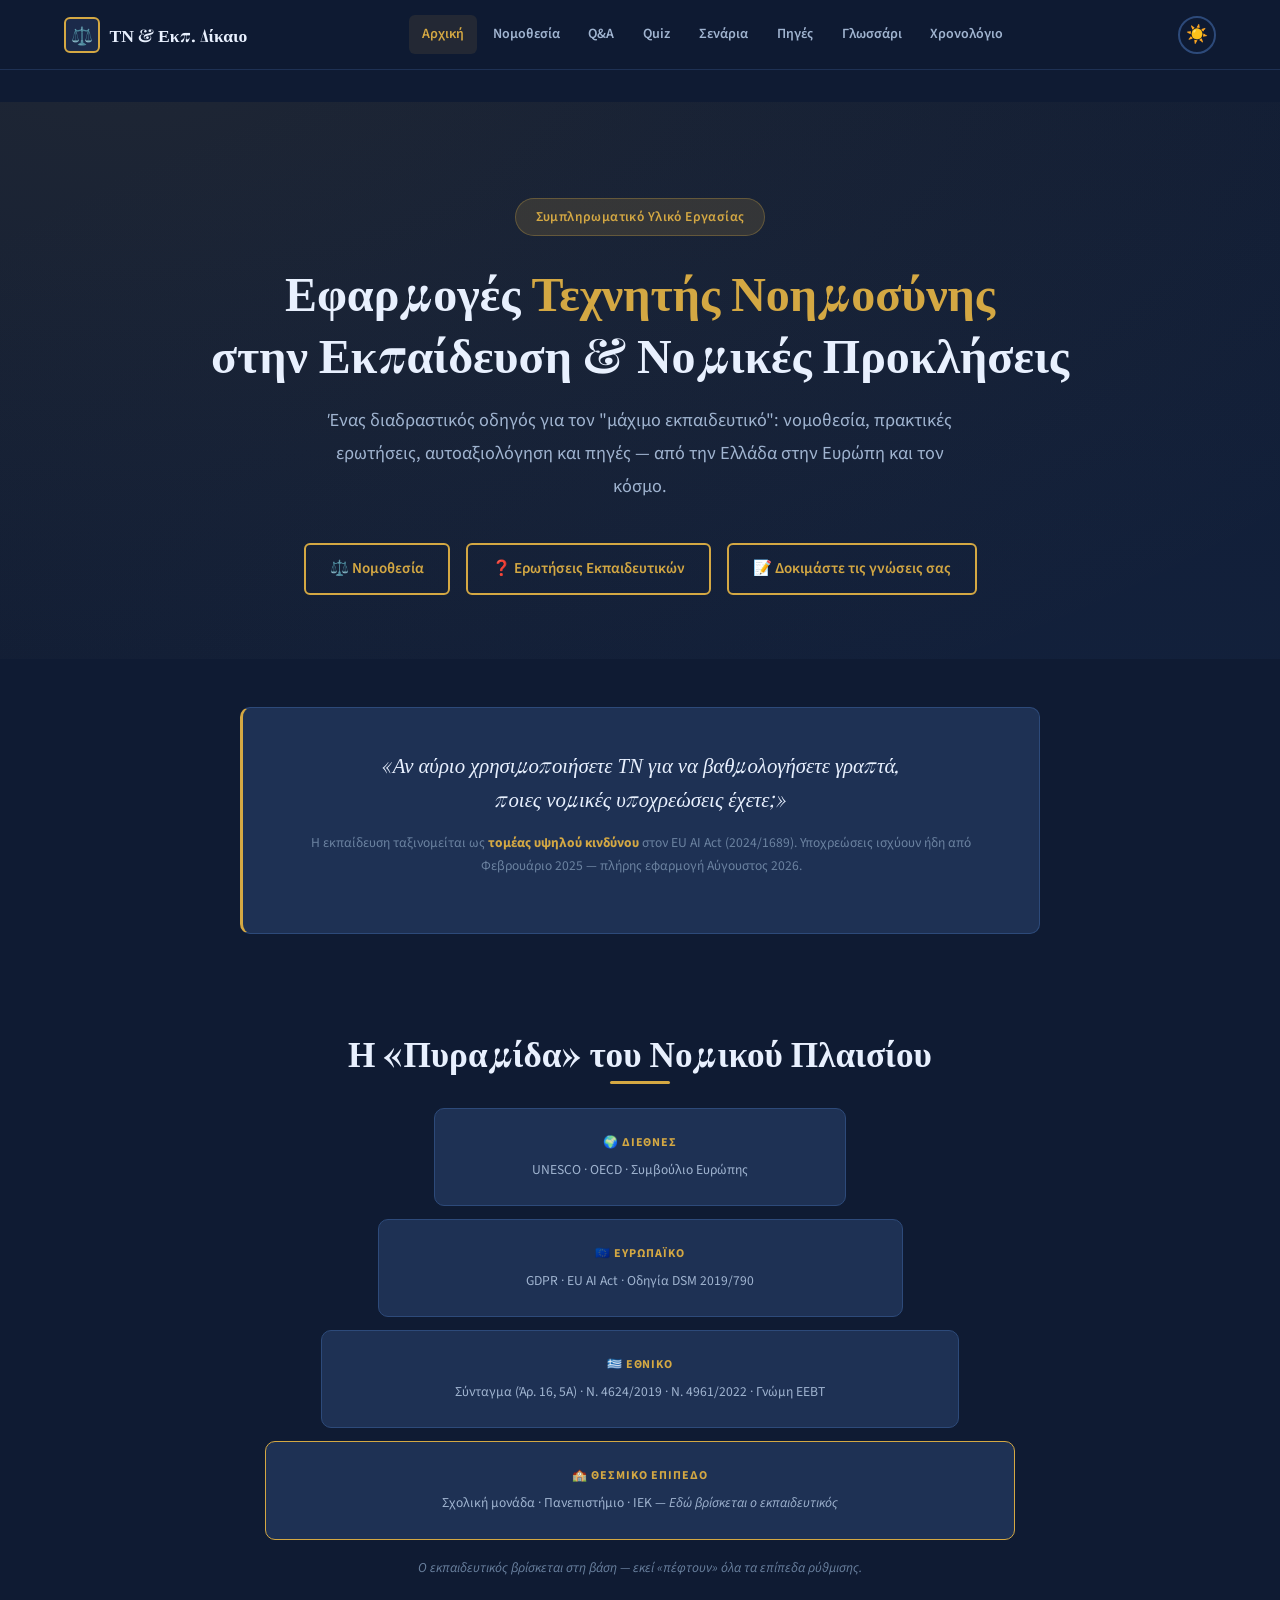
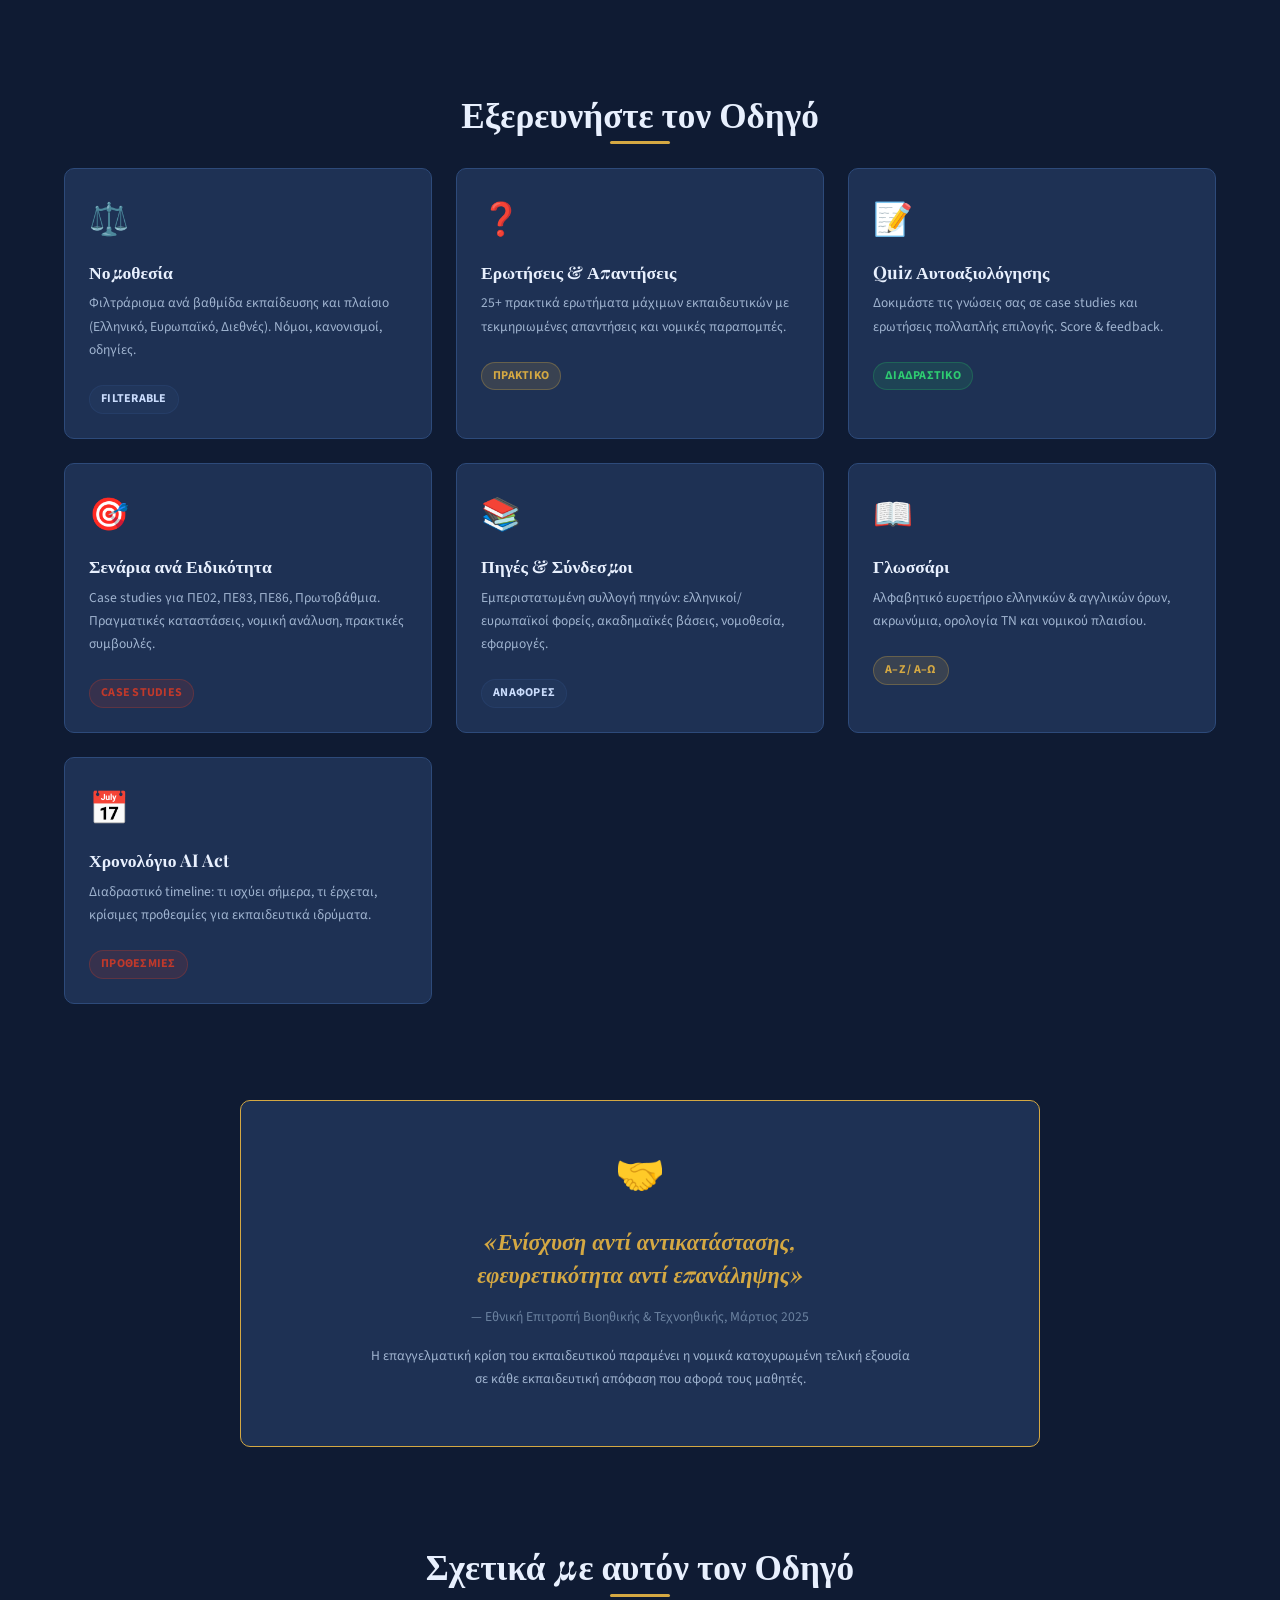
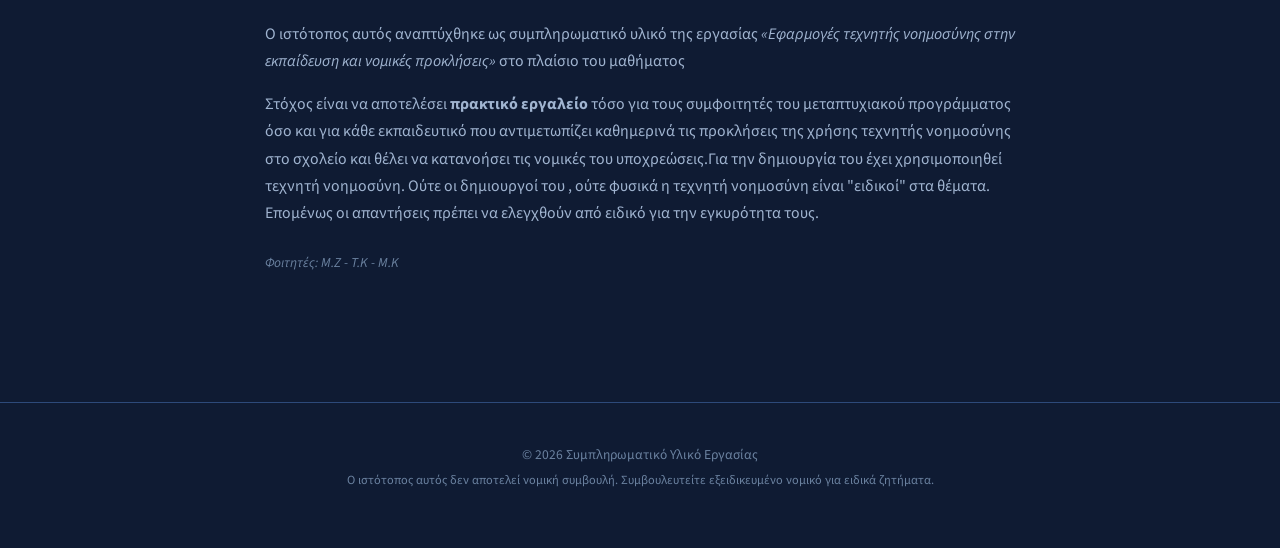
<file: index.html>
<!DOCTYPE html>
<html lang="el" data-theme="dark">
<head>
  <meta charset="UTF-8">
  <meta name="viewport" content="width=device-width, initial-scale=1.0">
  <title>ΤΝ & Εκπαιδευτικό Δίκαιο — Οδηγός για τον Μάχιμο Εκπαιδευτικό</title>
  <meta name="description" content="Διαδραστικός οδηγός νομικού πλαισίου τεχνητής νοημοσύνης στην εκπαίδευση. Νομοθεσία, Q&A, Quiz, Γλωσσάρι, Πηγές.">
  <link rel="stylesheet" href="css/style.css">
</head>
<body>

  <!-- ===== HEADER ===== -->
  <header class="site-header">
    <div class="header-inner">
      <a href="index.html" class="logo">
        <span class="logo-icon">⚖️</span>
        <span>ΤΝ & Εκπ. Δίκαιο</span>
      </a>
      <nav class="main-nav">
        <a href="index.html" class="active">Αρχική</a>
        <a href="legislation.html">Νομοθεσία</a>
        <a href="qa.html">Q&A</a>
        <a href="quiz.html">Quiz</a>
        <a href="scenarios.html">Σενάρια</a>
        <a href="resources.html">Πηγές</a>
        <a href="glossary.html">Γλωσσάρι</a>
        <a href="timeline.html">Χρονολόγιο</a>
      </nav>
      <button class="theme-toggle" aria-label="Εναλλαγή θέματος">☀️</button>
      <button class="hamburger" aria-label="Μενού">
        <span></span><span></span><span></span>
      </button>
    </div>
  </header>

  <!-- ===== ΚΥΡΙΟ ΠΕΡΙΕΧΟΜΕΝΟ ===== -->
  <main class="page-content">

    <!-- HERO -->
    <section class="hero">
      <div class="container hero-content">
        <div class="hero-badge">Συμπληρωματικό Υλικό  Εργασίας  </div>
        <h1>Εφαρμογές <span class="highlight">Τεχνητής Νοημοσύνης</span><br>στην Εκπαίδευση &amp; Νομικές Προκλήσεις</h1>
        <p class="hero-subtitle">
          Ένας  διαδραστικός οδηγός για τον "μάχιμο εκπαιδευτικό": νομοθεσία, πρακτικές ερωτήσεις,
          αυτοαξιολόγηση και πηγές — από την Ελλάδα στην Ευρώπη και τον κόσμο.
        </p>
        <div style="display: flex; gap: 1rem; justify-content: center; flex-wrap: wrap;">
          <a href="legislation.html" class="btn btn-outline">⚖️ Νομοθεσία</a>
          <a href="qa.html" class="btn btn-outline">❓ Ερωτήσεις Εκπαιδευτικών</a>
          <a href="quiz.html" class="btn btn-outline">📝 Δοκιμάστε τις γνώσεις σας</a>
        </div>
      </div>
    </section>

    <!-- ΕΡΩΤΗΜΑ-ΠΡΟΚΛΗΣΗ -->
    <section class="section">
      <div class="container">
        <div class="card card-accent fade-in" style="max-width: 800px; margin: 0 auto; text-align: center; padding: 2.5rem;">
          <p style="font-family: var(--font-display); font-size: 1.3rem; font-style: italic; color: var(--text-primary); line-height: 1.6; margin-bottom: 1rem;">
            «Αν αύριο χρησιμοποιήσετε ΤΝ για να βαθμολογήσετε γραπτά,<br>ποιες νομικές υποχρεώσεις έχετε;»
          </p>
          <p class="text-sm text-muted">
            Η εκπαίδευση ταξινομείται ως <strong class="text-gold">τομέας υψηλού κινδύνου</strong> στον EU AI Act (2024/1689).
            Υποχρεώσεις ισχύουν ήδη από Φεβρουάριο 2025 — πλήρης εφαρμογή Αύγουστος 2026.
          </p>
        </div>
      </div>
    </section>

    <!-- ΠΥΡΑΜΙΔΑ ΝΟΜΙΚΟΥ ΠΛΑΙΣΙΟΥ -->
    <section class="section">
      <div class="container">
        <h2 class="section-title centered fade-in">Η «Πυραμίδα» του Νομικού Πλαισίου</h2>
        <div class="fade-in" style="max-width: 750px; margin: 0 auto;">
          <!-- Επίπεδα πυραμίδας -->
          <div style="display: flex; flex-direction: column; gap: 0.8rem; align-items: center;">
            <!-- Διεθνές -->
            <div class="card" style="width: 55%; text-align: center; border-color: var(--mid-blue);">
              <div style="font-size: 0.75rem; font-weight: 700; color: var(--gold); text-transform: uppercase; letter-spacing: 0.08em; margin-bottom: 0.3rem;">🌍 Διεθνές</div>
              <div class="text-sm" style="color: var(--text-secondary);">UNESCO · OECD · Συμβούλιο Ευρώπης</div>
            </div>
            <!-- Ευρωπαϊκό -->
            <div class="card" style="width: 70%; text-align: center; border-color: var(--mid-blue);">
              <div style="font-size: 0.75rem; font-weight: 700; color: var(--gold); text-transform: uppercase; letter-spacing: 0.08em; margin-bottom: 0.3rem;">🇪🇺 Ευρωπαϊκό</div>
              <div class="text-sm" style="color: var(--text-secondary);">GDPR · EU AI Act · Οδηγία DSM 2019/790</div>
            </div>
            <!-- Εθνικό -->
            <div class="card" style="width: 85%; text-align: center; border-color: var(--mid-blue);">
              <div style="font-size: 0.75rem; font-weight: 700; color: var(--gold); text-transform: uppercase; letter-spacing: 0.08em; margin-bottom: 0.3rem;">🇬🇷 Εθνικό</div>
              <div class="text-sm" style="color: var(--text-secondary);">Σύνταγμα (Άρ. 16, 5Α) · Ν. 4624/2019 · Ν. 4961/2022 · Γνώμη ΕΕΒΤ</div>
            </div>
            <!-- Θεσμικό -->
            <div class="card" style="width: 100%; text-align: center; border-color: var(--gold);">
              <div style="font-size: 0.75rem; font-weight: 700; color: var(--gold); text-transform: uppercase; letter-spacing: 0.08em; margin-bottom: 0.3rem;">🏫 Θεσμικό Επίπεδο</div>
              <div class="text-sm" style="color: var(--text-secondary);">Σχολική μονάδα · Πανεπιστήμιο · ΙΕΚ — <em>Εδώ βρίσκεται ο εκπαιδευτικός</em></div>
            </div>
          </div>
          <p class="text-sm text-muted text-center mt-2" style="font-style: italic;">
            Ο εκπαιδευτικός βρίσκεται στη βάση — εκεί «πέφτουν» όλα τα επίπεδα ρύθμισης.
          </p>
        </div>
      </div>
    </section>

    <!-- ΕΝΟΤΗΤΕΣ ΠΛΟΗΓΗΣΗΣ -->
    <section class="section">
      <div class="container">
        <h2 class="section-title centered fade-in">Εξερευνήστε τον Οδηγό</h2>
        <div class="card-grid-3 stagger">

          <!-- Νομοθεσία -->
          <a href="legislation.html" class="card" style="text-decoration: none;">
            <div style="font-size: 2rem; margin-bottom: 0.8rem;">⚖️</div>
            <h3 style="font-size: 1.1rem; margin-bottom: 0.5rem;">Νομοθεσία</h3>
            <p class="text-sm">Φιλτράρισμα ανά βαθμίδα εκπαίδευσης και πλαίσιο (Ελληνικό, Ευρωπαϊκό, Διεθνές). Νόμοι, κανονισμοί, οδηγίες.</p>
            <span class="badge badge-info mt-1">Filterable</span>
          </a>

          <!-- Q&A -->
          <a href="qa.html" class="card" style="text-decoration: none;">
            <div style="font-size: 2rem; margin-bottom: 0.8rem;">❓</div>
            <h3 style="font-size: 1.1rem; margin-bottom: 0.5rem;">Ερωτήσεις & Απαντήσεις</h3>
            <p class="text-sm">25+ πρακτικά ερωτήματα μάχιμων εκπαιδευτικών με τεκμηριωμένες απαντήσεις και νομικές παραπομπές.</p>
            <span class="badge badge-obligation mt-1">Πρακτικό</span>
          </a>

          <!-- Quiz -->
          <a href="quiz.html" class="card" style="text-decoration: none;">
            <div style="font-size: 2rem; margin-bottom: 0.8rem;">📝</div>
            <h3 style="font-size: 1.1rem; margin-bottom: 0.5rem;">Quiz Αυτοαξιολόγησης</h3>
            <p class="text-sm">Δοκιμάστε τις γνώσεις σας σε case studies και ερωτήσεις πολλαπλής επιλογής. Score & feedback.</p>
            <span class="badge badge-green mt-1">Διαδραστικό</span>
          </a>

          <!-- Σενάρια ανά Ειδικότητα -->
          <a href="scenarios.html" class="card" style="text-decoration: none;">
            <div style="font-size: 2rem; margin-bottom: 0.8rem;">🎯</div>
            <h3 style="font-size: 1.1rem; margin-bottom: 0.5rem;">Σενάρια ανά Ειδικότητα</h3>
            <p class="text-sm">Case studies για ΠΕ02, ΠΕ83, ΠΕ86, Πρωτοβάθμια. Πραγματικές καταστάσεις, νομική ανάλυση, πρακτικές συμβουλές.</p>
            <span class="badge badge-high-risk mt-1">Case Studies</span>
          </a>

          <!-- Πηγές -->
          <a href="resources.html" class="card" style="text-decoration: none;">
            <div style="font-size: 2rem; margin-bottom: 0.8rem;">📚</div>
            <h3 style="font-size: 1.1rem; margin-bottom: 0.5rem;">Πηγές & Σύνδεσμοι</h3>
            <p class="text-sm">Εμπεριστατωμένη συλλογή πηγών: ελληνικοί/ευρωπαϊκοί φορείς, ακαδημαϊκές βάσεις, νομοθεσία, εφαρμογές.</p>
            <span class="badge badge-info mt-1">Αναφορές</span>
          </a>

          <!-- Γλωσσάρι -->
          <a href="glossary.html" class="card" style="text-decoration: none;">
            <div style="font-size: 2rem; margin-bottom: 0.8rem;">📖</div>
            <h3 style="font-size: 1.1rem; margin-bottom: 0.5rem;">Γλωσσάρι</h3>
            <p class="text-sm">Αλφαβητικό ευρετήριο ελληνικών & αγγλικών όρων, ακρωνύμια, ορολογία ΤΝ και νομικού πλαισίου.</p>
            <span class="badge badge-obligation mt-1">A–Z / Α–Ω</span>
          </a>

          <!-- Χρονολόγιο -->
          <a href="timeline.html" class="card" style="text-decoration: none;">
            <div style="font-size: 2rem; margin-bottom: 0.8rem;">📅</div>
            <h3 style="font-size: 1.1rem; margin-bottom: 0.5rem;">Χρονολόγιο AI Act</h3>
            <p class="text-sm">Διαδραστικό timeline: τι ισχύει σήμερα, τι έρχεται, κρίσιμες προθεσμίες για εκπαιδευτικά ιδρύματα.</p>
            <span class="badge badge-high-risk mt-1">Προθεσμίες</span>
          </a>

        </div>
      </div>
    </section>

    <!-- ΚΕΝΤΡΙΚΗ ΑΡΧΗ -->
    <section class="section">
      <div class="container">
        <div class="card fade-in" style="max-width: 800px; margin: 0 auto; text-align: center; padding: 2.5rem; border-color: var(--gold);">
          <div style="font-size: 2.5rem; margin-bottom: 1rem;">🤝</div>
          <h3 style="font-family: var(--font-display); font-size: 1.4rem; font-style: italic; color: var(--gold); margin-bottom: 0.8rem; line-height: 1.5;">
            «Ενίσχυση αντί αντικατάστασης,<br>εφευρετικότητα αντί επανάληψης»
          </h3>
          <p class="text-sm text-muted">
            — Εθνική Επιτροπή Βιοηθικής & Τεχνοηθικής, Μάρτιος 2025
          </p>
          <p class="text-sm mt-2" style="color: var(--text-secondary); max-width: 550px; margin-left: auto; margin-right: auto;">
            Η επαγγελματική κρίση του εκπαιδευτικού παραμένει η νομικά κατοχυρωμένη
            τελική εξουσία σε κάθε εκπαιδευτική απόφαση που αφορά τους μαθητές.
          </p>
        </div>
      </div>
    </section>

    <!-- ΣΧΕΤΙΚΑ ΜΕ ΤΗΝ ΕΡΓΑΣΙΑ -->
    <section class="section">
      <div class="container">
        <h2 class="section-title centered fade-in">Σχετικά με αυτόν τον Οδηγό</h2>
        <div class="fade-in" style="max-width: 750px; margin: 0 auto;">
          <p>
            Ο ιστότοπος αυτός αναπτύχθηκε ως συμπληρωματικό υλικό της εργασίας
            <em>«Εφαρμογές τεχνητής νοημοσύνης στην εκπαίδευση και νομικές προκλήσεις»</em>
            στο πλαίσιο του μαθήματος<!--  <strong>«Εκπαιδευτικό Δίκαιο & Θεσμικό Πλαίσιο Εκπαίδευσης»</strong>
            του ΠΜΣ Διοίκηση Εκπαίδευσης (Πανεπιστήμιο Πατρών, ακαδημαϊκό έτος 2025-2026). -->
          </p>
          <p>
            Στόχος είναι να αποτελέσει <strong>πρακτικό εργαλείο</strong> τόσο για τους συμφοιτητές του μεταπτυχιακού
            προγράμματος όσο και για κάθε εκπαιδευτικό που αντιμετωπίζει καθημερινά τις προκλήσεις
            της χρήσης τεχνητής νοημοσύνης στο σχολείο και θέλει να κατανοήσει τις νομικές του υποχρεώσεις.Για την δημιουργία του έχει χρησιμοποιηθεί τεχνητή νοημοσύνη. Ούτε οι δημιουργοί του , ούτε  φυσικά η τεχνητή νοημοσύνη είναι "ειδικοί" στα θέματα. Επομένως οι απαντήσεις  πρέπει να ελεγχθούν από ειδικό για την εγκυρότητα τους.
          </p>
          <p class="text-sm text-muted" style="margin-top: 1.5rem; font-style: italic;">
            <!-- Διδάσκουσα: Νίκη Γεωργιάδου, Αναπληρώτρια Καθηγήτρια Πανεπιστημίου Πατρών<br> -->
            <!-- Φοιτητές: Μαρίνα Ζάχου — Μιχάλης Κεσσόγλου · Μάιος 2026 -->
            Φοιτητές: Μ.Ζ - Τ.Κ - Μ.Κ
          </p>
        </div>
      </div>
    </section>

  </main>

  <!-- ===== FOOTER ===== -->
  <footer class="site-footer">
    <div class="container">
      <p class="footer-text">
        © 2026 Συμπληρωματικό Υλικό  Εργασίας <br>
        <!-- στο μάθημα "Εκπαιδευτικό Δίκαιο & Θεσμικό Πλαίσιο Εκπαίδευσης"<br> -->
        <span class="text-xs">Ο ιστότοπος αυτός δεν αποτελεί νομική συμβουλή. Συμβουλευτείτε εξειδικευμένο νομικό για ειδικά ζητήματα.</span>
      </p>
    </div>
  </footer>

  <!-- Back to top -->
  <button class="back-to-top" aria-label="Πίσω στην κορυφή">↑</button>

  <!-- Scripts -->
  <script src="js/main.js"></script>
</body>
</html>
</file>
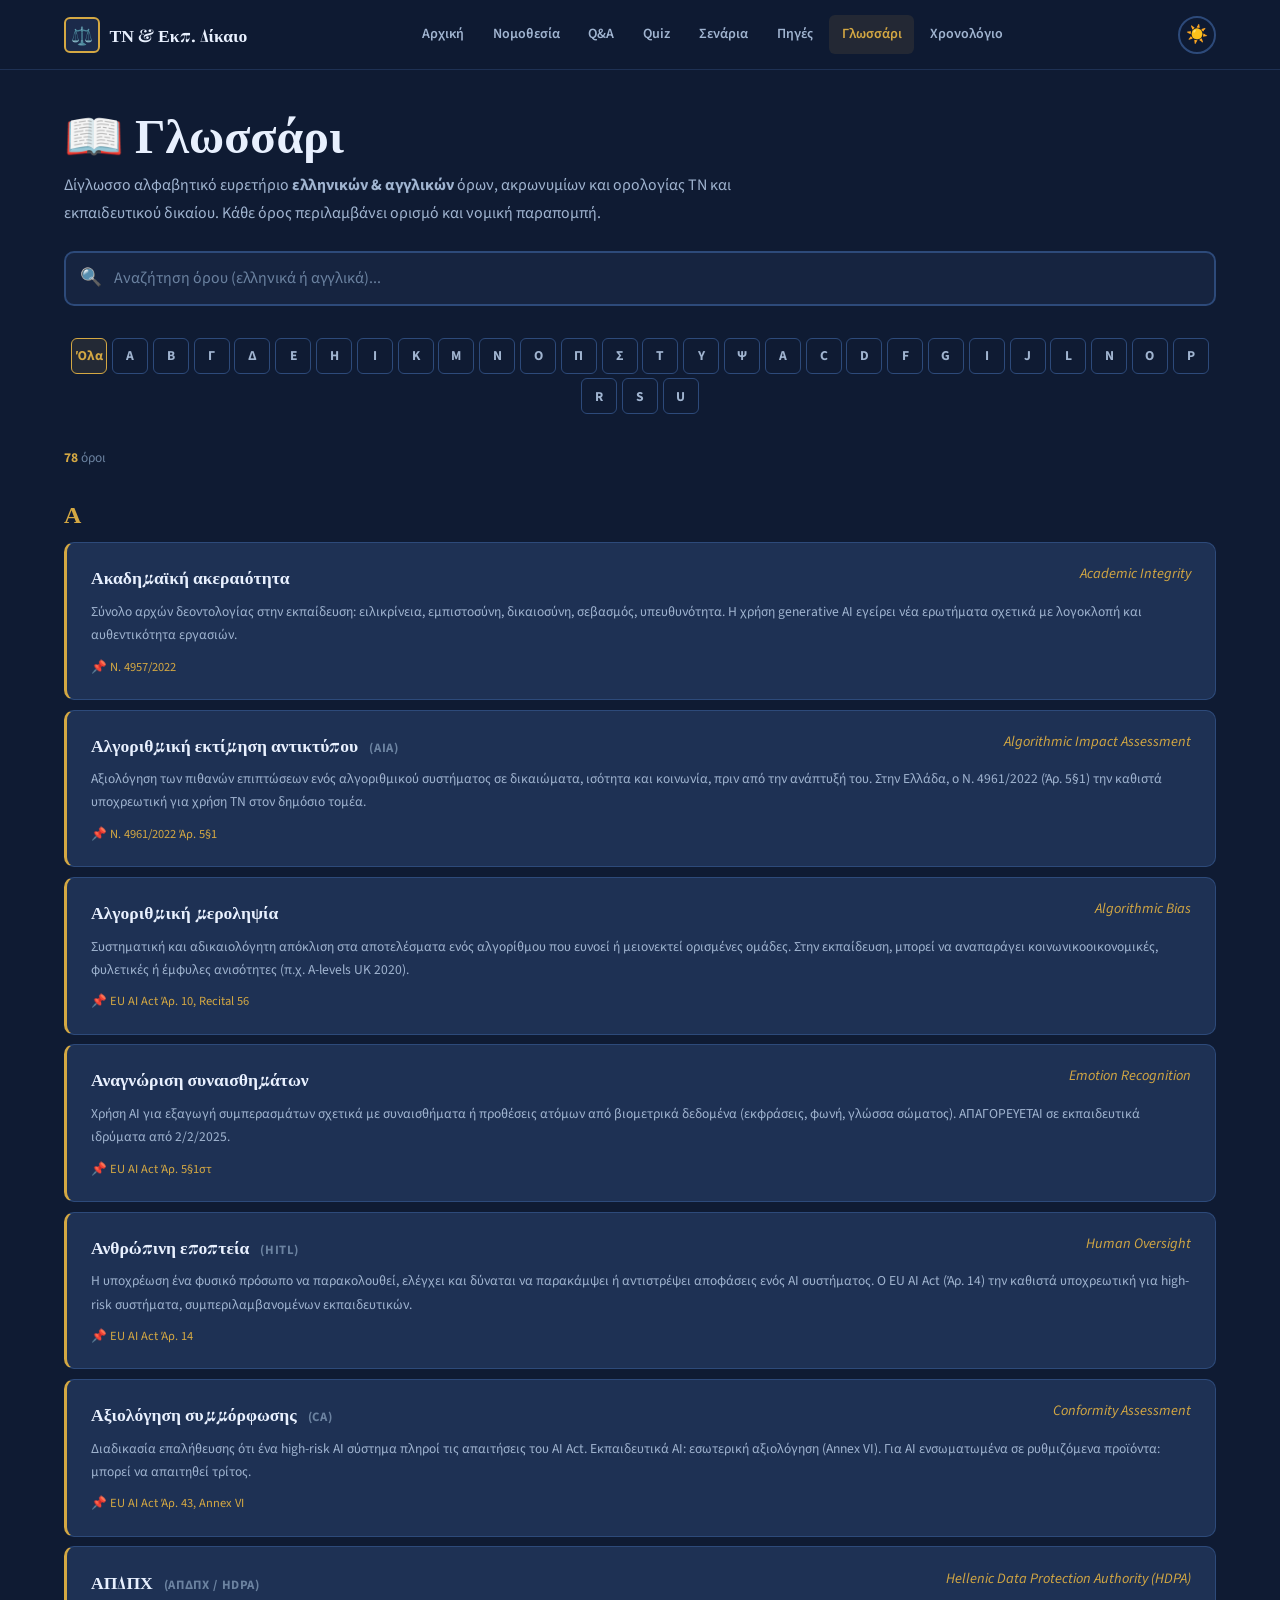
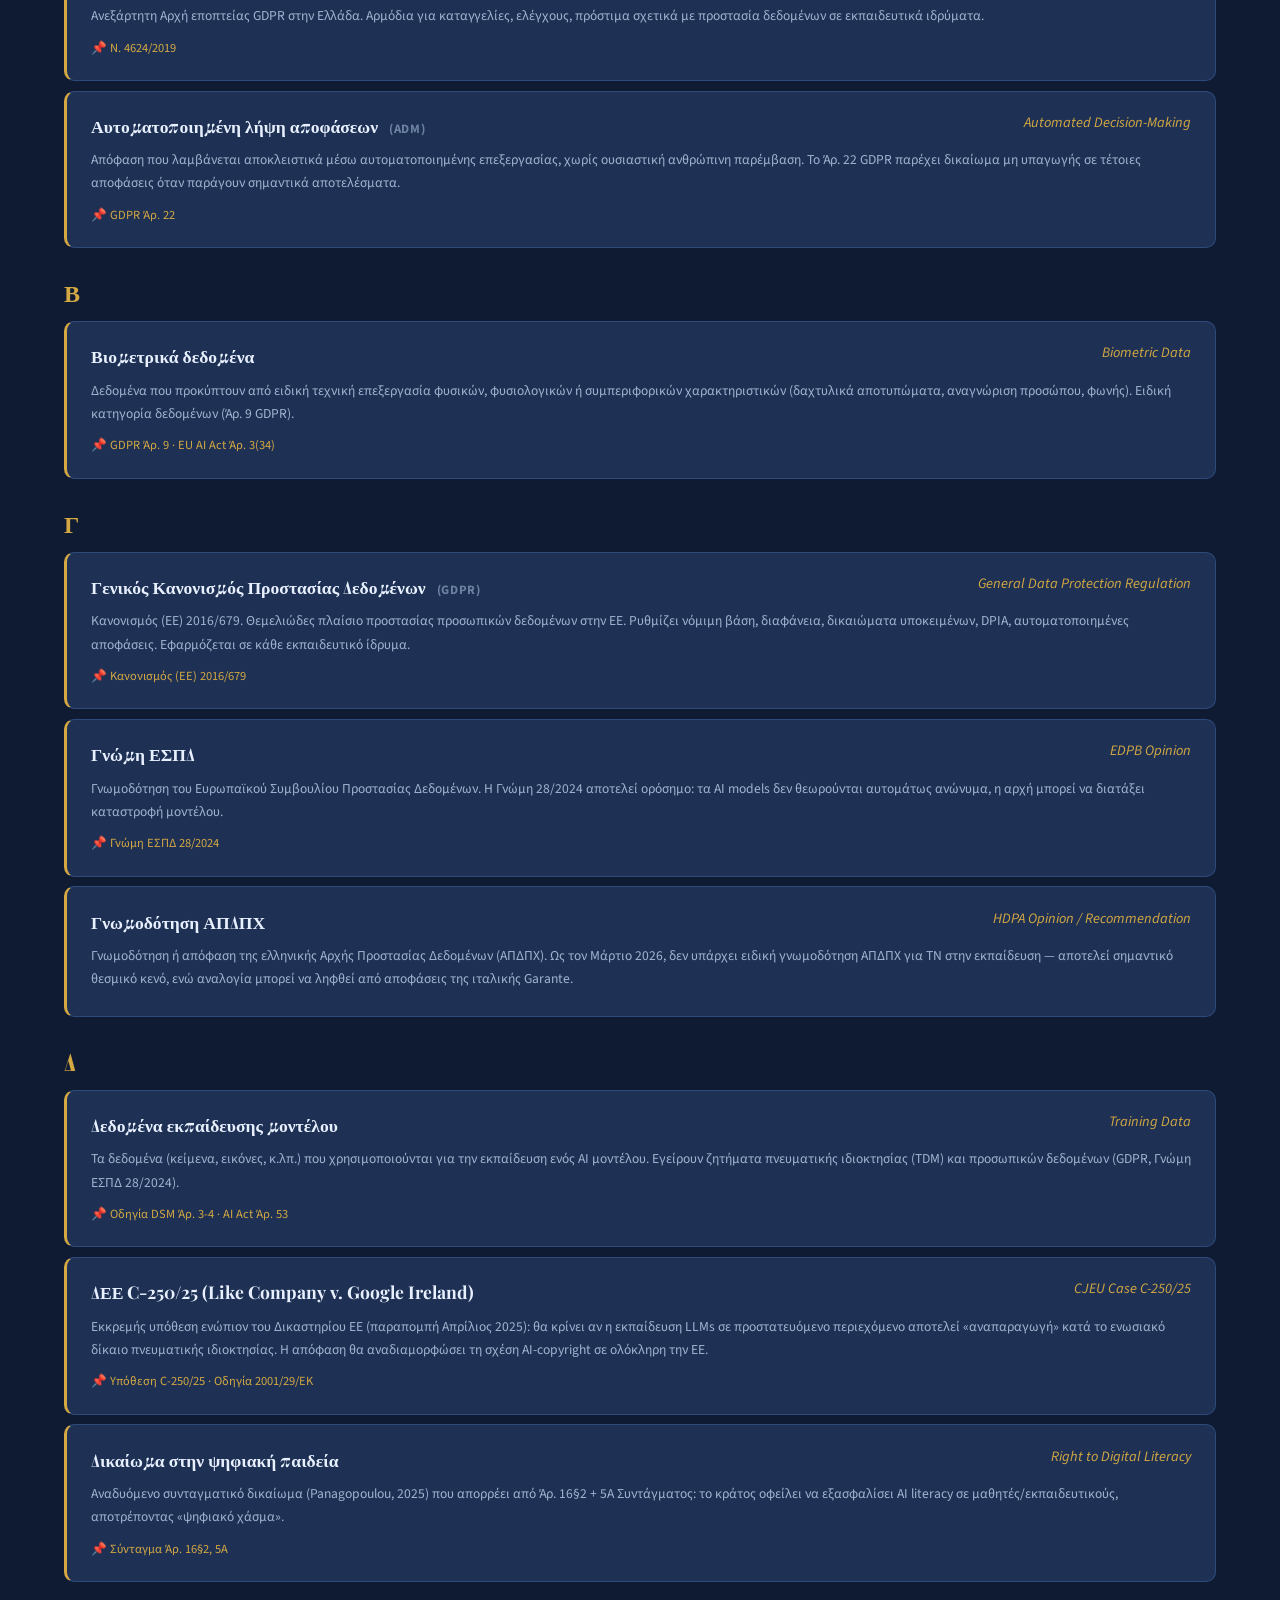
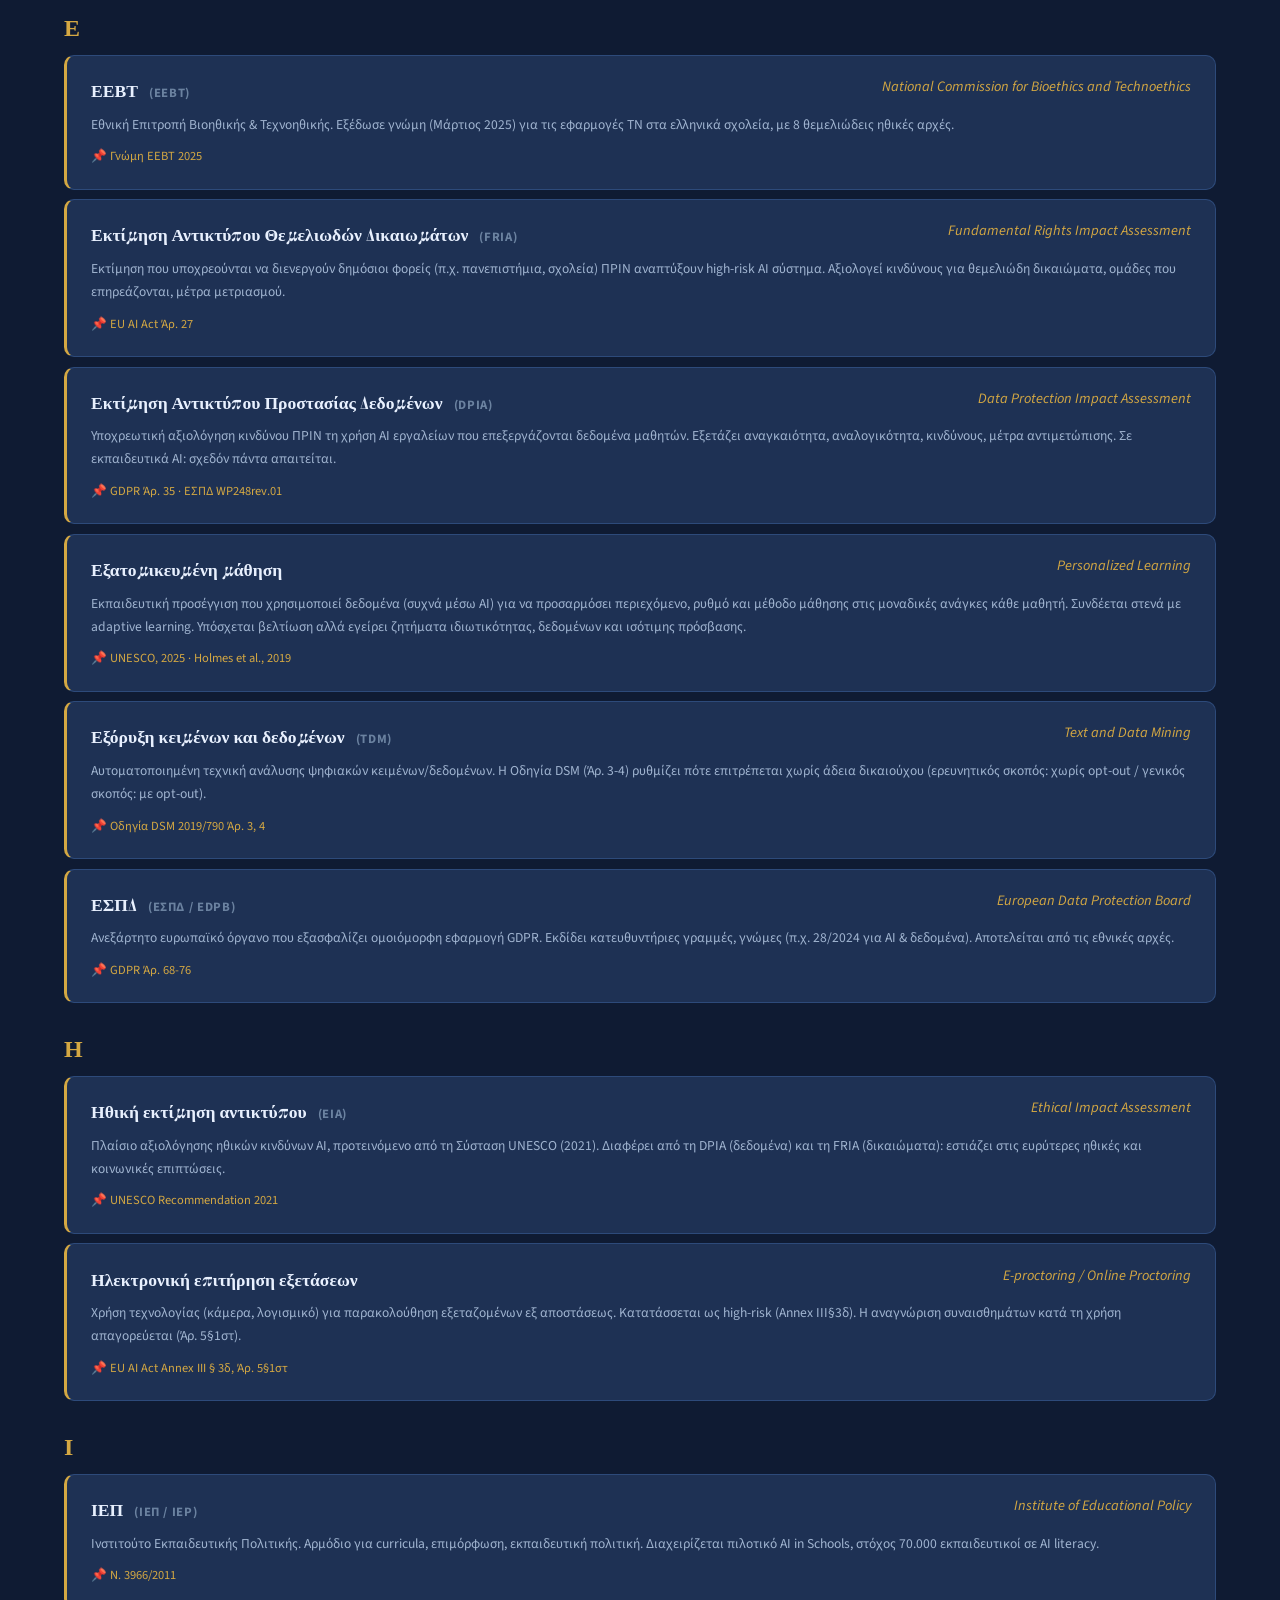
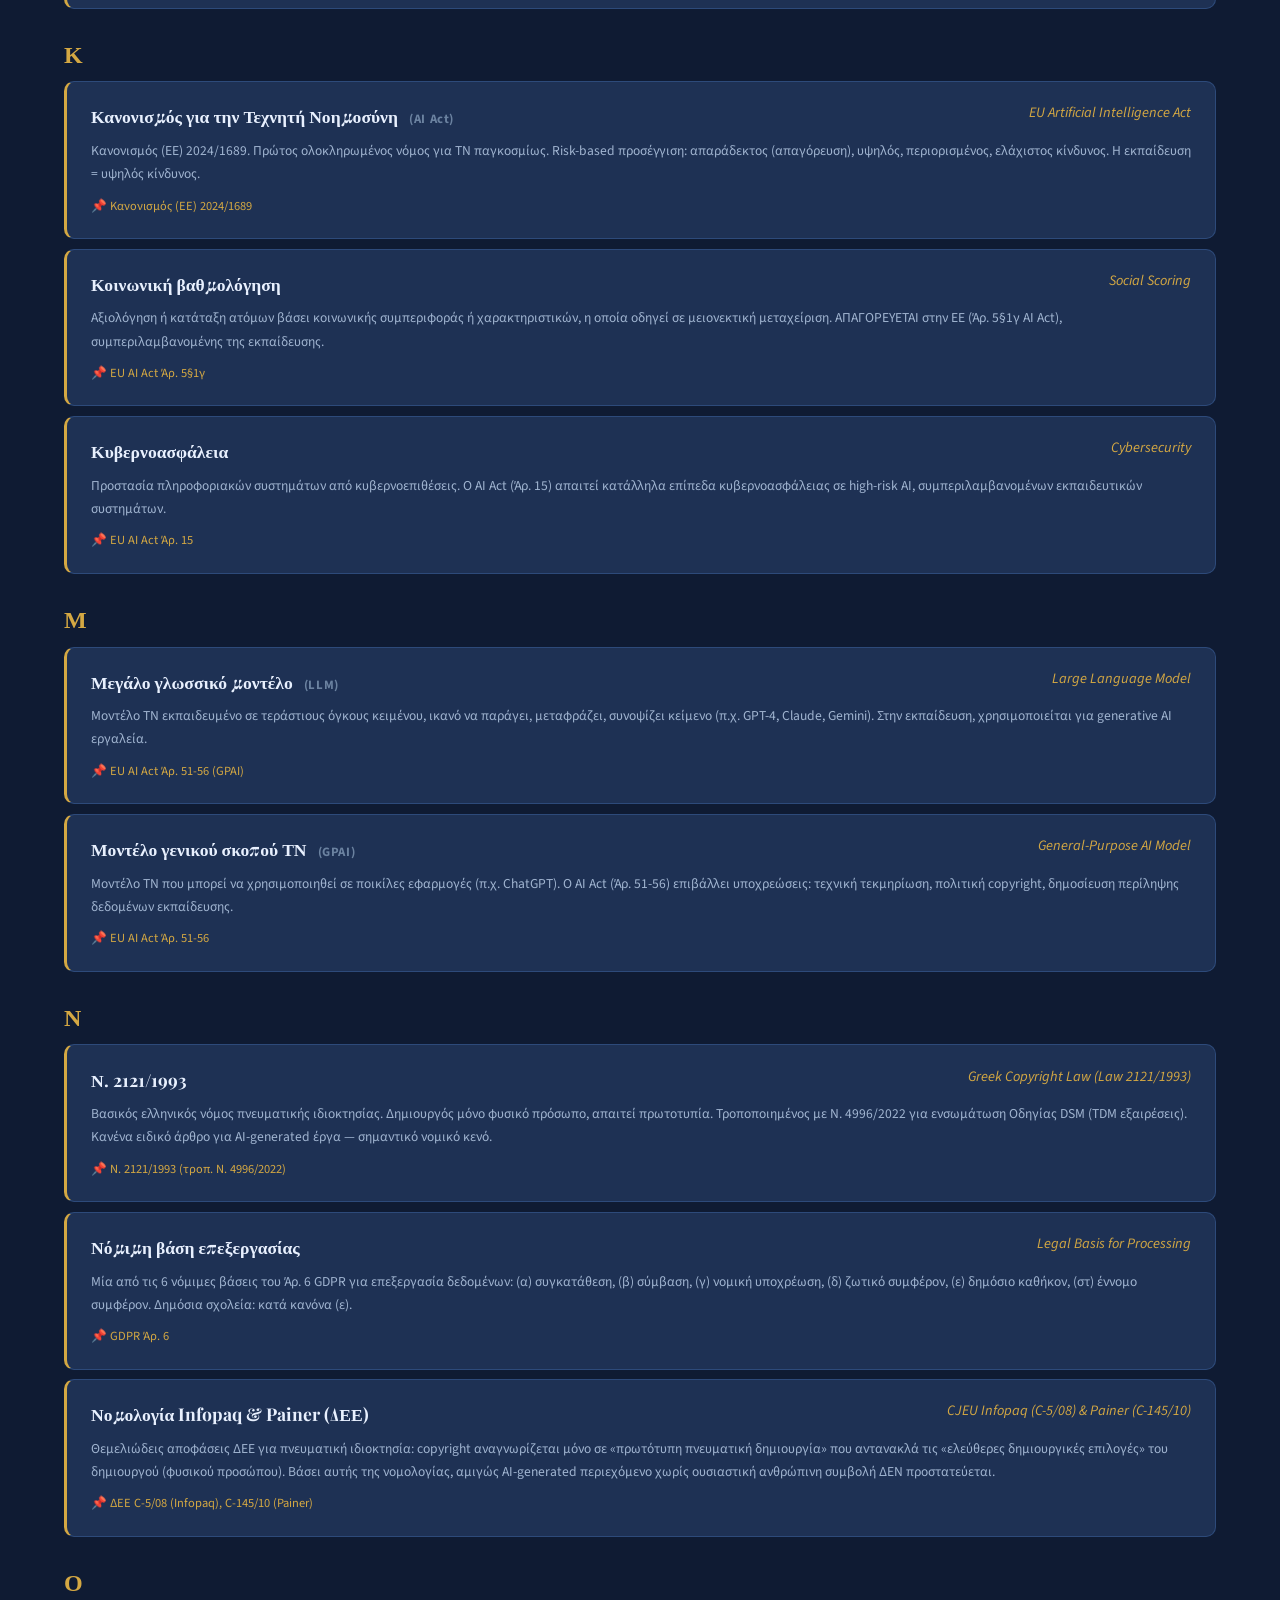
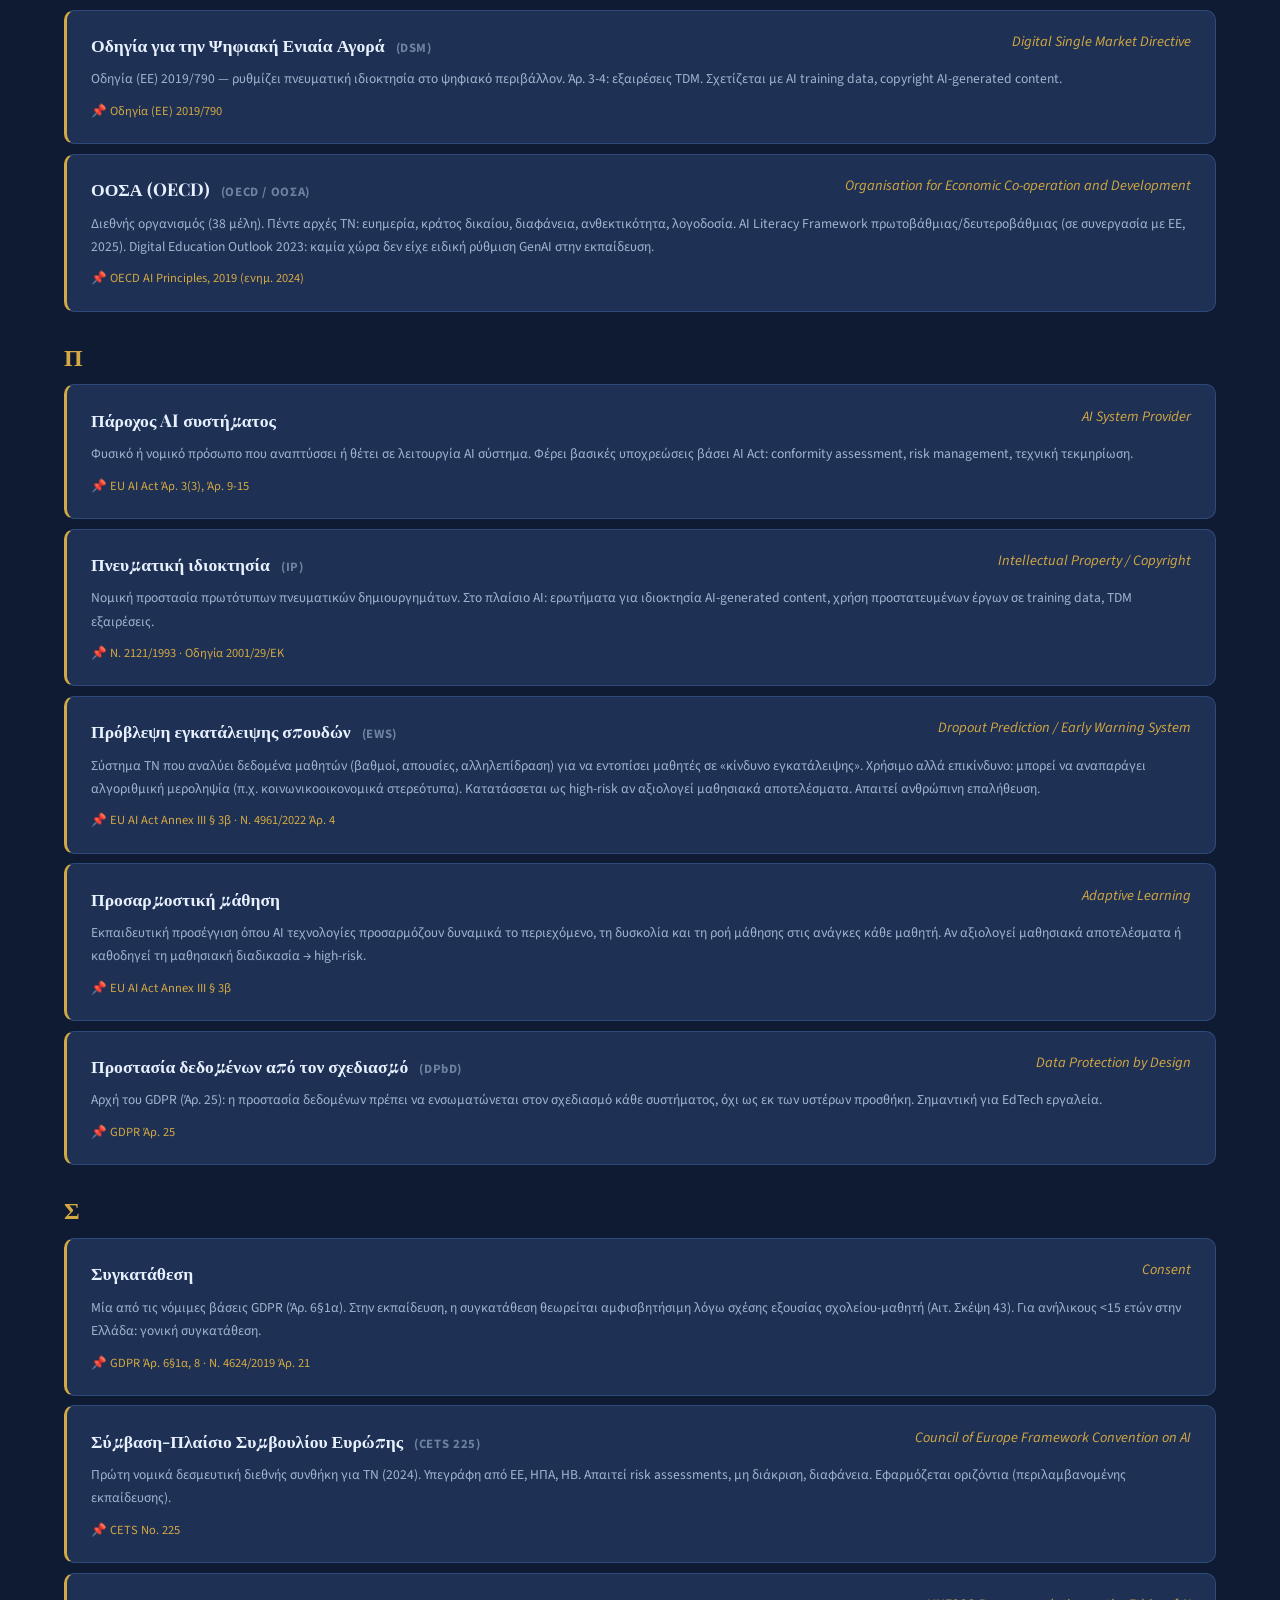
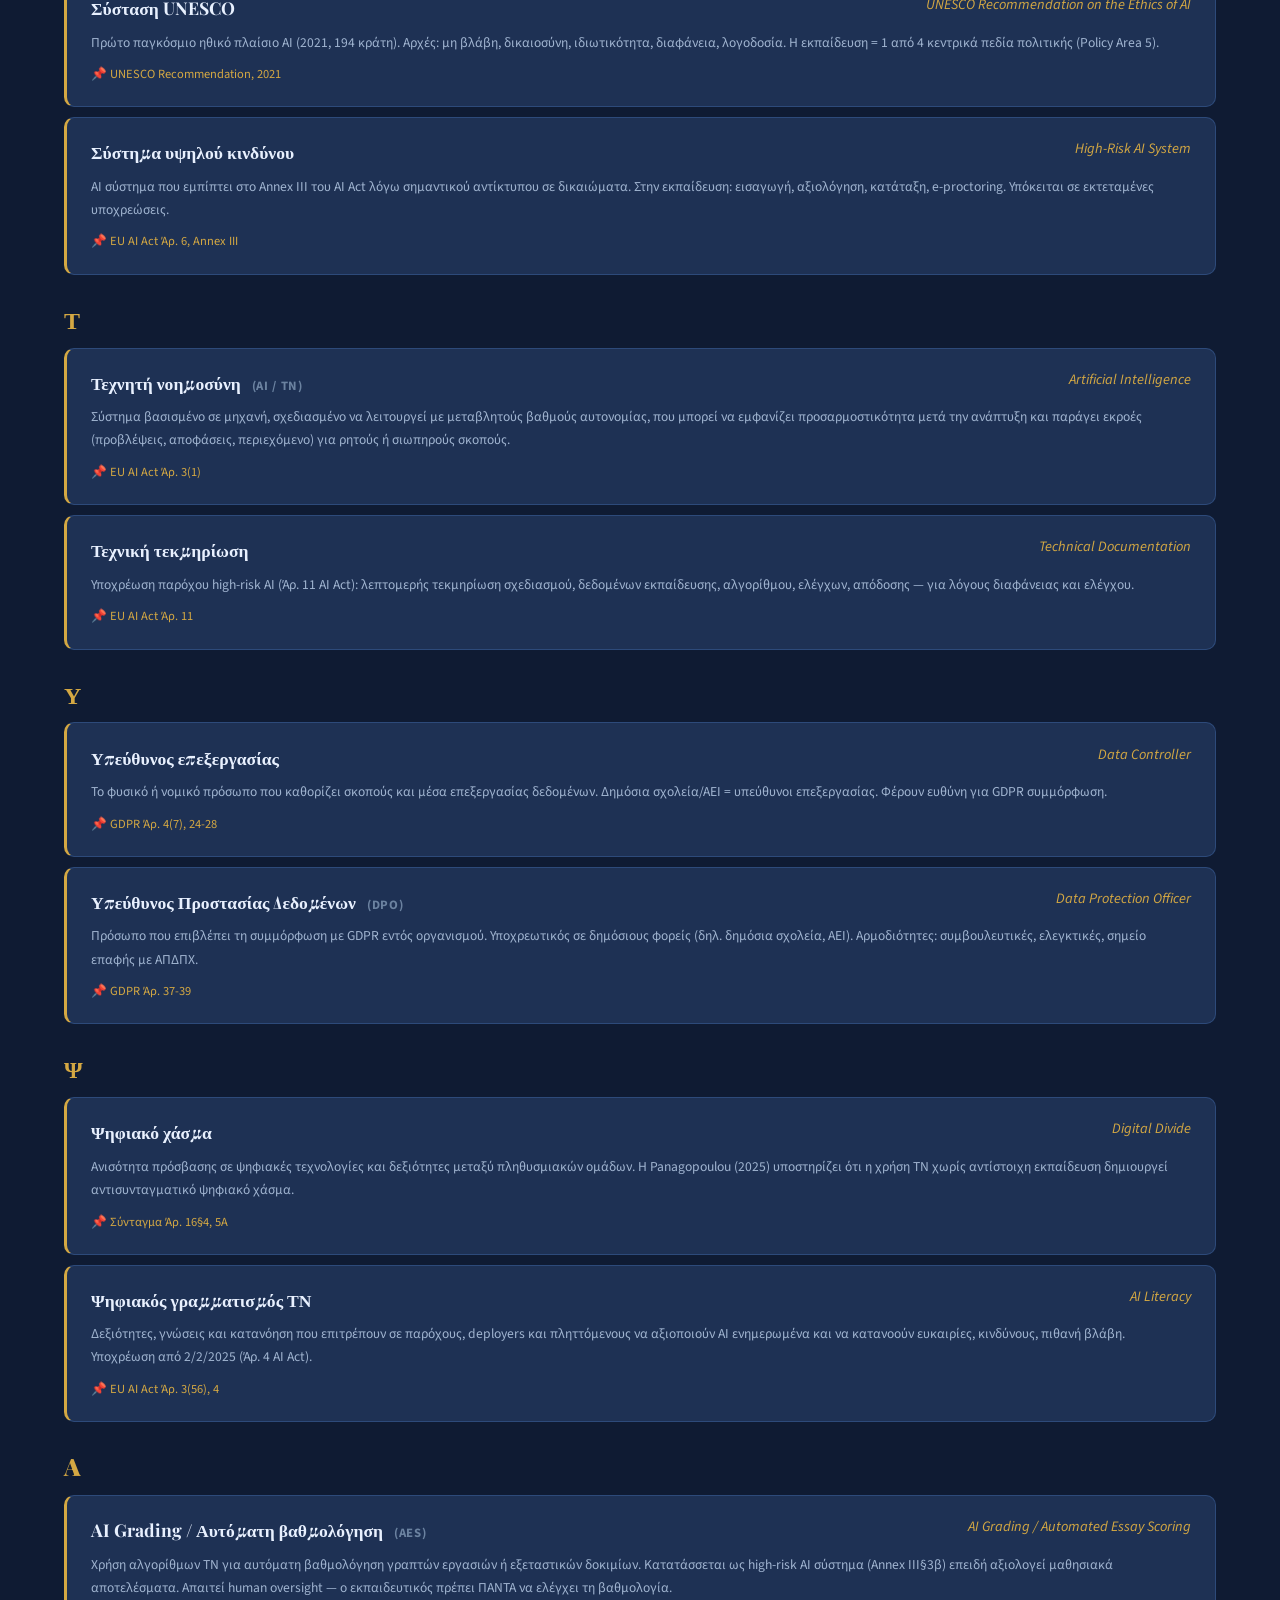
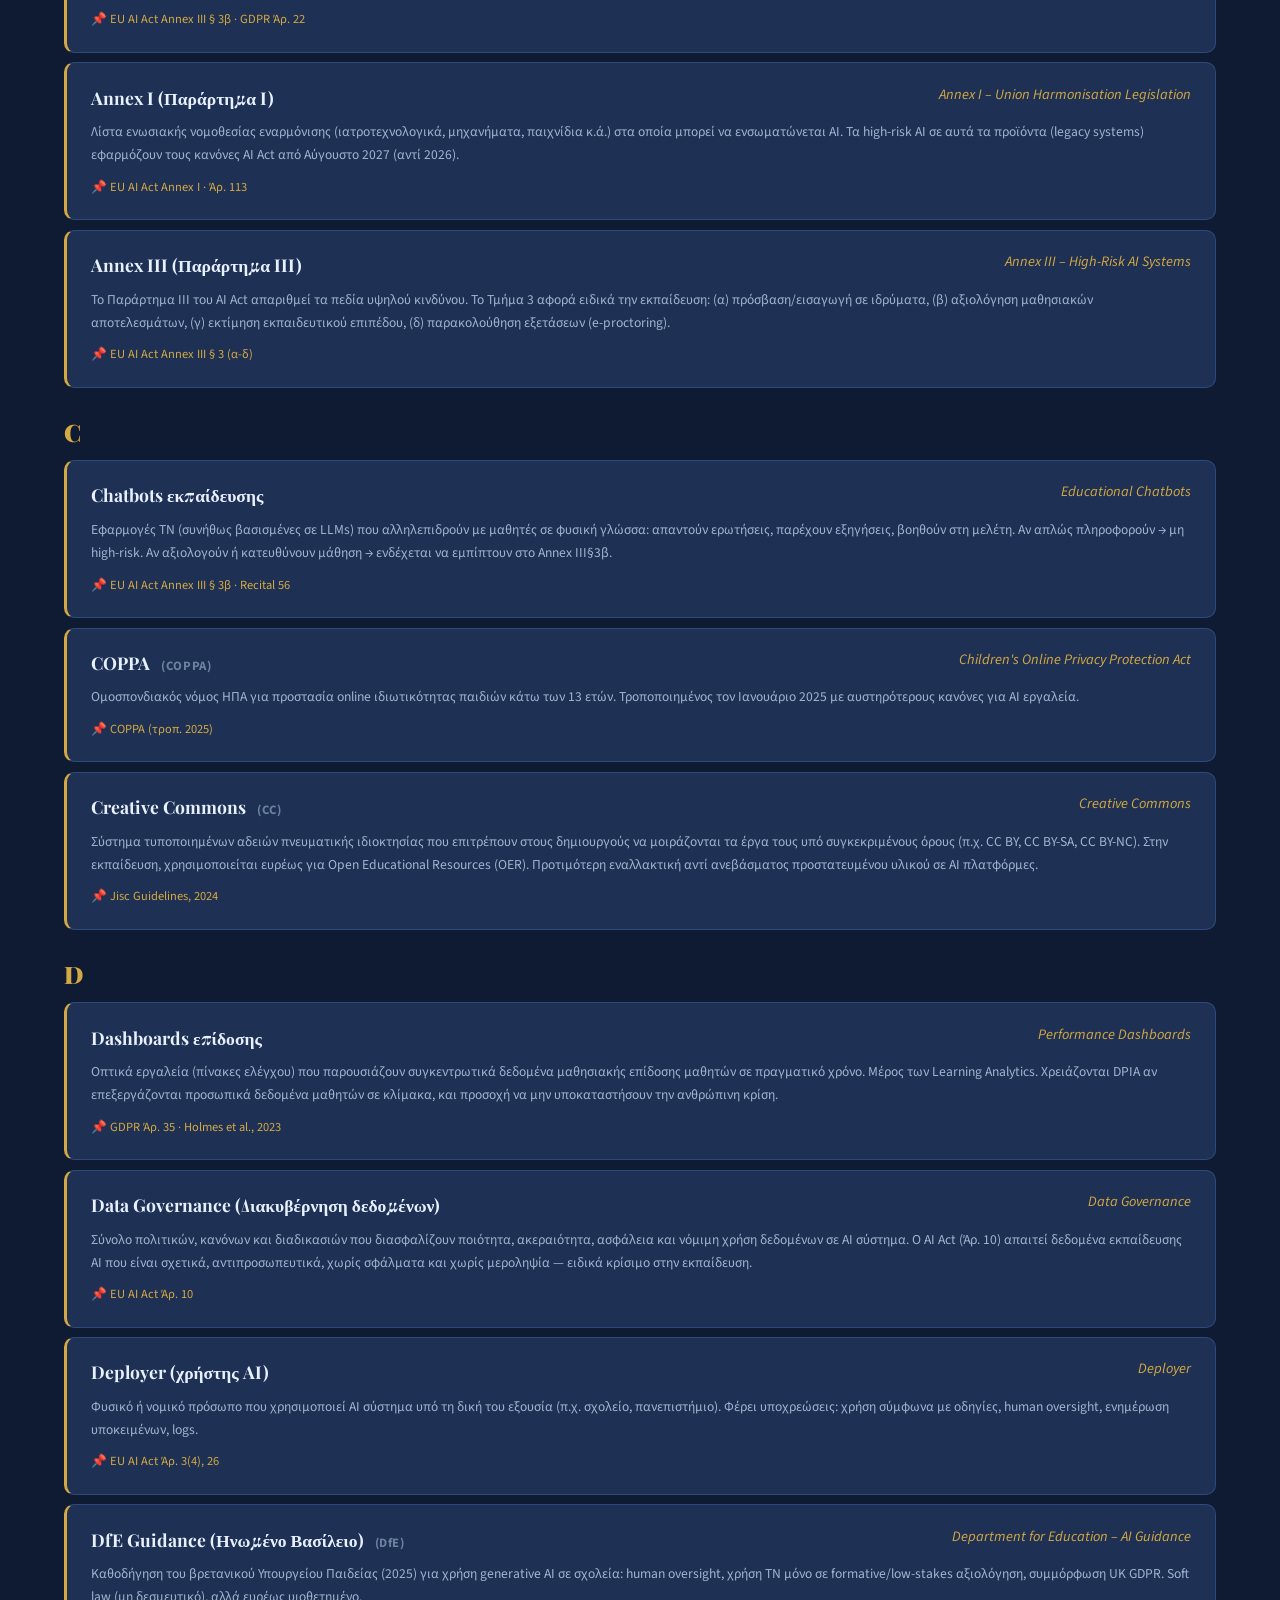
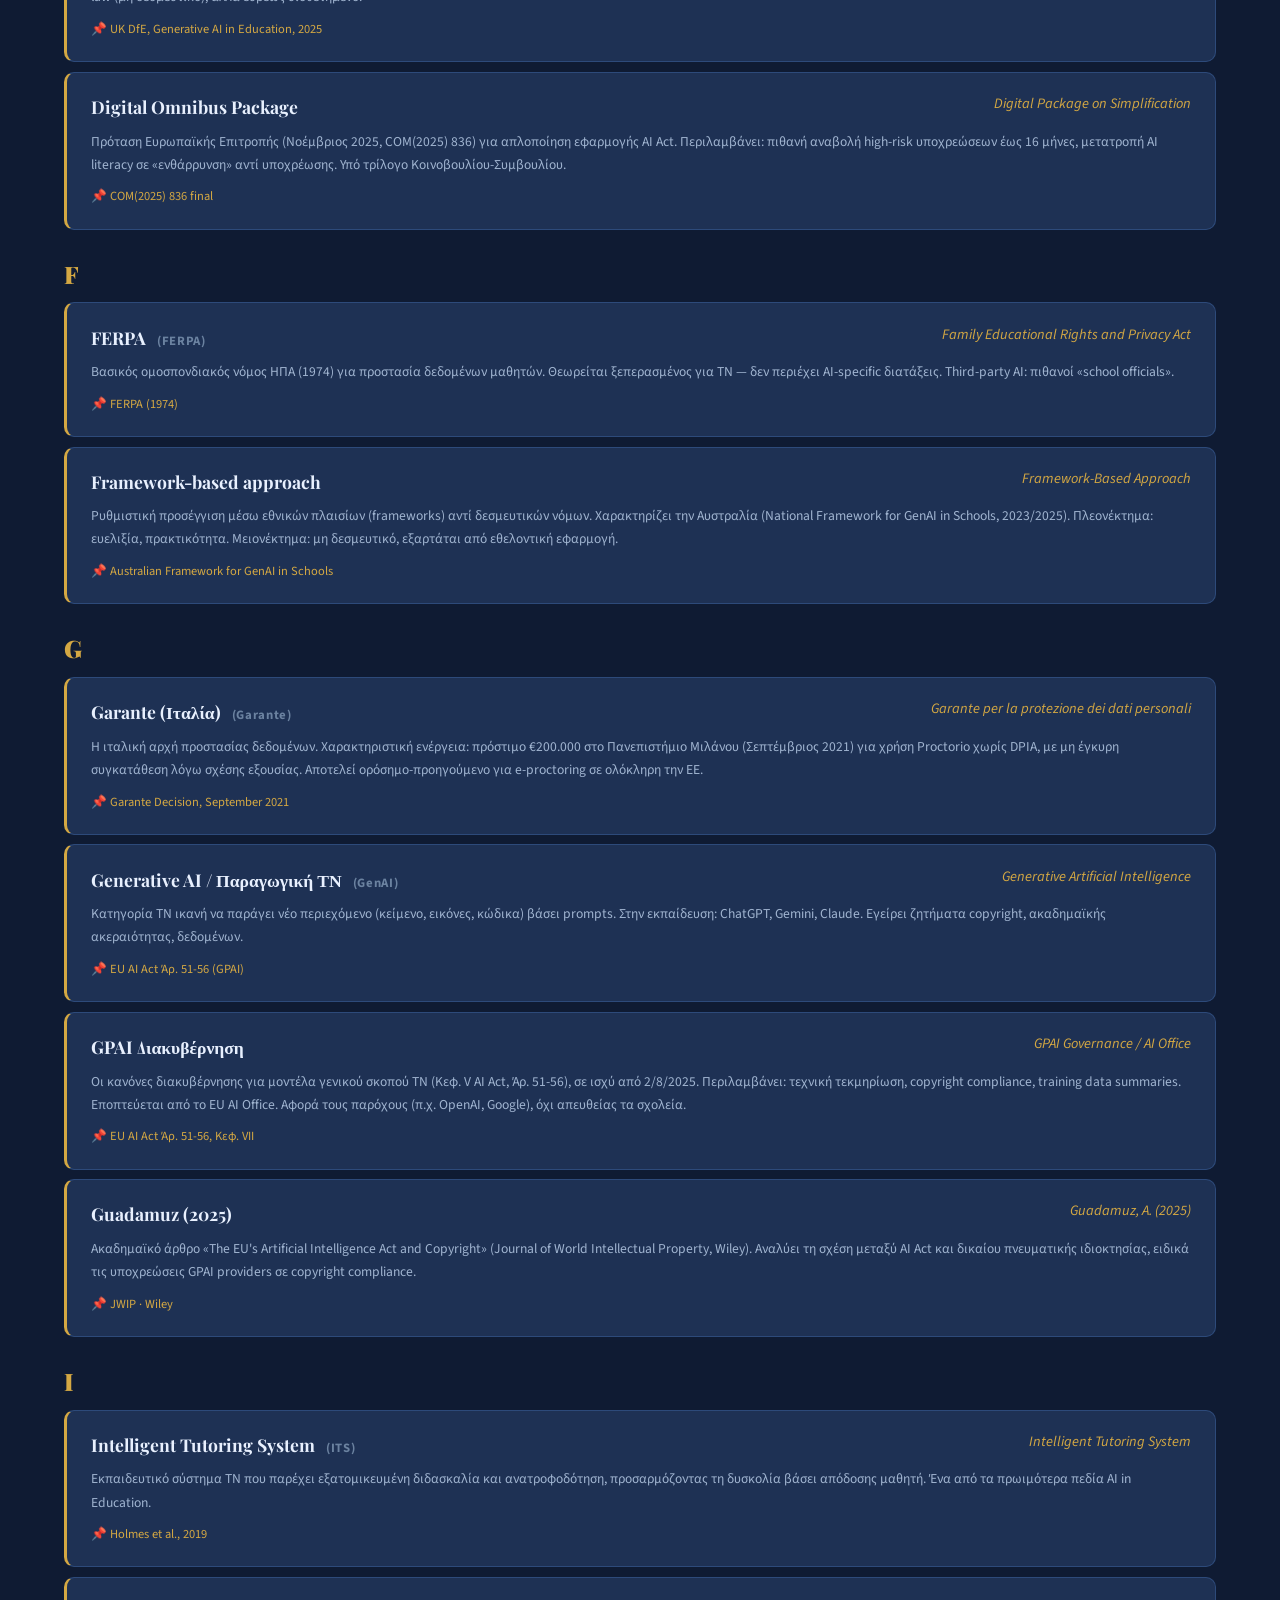
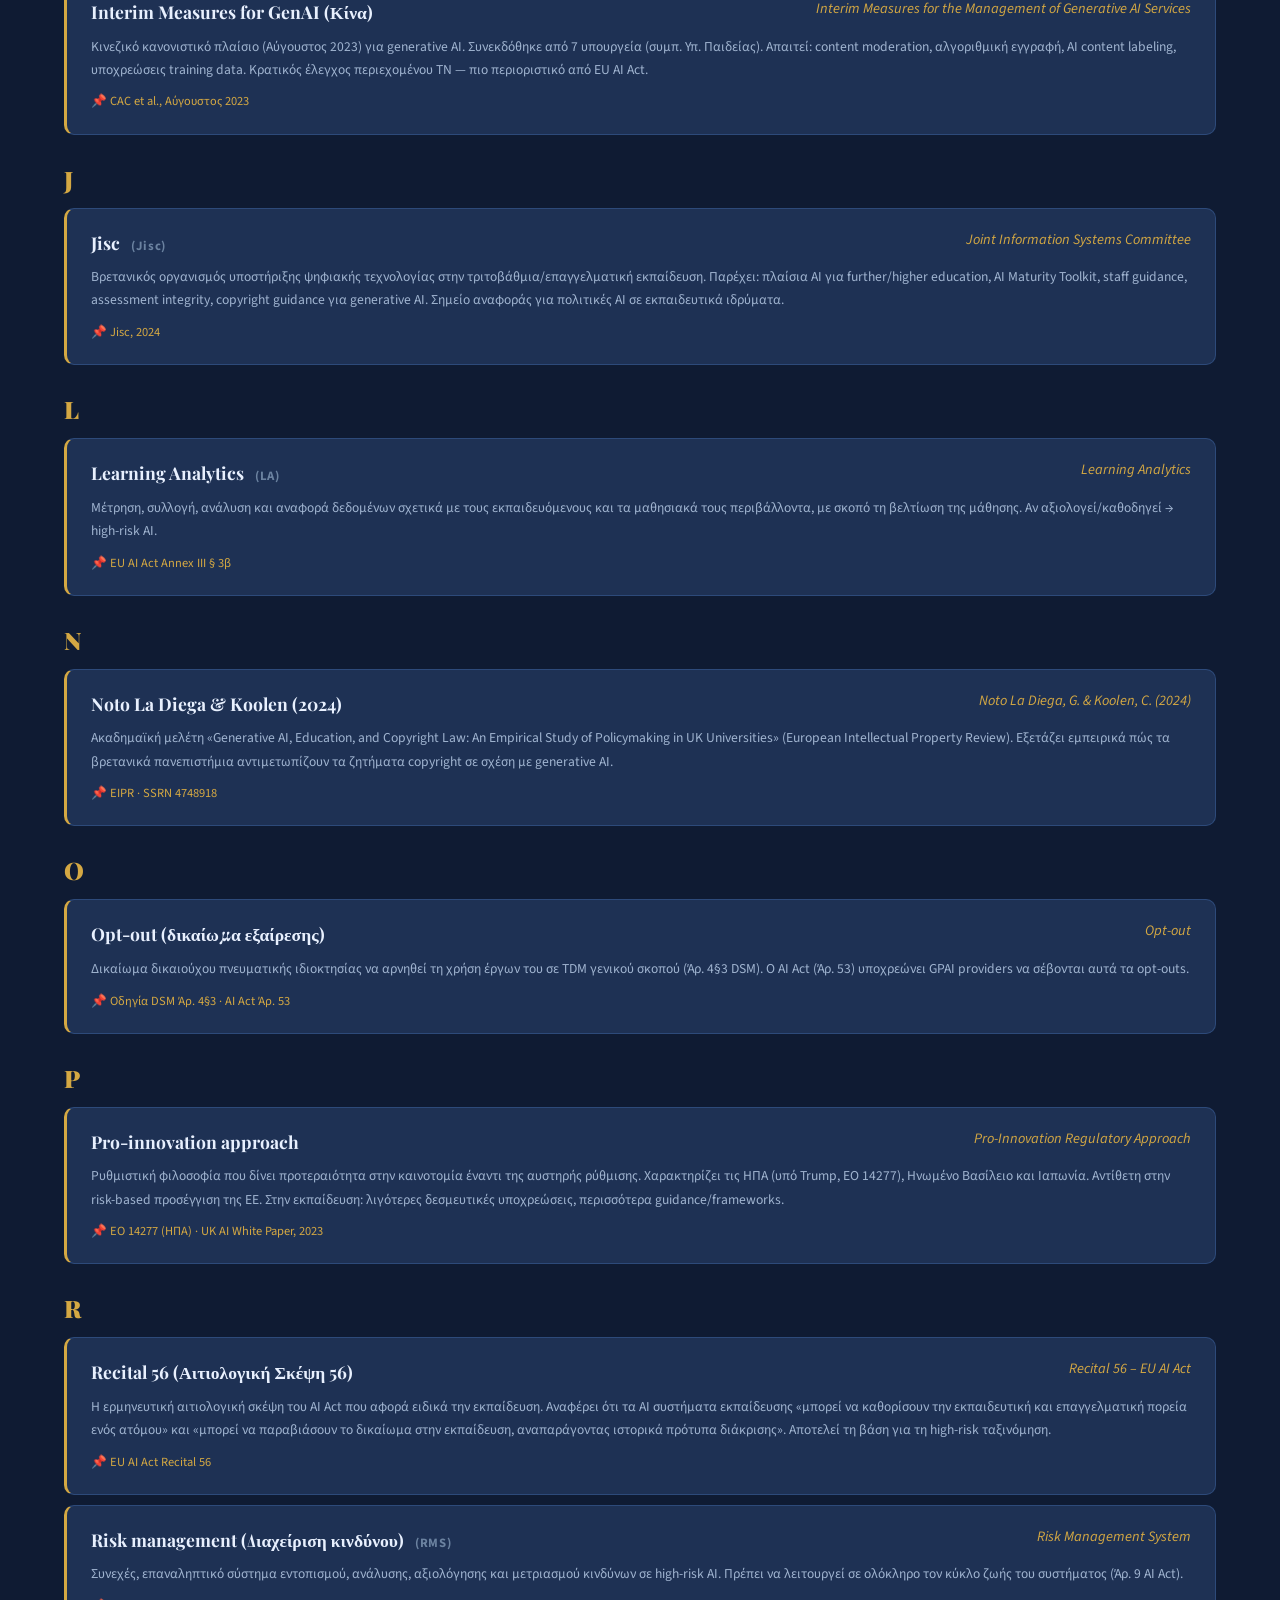
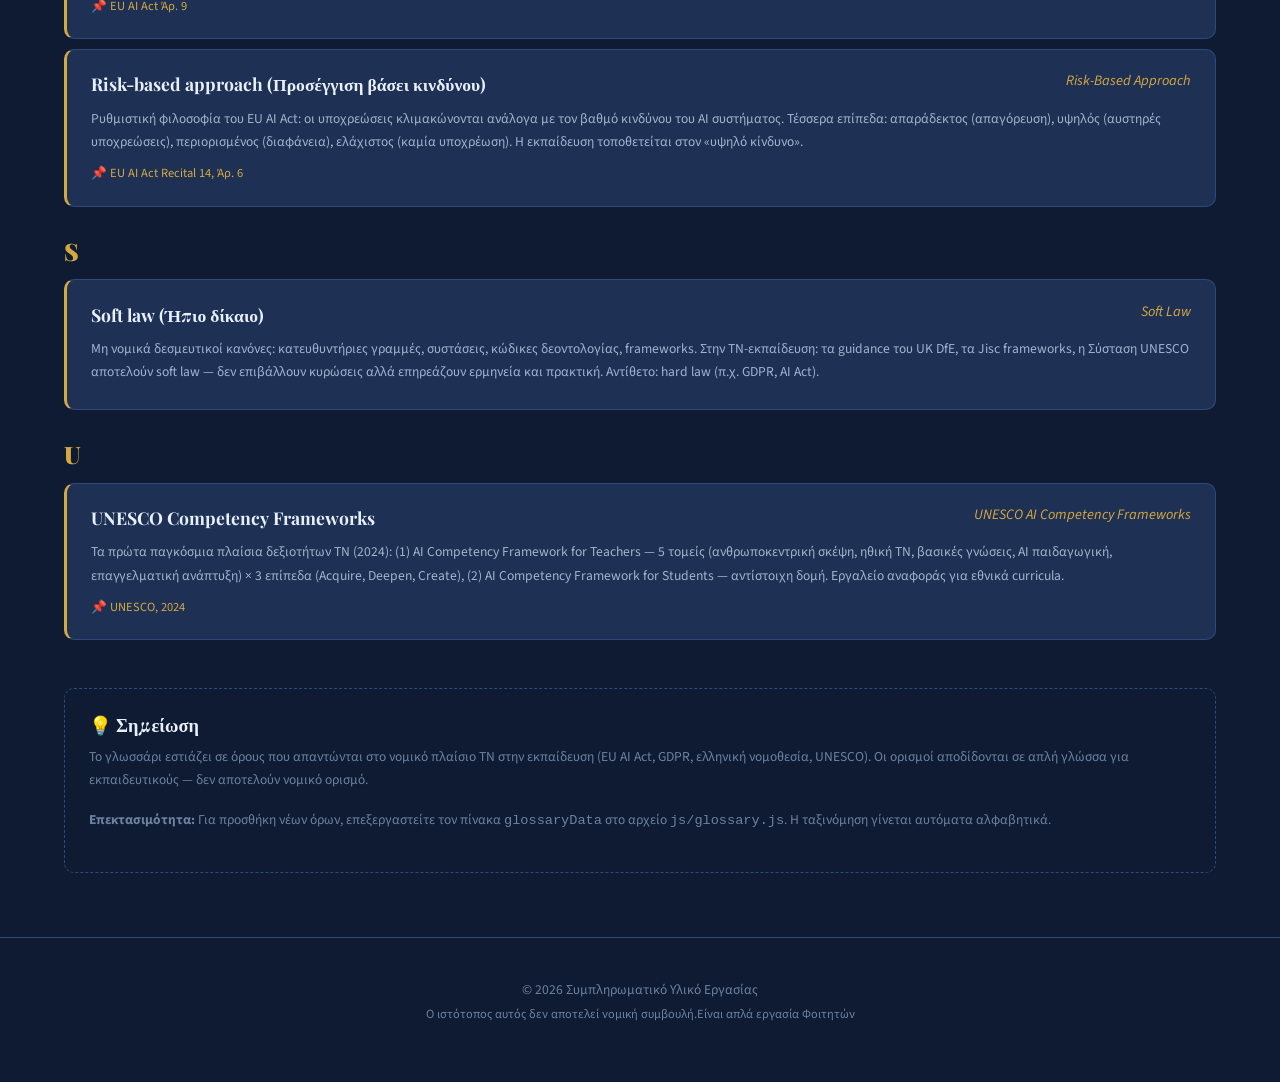
<file: glossary.html>
<!DOCTYPE html>
<html lang="el" data-theme="dark">
<head>
  <meta charset="UTF-8">
  <meta name="viewport" content="width=device-width, initial-scale=1.0">
  <title>Γλωσσάρι — ΤΝ & Εκπαιδευτικό Δίκαιο</title>
  <meta name="description" content="Αλφαβητικό γλωσσάρι όρων και ορολογίας ΤΝ και εκπαιδευτικού δικαίου — δίγλωσσο (EL/EN) με ακρωνύμια.">
  <link rel="stylesheet" href="css/style.css">
</head>
<body>

  <!-- ===== HEADER ===== -->
  <header class="site-header">
    <div class="header-inner">
      <a href="index.html" class="logo">
        <span class="logo-icon">⚖️</span>
        <span>ΤΝ & Εκπ. Δίκαιο</span>
      </a>
      <nav class="main-nav">
        <a href="index.html">Αρχική</a>
        <a href="legislation.html">Νομοθεσία</a>
        <a href="qa.html">Q&A</a>
        <a href="quiz.html">Quiz</a>
        <a href="scenarios.html">Σενάρια</a>
        <a href="resources.html">Πηγές</a>
        <a href="glossary.html" class="active">Γλωσσάρι</a>
        <a href="timeline.html">Χρονολόγιο</a>
      </nav>
      <button class="theme-toggle" aria-label="Εναλλαγή θέματος">☀️</button>
      <button class="hamburger" aria-label="Μενού">
        <span></span><span></span><span></span>
      </button>
    </div>
  </header>

  <!-- ===== ΚΥΡΙΟ ΠΕΡΙΕΧΟΜΕΝΟ ===== -->
  <main class="page-content">
    <div class="container">

      <!-- Τίτλος -->
      <div style="margin-bottom: 1.5rem;" class="fade-in">
        <h1 style="margin-bottom: 0.5rem;">📖 Γλωσσάρι</h1>
        <p style="max-width: 700px;">
          Δίγλωσσο αλφαβητικό ευρετήριο <strong>ελληνικών & αγγλικών</strong> όρων,
          ακρωνυμίων και ορολογίας ΤΝ και εκπαιδευτικού δικαίου.
          Κάθε όρος περιλαμβάνει ορισμό και νομική παραπομπή.
        </p>
      </div>

      <!-- Αναζήτηση -->
      <div class="search-wrapper fade-in">
        <span class="search-icon">🔍</span>
        <input type="text" id="glossary-search" class="search-input"
               placeholder="Αναζήτηση όρου (ελληνικά ή αγγλικά)...">
      </div>

      <!-- Αλφαβητική πλοήγηση -->
      <div id="glossary-alpha" class="alpha-nav fade-in">
        <!-- Γεμίζει δυναμικά -->
      </div>

      <!-- Μετρητής -->
      <p class="text-sm text-muted fade-in" style="margin-bottom: 1rem;">
        <strong id="glossary-count" class="text-gold">0</strong> όροι
      </p>

      <!-- Αποτελέσματα -->
      <div id="glossary-results">
        <!-- Γεμίζει δυναμικά -->
      </div>

      <!-- Σημείωση -->
      <div class="fade-in" style="margin-top: 3rem; padding: 1.5rem; border: 1px dashed var(--border-color); border-radius: var(--radius-md);">
        <h4 style="margin-bottom: 0.5rem;">💡 Σημείωση</h4>
        <p class="text-sm text-muted">
          Το γλωσσάρι εστιάζει σε όρους που απαντώνται στο νομικό πλαίσιο ΤΝ στην εκπαίδευση
          (EU AI Act, GDPR, ελληνική νομοθεσία, UNESCO). Οι ορισμοί αποδίδονται σε απλή γλώσσα
          για εκπαιδευτικούς — δεν αποτελούν νομικό ορισμό.
        </p>
        <p class="text-sm text-muted mt-1">
          <strong>Επεκτασιμότητα:</strong> Για προσθήκη νέων όρων, επεξεργαστείτε τον πίνακα
          <code>glossaryData</code> στο αρχείο <code>js/glossary.js</code>.
          Η ταξινόμηση γίνεται αυτόματα αλφαβητικά.
        </p>
      </div>

    </div>
  </main>

  <!-- ===== FOOTER ===== -->
  <footer class="site-footer">
    <div class="container">
      <p class="footer-text">
   © 2026 Συμπληρωματικό Υλικό  Εργασίας <br>
        <span class="text-xs">Ο ιστότοπος αυτός δεν αποτελεί νομική συμβουλή.Είναι απλά εργασία Φοιτητών</span>
      </p>
    </div>
  </footer>

  <!-- Back to top -->
  <button class="back-to-top" aria-label="Πίσω στην κορυφή">↑</button>

  <!-- Scripts -->
  <script src="js/main.js"></script>
  <script src="js/glossary.js"></script>
</body>
</html>
</file>
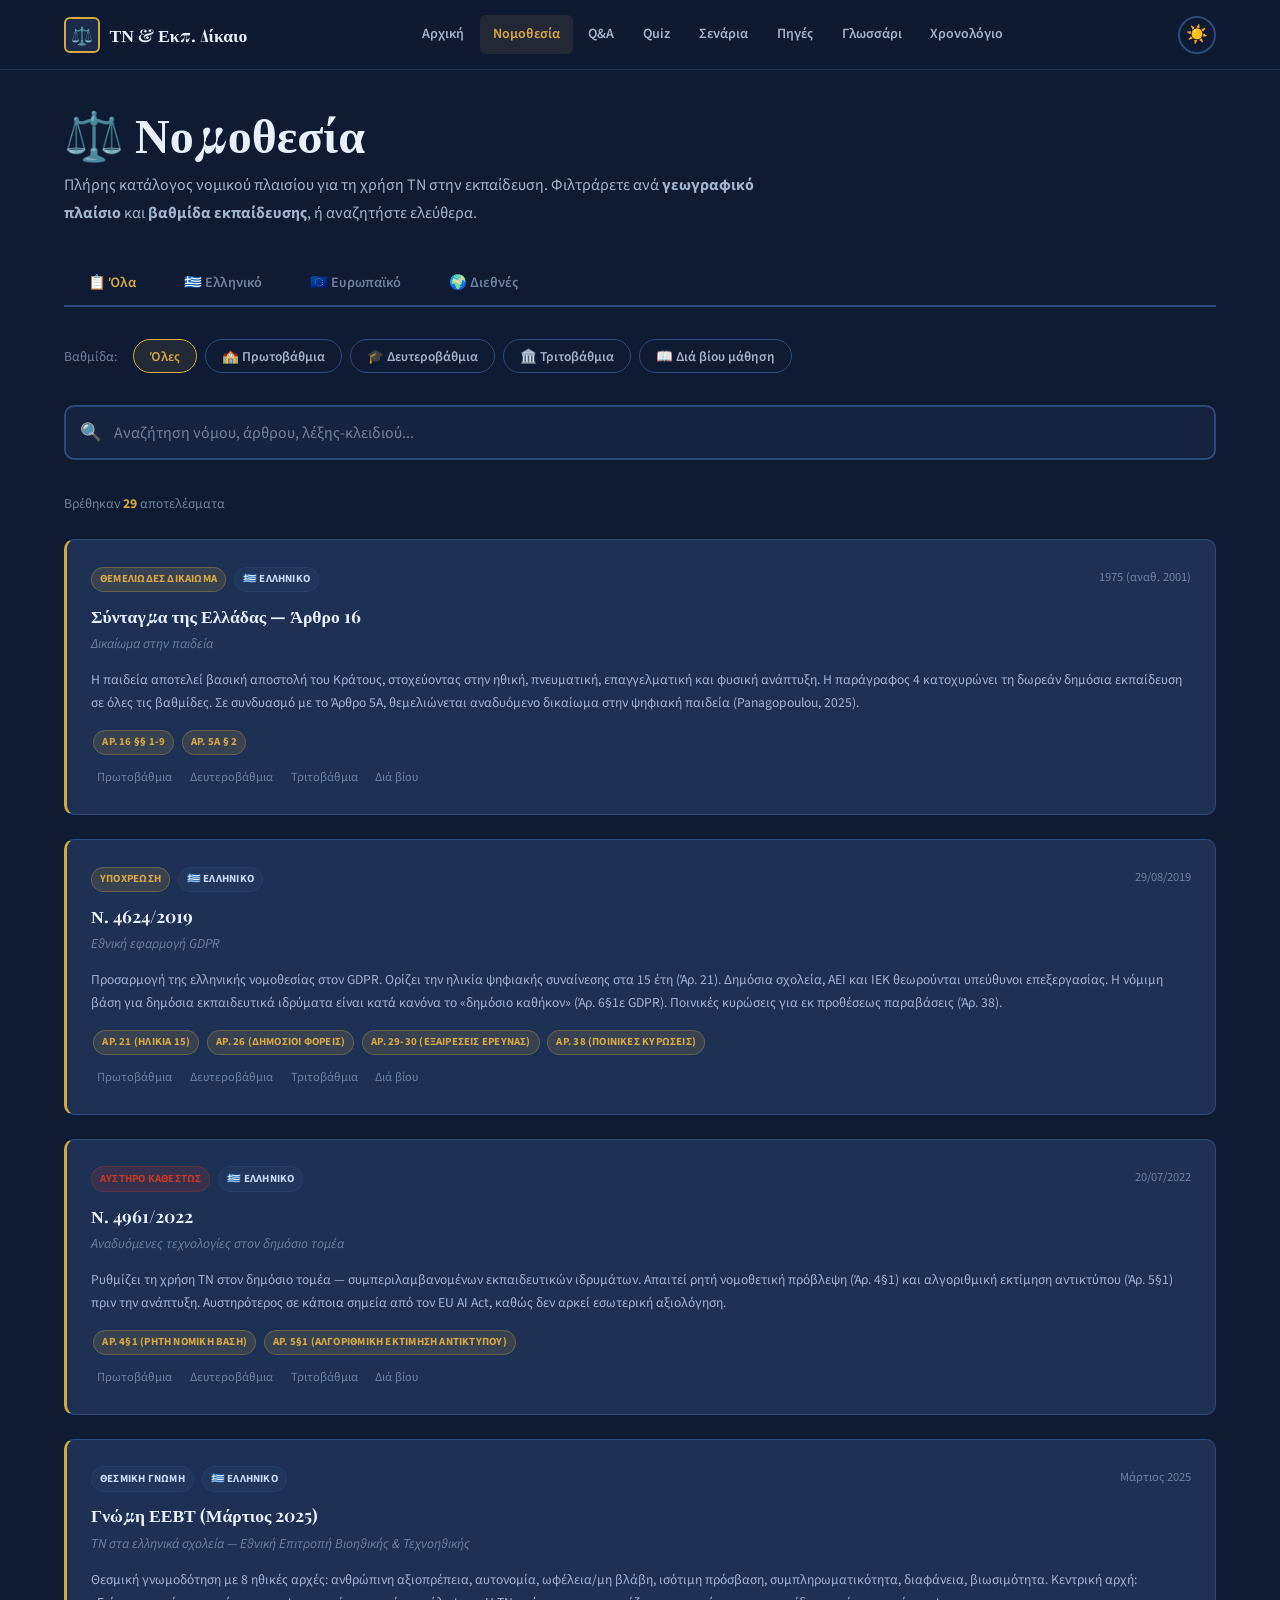
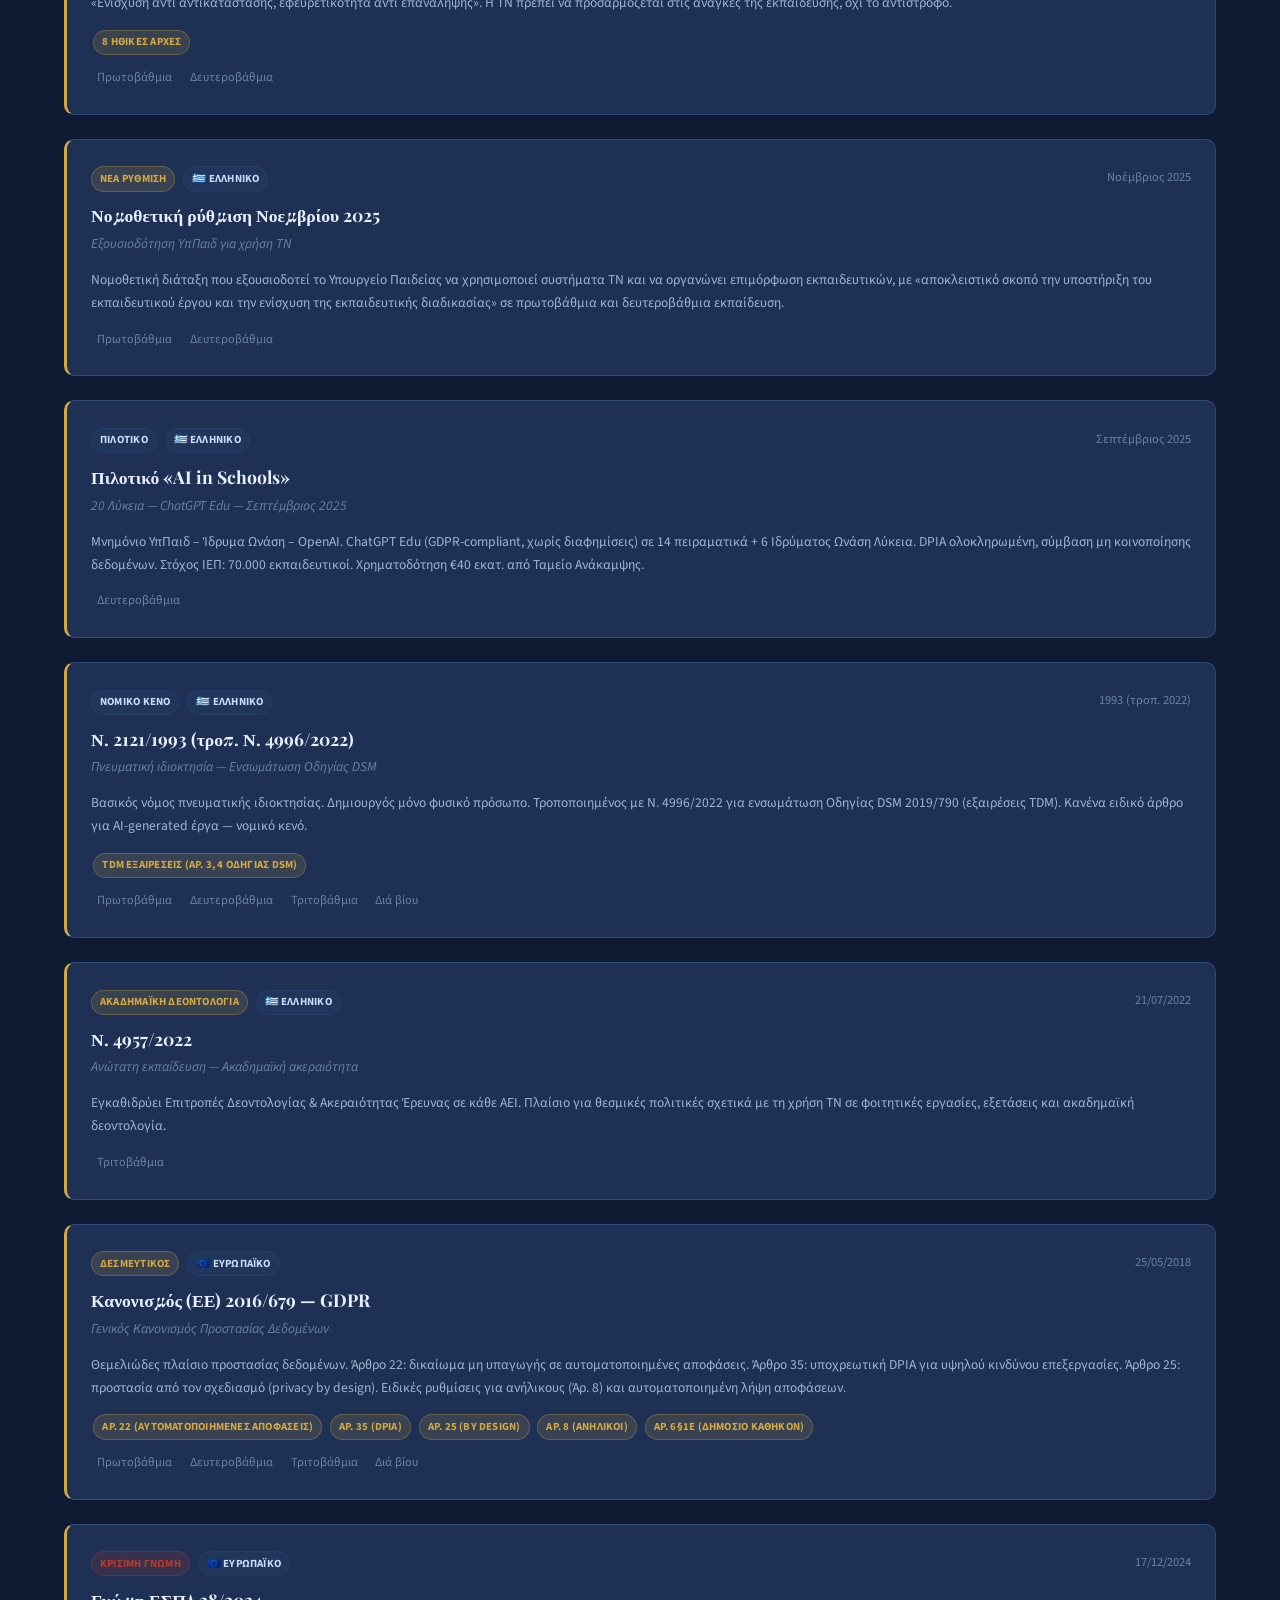
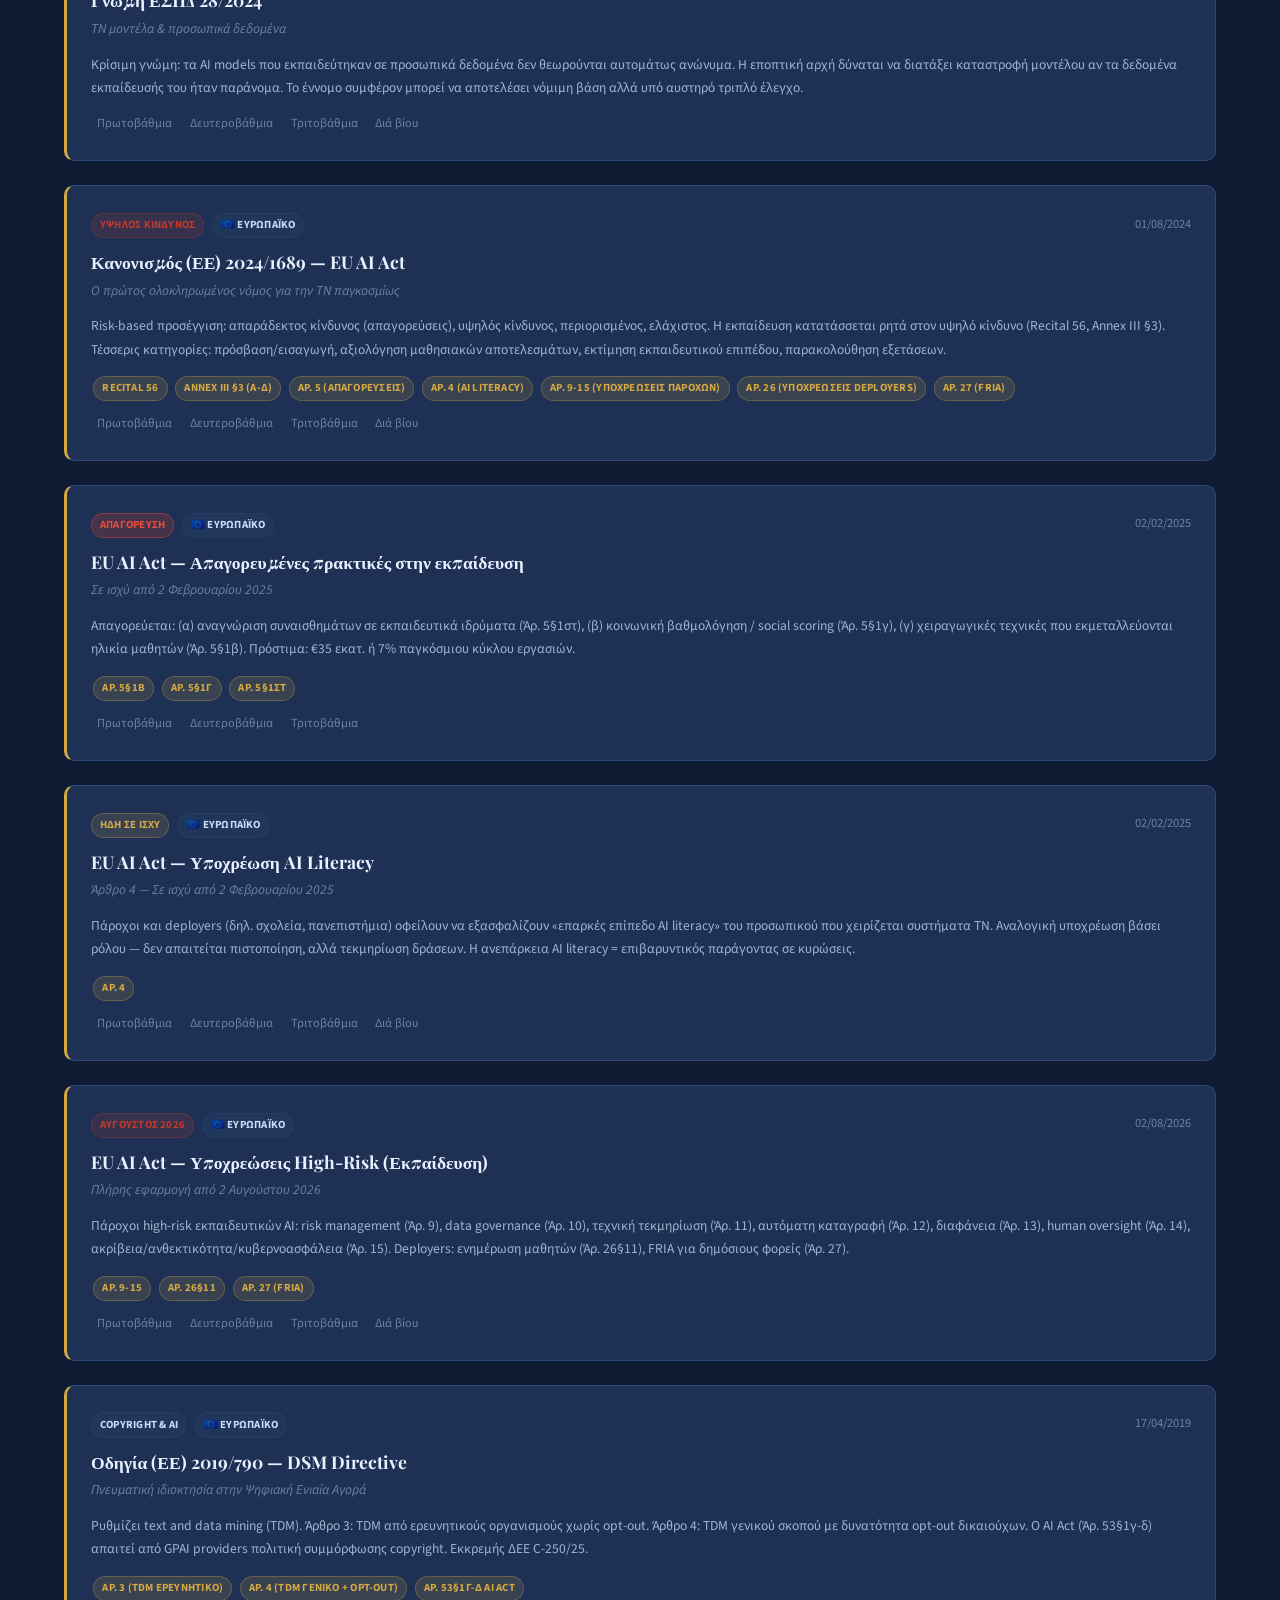
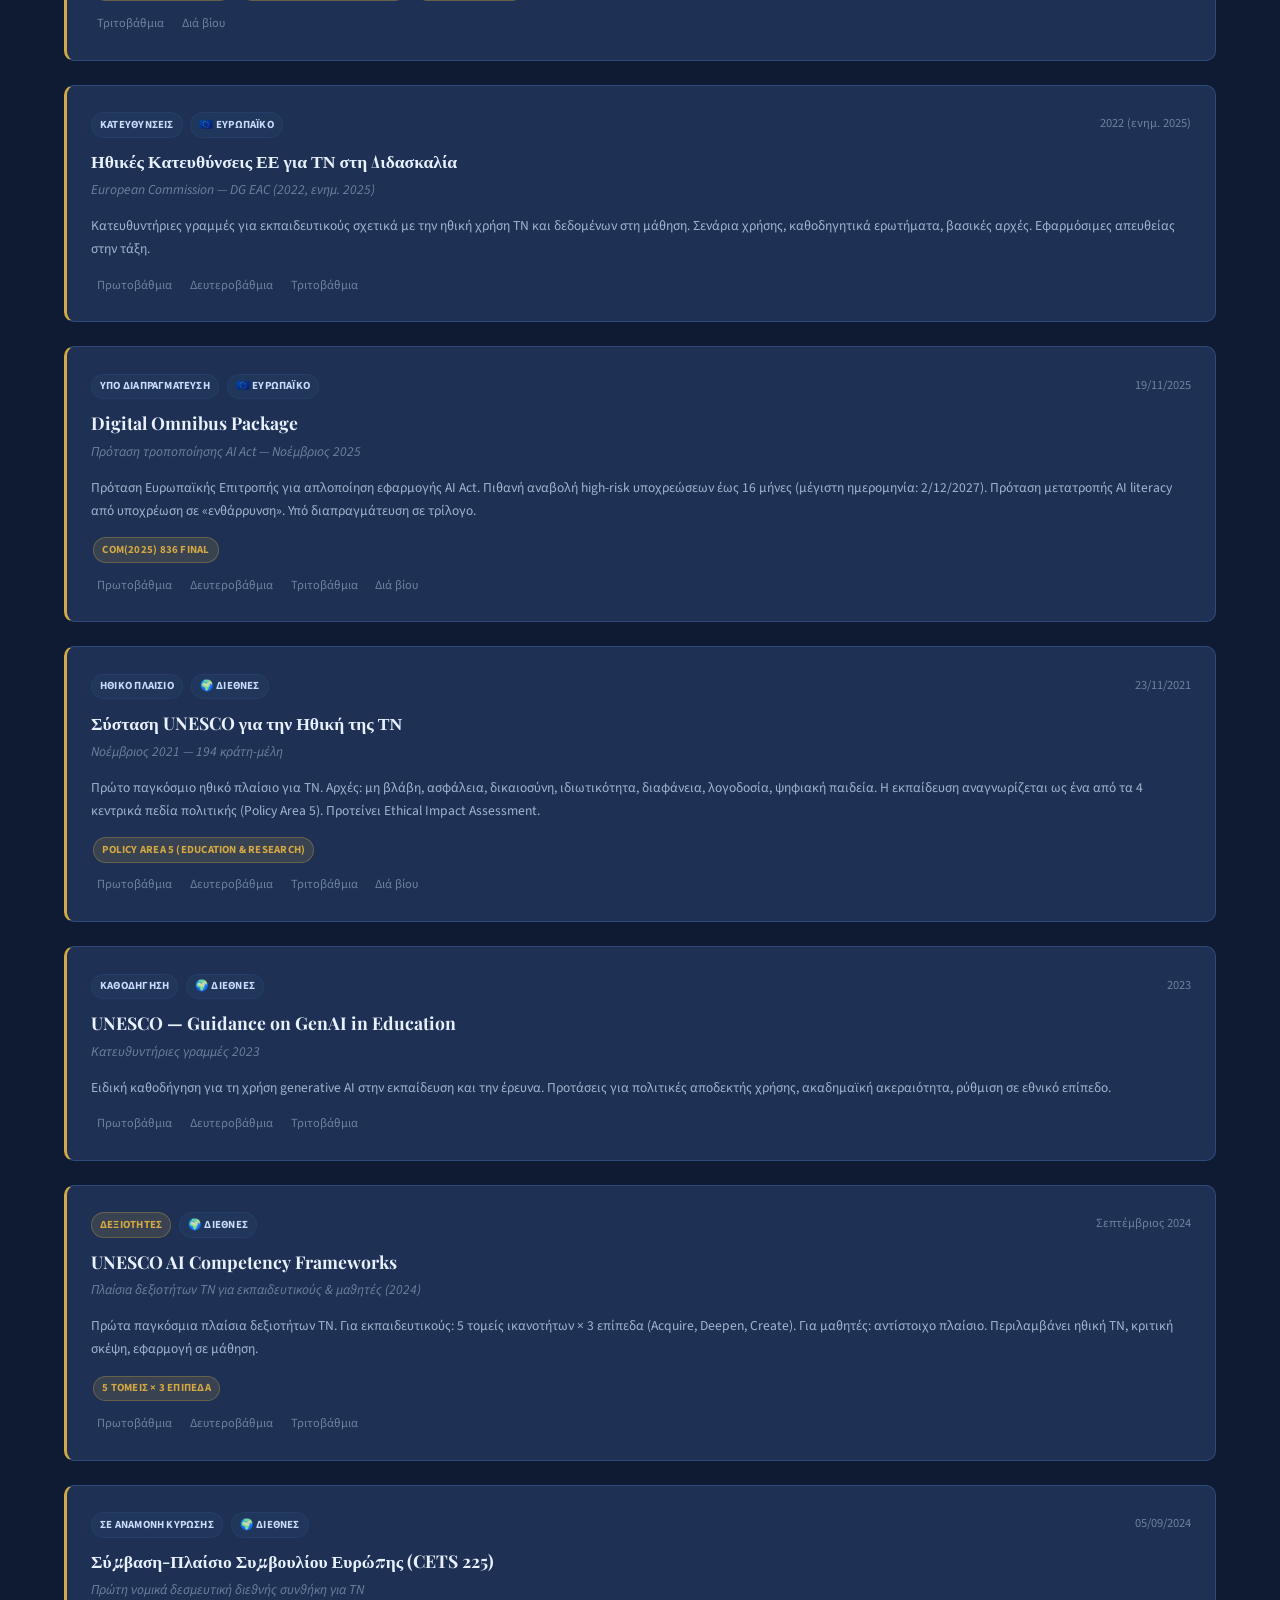
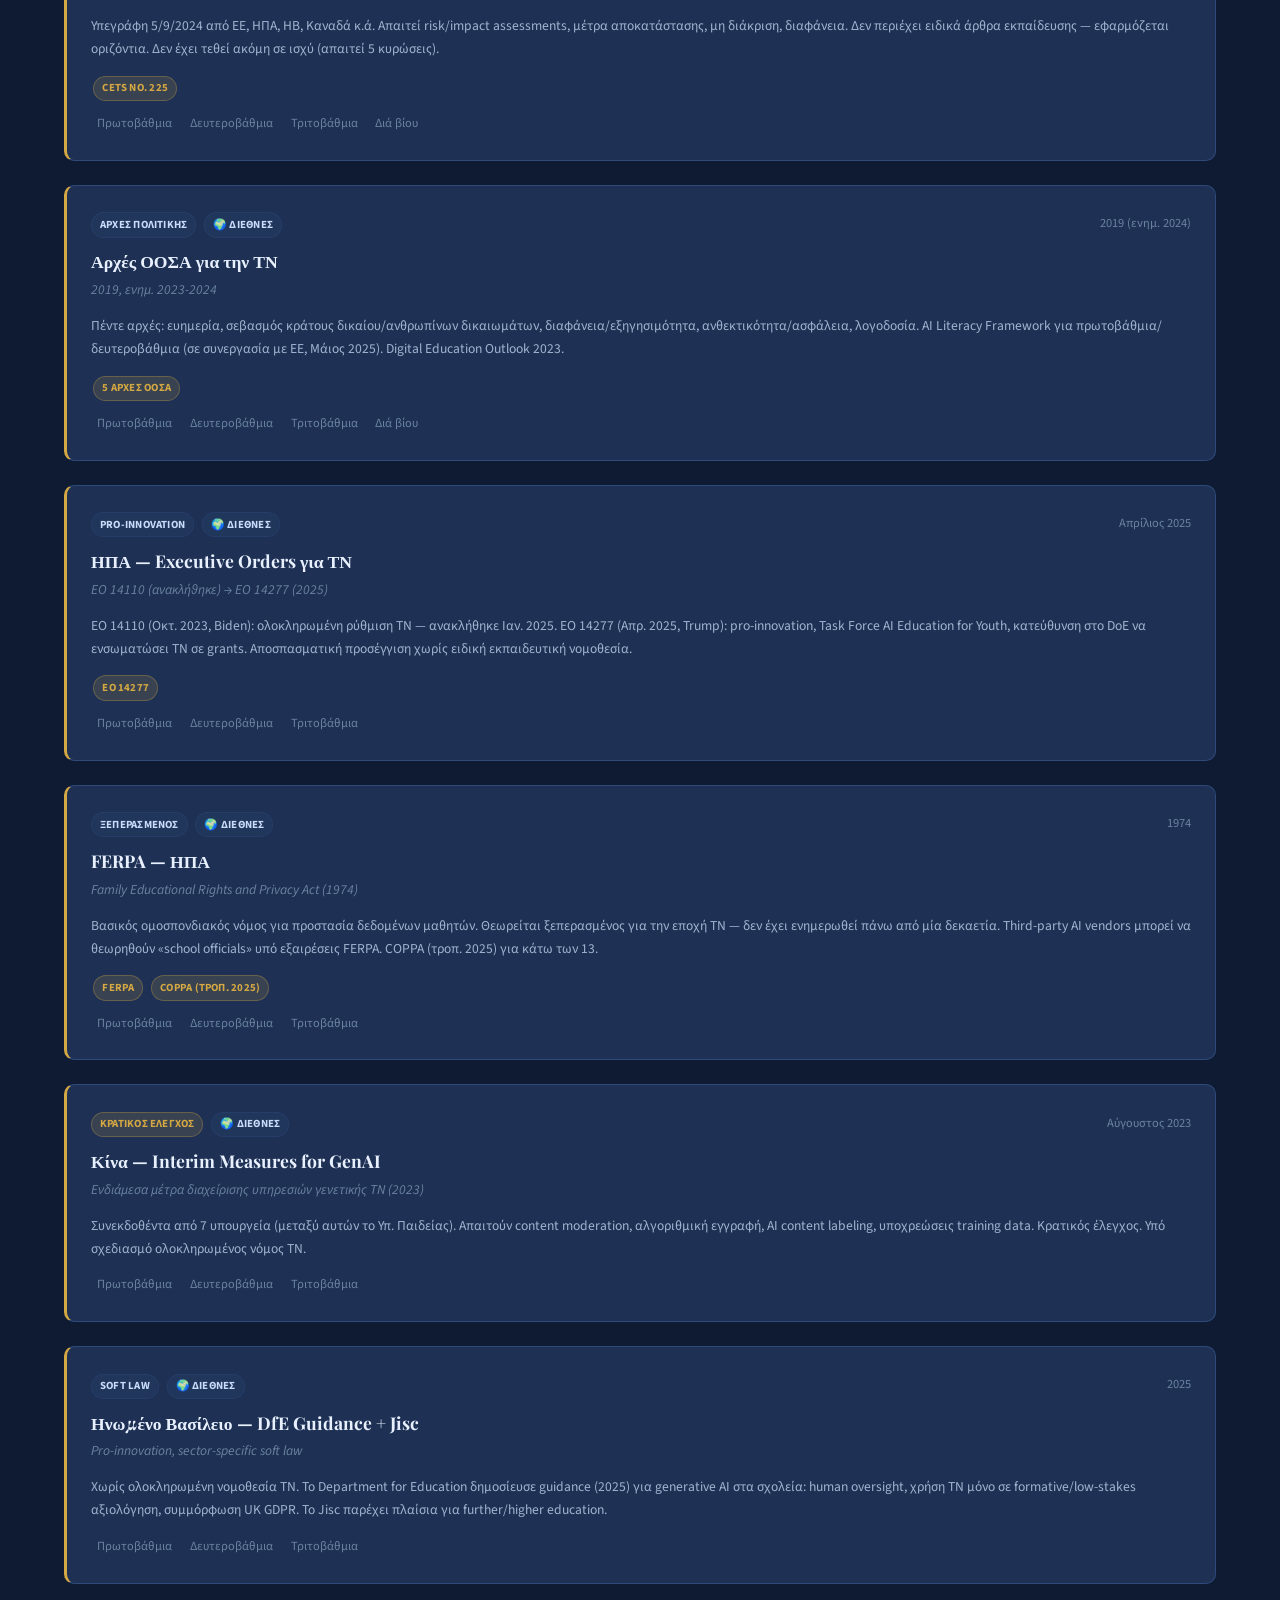
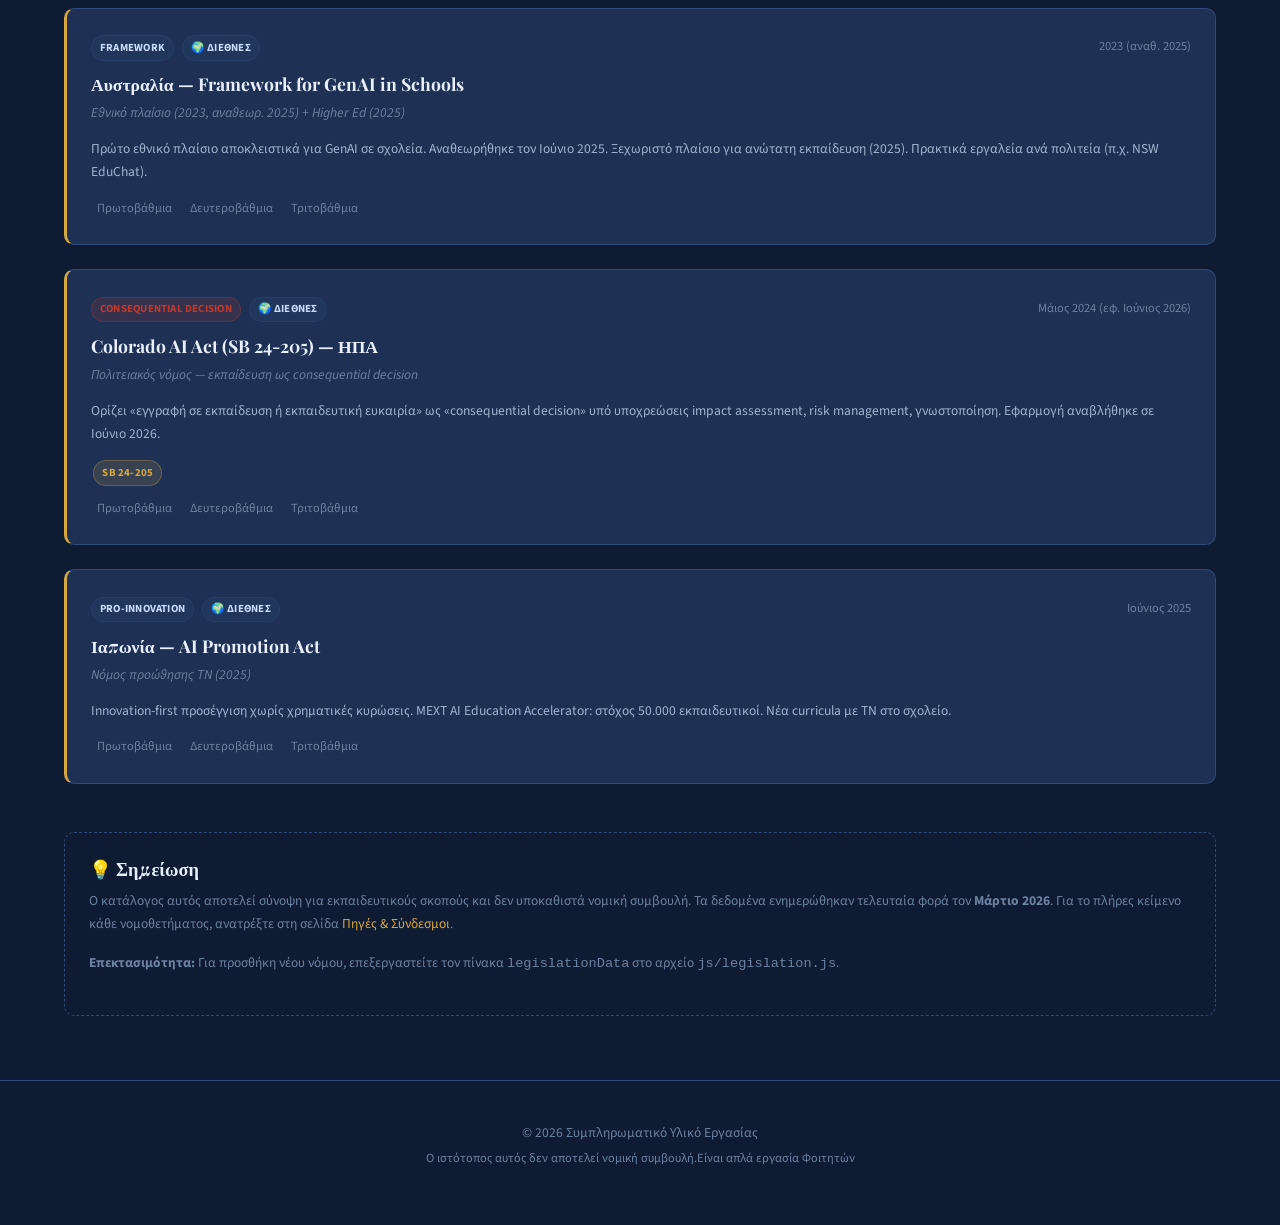
<file: legislation.html>
<!DOCTYPE html>
<html lang="el" data-theme="dark">
<head>
  <meta charset="UTF-8">
  <meta name="viewport" content="width=device-width, initial-scale=1.0">
  <title>Νομοθεσία — ΤΝ & Εκπαιδευτικό Δίκαιο</title>
  <meta name="description" content="Φιλτράρισμα νομικού πλαισίου ΤΝ στην εκπαίδευση ανά βαθμίδα και πλαίσιο (Ελληνικό, Ευρωπαϊκό, Διεθνές).">
  <link rel="stylesheet" href="css/style.css">
</head>
<body>

  <!-- ===== HEADER ===== -->
  <header class="site-header">
    <div class="header-inner">
      <a href="index.html" class="logo">
        <span class="logo-icon">⚖️</span>
        <span>ΤΝ & Εκπ. Δίκαιο</span>
      </a>
      <nav class="main-nav">
        <a href="index.html">Αρχική</a>
        <a href="legislation.html" class="active">Νομοθεσία</a>
        <a href="qa.html">Q&A</a>
        <a href="quiz.html">Quiz</a>
        <a href="scenarios.html">Σενάρια</a>
        <a href="resources.html">Πηγές</a>
        <a href="glossary.html">Γλωσσάρι</a>
        <a href="timeline.html">Χρονολόγιο</a>
      </nav>
      <button class="theme-toggle" aria-label="Εναλλαγή θέματος">☀️</button>
      <button class="hamburger" aria-label="Μενού">
        <span></span><span></span><span></span>
      </button>
    </div>
  </header>

  <!-- ===== ΚΥΡΙΟ ΠΕΡΙΕΧΟΜΕΝΟ ===== -->
  <main class="page-content">
    <div class="container">

      <!-- Τίτλος σελίδας -->
      <div style="margin-bottom: 2rem;" class="fade-in">
        <h1 style="margin-bottom: 0.5rem;">⚖️ Νομοθεσία</h1>
        <p style="max-width: 700px;">
          Πλήρης κατάλογος νομικού πλαισίου για τη χρήση ΤΝ στην εκπαίδευση.
          Φιλτράρετε ανά <strong>γεωγραφικό πλαίσιο</strong> και <strong>βαθμίδα εκπαίδευσης</strong>,
          ή αναζητήστε ελεύθερα.
        </p>
      </div>

      <!-- Φίλτρο 1: Πλαίσιο (Tabs) -->
      <div class="tabs fade-in">
        <button class="tab scope-tab active" data-scope="all">📋 Όλα</button>
        <button class="tab scope-tab" data-scope="national">🇬🇷 Ελληνικό</button>
        <button class="tab scope-tab" data-scope="european">🇪🇺 Ευρωπαϊκό</button>
        <button class="tab scope-tab" data-scope="international">🌍 Διεθνές</button>
      </div>

      <!-- Φίλτρο 2: Βαθμίδα (Filter Tags) -->
      <div class="filter-bar fade-in">
        <span class="text-sm text-muted" style="margin-right: 0.5rem; align-self: center;">Βαθμίδα:</span>
        <button class="filter-tag level-filter active" data-level="all">Όλες</button>
        <button class="filter-tag level-filter" data-level="primary">🏫 Πρωτοβάθμια</button>
        <button class="filter-tag level-filter" data-level="secondary">🎓 Δευτεροβάθμια</button>
        <button class="filter-tag level-filter" data-level="tertiary">🏛️ Τριτοβάθμια</button>
        <button class="filter-tag level-filter" data-level="lifelong">📖 Διά βίου μάθηση</button>
      </div>

      <!-- Αναζήτηση -->
      <div class="search-wrapper fade-in">
        <span class="search-icon">🔍</span>
        <input type="text" id="legislation-search" class="search-input"
               placeholder="Αναζήτηση νόμου, άρθρου, λέξης-κλειδιού...">
      </div>

      <!-- Μετρητής αποτελεσμάτων -->
      <p class="text-sm text-muted fade-in" style="margin-bottom: 1.5rem;">
        Βρέθηκαν <strong id="legislation-count" class="text-gold">0</strong> αποτελέσματα
      </p>

      <!-- Αποτελέσματα -->
      <div id="legislation-results" class="card-grid" style="grid-template-columns: 1fr;">
        <!-- Γεμίζει δυναμικά από legislation.js -->
      </div>

      <!-- Υπόδειξη -->
      <div class="fade-in" style="margin-top: 3rem; padding: 1.5rem; border: 1px dashed var(--border-color); border-radius: var(--radius-md);">
        <h4 style="margin-bottom: 0.5rem;">💡 Σημείωση</h4>
        <p class="text-sm text-muted">
          Ο κατάλογος αυτός αποτελεί σύνοψη για εκπαιδευτικούς σκοπούς και δεν υποκαθιστά νομική συμβουλή.
          Τα δεδομένα ενημερώθηκαν τελευταία φορά τον <strong>Μάρτιο 2026</strong>.
          Για το πλήρες κείμενο κάθε νομοθετήματος, ανατρέξτε στη σελίδα
          <a href="resources.html">Πηγές & Σύνδεσμοι</a>.
        </p>
        <p class="text-sm text-muted mt-1">
          <strong>Επεκτασιμότητα:</strong> Για προσθήκη νέου νόμου, επεξεργαστείτε τον πίνακα
          <code>legislationData</code> στο αρχείο <code>js/legislation.js</code>.
        </p>
      </div>

    </div>
  </main>

  <!-- ===== FOOTER ===== -->
  <footer class="site-footer">
    <div class="container">
      <p class="footer-text">
        © 2026 Συμπληρωματικό Υλικό  Εργασίας <br>
        <span class="text-xs">Ο ιστότοπος αυτός δεν αποτελεί νομική συμβουλή.Είναι απλά εργασία Φοιτητών</span>
      </p>
    </div>
  </footer>

  <!-- Back to top -->
  <button class="back-to-top" aria-label="Πίσω στην κορυφή">↑</button>

  <!-- Scripts -->
  <script src="js/main.js"></script>
  <script src="js/legislation.js"></script>
</body>
</html>
</file>
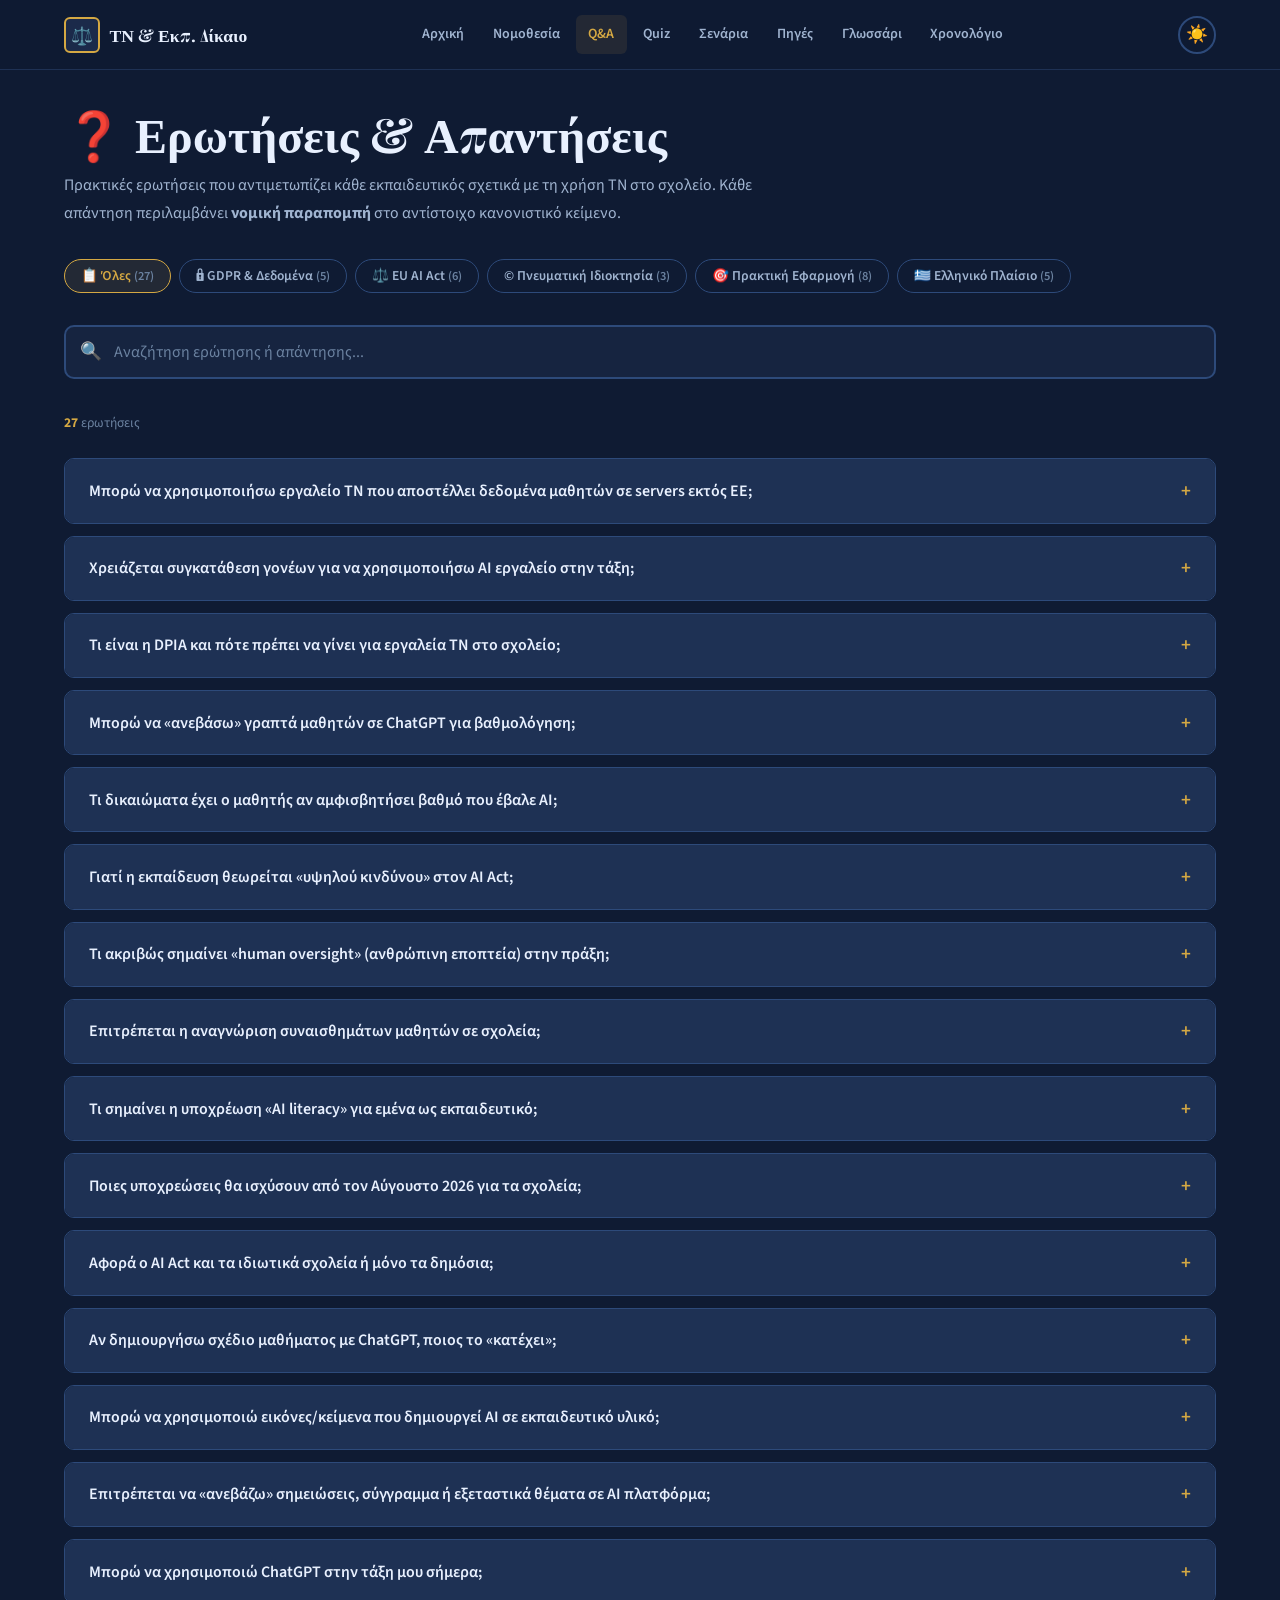
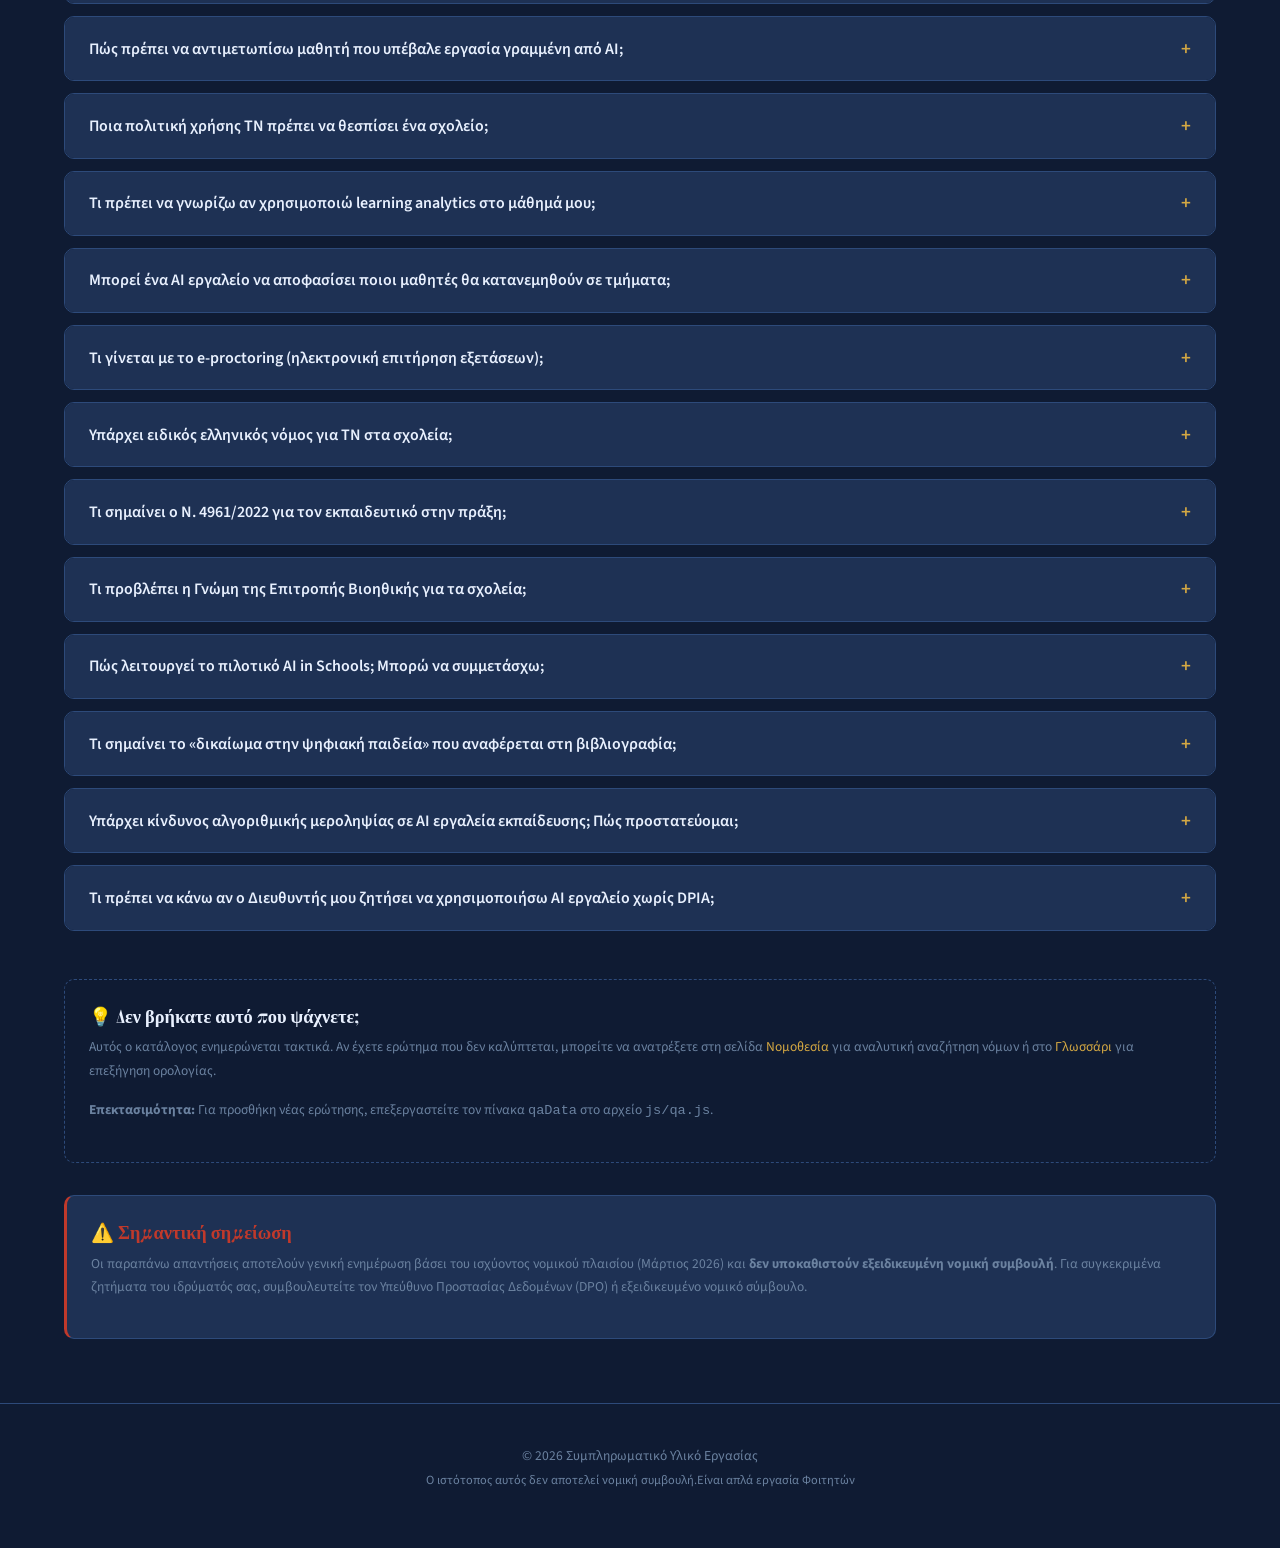
<file: qa.html>
<!DOCTYPE html>
<html lang="el" data-theme="dark">
<head>
  <meta charset="UTF-8">
  <meta name="viewport" content="width=device-width, initial-scale=1.0">
  <title>Q&A — Ερωτήσεις Εκπαιδευτικών — ΤΝ & Εκπαιδευτικό Δίκαιο</title>
  <meta name="description" content="Πρακτικές ερωτήσεις και απαντήσεις για τον μάχιμο εκπαιδευτικό σχετικά με τη χρήση ΤΝ στο σχολείο.">
  <link rel="stylesheet" href="css/style.css">
</head>
<body>

  <!-- ===== HEADER ===== -->
  <header class="site-header">
    <div class="header-inner">
      <a href="index.html" class="logo">
        <span class="logo-icon">⚖️</span>
        <span>ΤΝ & Εκπ. Δίκαιο</span>
      </a>
      <nav class="main-nav">
        <a href="index.html">Αρχική</a>
        <a href="legislation.html">Νομοθεσία</a>
        <a href="qa.html" class="active">Q&A</a>
        <a href="quiz.html">Quiz</a>
        <a href="scenarios.html">Σενάρια</a>
        <a href="resources.html">Πηγές</a>
        <a href="glossary.html">Γλωσσάρι</a>
        <a href="timeline.html">Χρονολόγιο</a>
      </nav>
      <button class="theme-toggle" aria-label="Εναλλαγή θέματος">☀️</button>
      <button class="hamburger" aria-label="Μενού">
        <span></span><span></span><span></span>
      </button>
    </div>
  </header>

  <!-- ===== ΚΥΡΙΟ ΠΕΡΙΕΧΟΜΕΝΟ ===== -->
  <main class="page-content">
    <div class="container">

      <!-- Τίτλος σελίδας -->
      <div style="margin-bottom: 2rem;" class="fade-in">
        <h1 style="margin-bottom: 0.5rem;">❓ Ερωτήσεις & Απαντήσεις</h1>
        <p style="max-width: 700px;">
          Πρακτικές ερωτήσεις που αντιμετωπίζει κάθε εκπαιδευτικός σχετικά με τη χρήση ΤΝ στο σχολείο.
          Κάθε απάντηση περιλαμβάνει <strong>νομική παραπομπή</strong> στο αντίστοιχο κανονιστικό κείμενο.
        </p>
      </div>

      <!-- Κατηγορίες (δυναμικό render από qa.js) -->
      <div id="qa-categories" class="filter-bar fade-in">
        <!-- Γεμίζει δυναμικά -->
      </div>

      <!-- Αναζήτηση -->
      <div class="search-wrapper fade-in">
        <span class="search-icon">🔍</span>
        <input type="text" id="qa-search" class="search-input"
               placeholder="Αναζήτηση ερώτησης ή απάντησης...">
      </div>

      <!-- Μετρητής -->
      <p class="text-sm text-muted fade-in" style="margin-bottom: 1.5rem;">
        <strong id="qa-count" class="text-gold">0</strong> ερωτήσεις
      </p>

      <!-- Αποτελέσματα (accordion) -->
      <div id="qa-results">
        <!-- Γεμίζει δυναμικά από qa.js -->
      </div>

      <!-- Πρόσκληση -->
      <div class="fade-in" style="margin-top: 3rem; padding: 1.5rem; border: 1px dashed var(--border-color); border-radius: var(--radius-md);">
        <h4 style="margin-bottom: 0.5rem;">💡 Δεν βρήκατε αυτό που ψάχνετε;</h4>
        <p class="text-sm text-muted">
          Αυτός ο κατάλογος ενημερώνεται τακτικά. Αν έχετε ερώτημα που δεν καλύπτεται,
          μπορείτε να ανατρέξετε στη σελίδα <a href="legislation.html">Νομοθεσία</a>
          για αναλυτική αναζήτηση νόμων ή στο <a href="glossary.html">Γλωσσάρι</a>
          για επεξήγηση ορολογίας.
        </p>
        <p class="text-sm text-muted mt-1">
          <strong>Επεκτασιμότητα:</strong> Για προσθήκη νέας ερώτησης, επεξεργαστείτε τον πίνακα
          <code>qaData</code> στο αρχείο <code>js/qa.js</code>.
        </p>
      </div>

      <!-- Σημαντική σημείωση -->
      <div class="card card-accent fade-in" style="margin-top: 2rem; border-left-color: var(--red);">
        <h4 style="margin-bottom: 0.5rem; color: var(--red);">⚠️ Σημαντική σημείωση</h4>
        <p class="text-sm text-muted">
          Οι παραπάνω απαντήσεις αποτελούν γενική ενημέρωση βάσει του ισχύοντος νομικού πλαισίου
          (Μάρτιος 2026) και <strong>δεν υποκαθιστούν εξειδικευμένη νομική συμβουλή</strong>.
          Για συγκεκριμένα ζητήματα του ιδρύματός σας, συμβουλευτείτε τον Υπεύθυνο Προστασίας
          Δεδομένων (DPO) ή εξειδικευμένο νομικό σύμβουλο.
        </p>
      </div>

    </div>
  </main>

  <!-- ===== FOOTER ===== -->
  <footer class="site-footer">
    <div class="container">
      <p class="footer-text">
   © 2026 Συμπληρωματικό Υλικό  Εργασίας <br>
        <span class="text-xs">Ο ιστότοπος αυτός δεν αποτελεί νομική συμβουλή.Είναι απλά εργασία Φοιτητών</span>
      </p>
    </div>
  </footer>

  <!-- Back to top -->
  <button class="back-to-top" aria-label="Πίσω στην κορυφή">↑</button>

  <!-- Scripts -->
  <script src="js/main.js"></script>
  <script src="js/qa.js"></script>
</body>
</html>
</file>
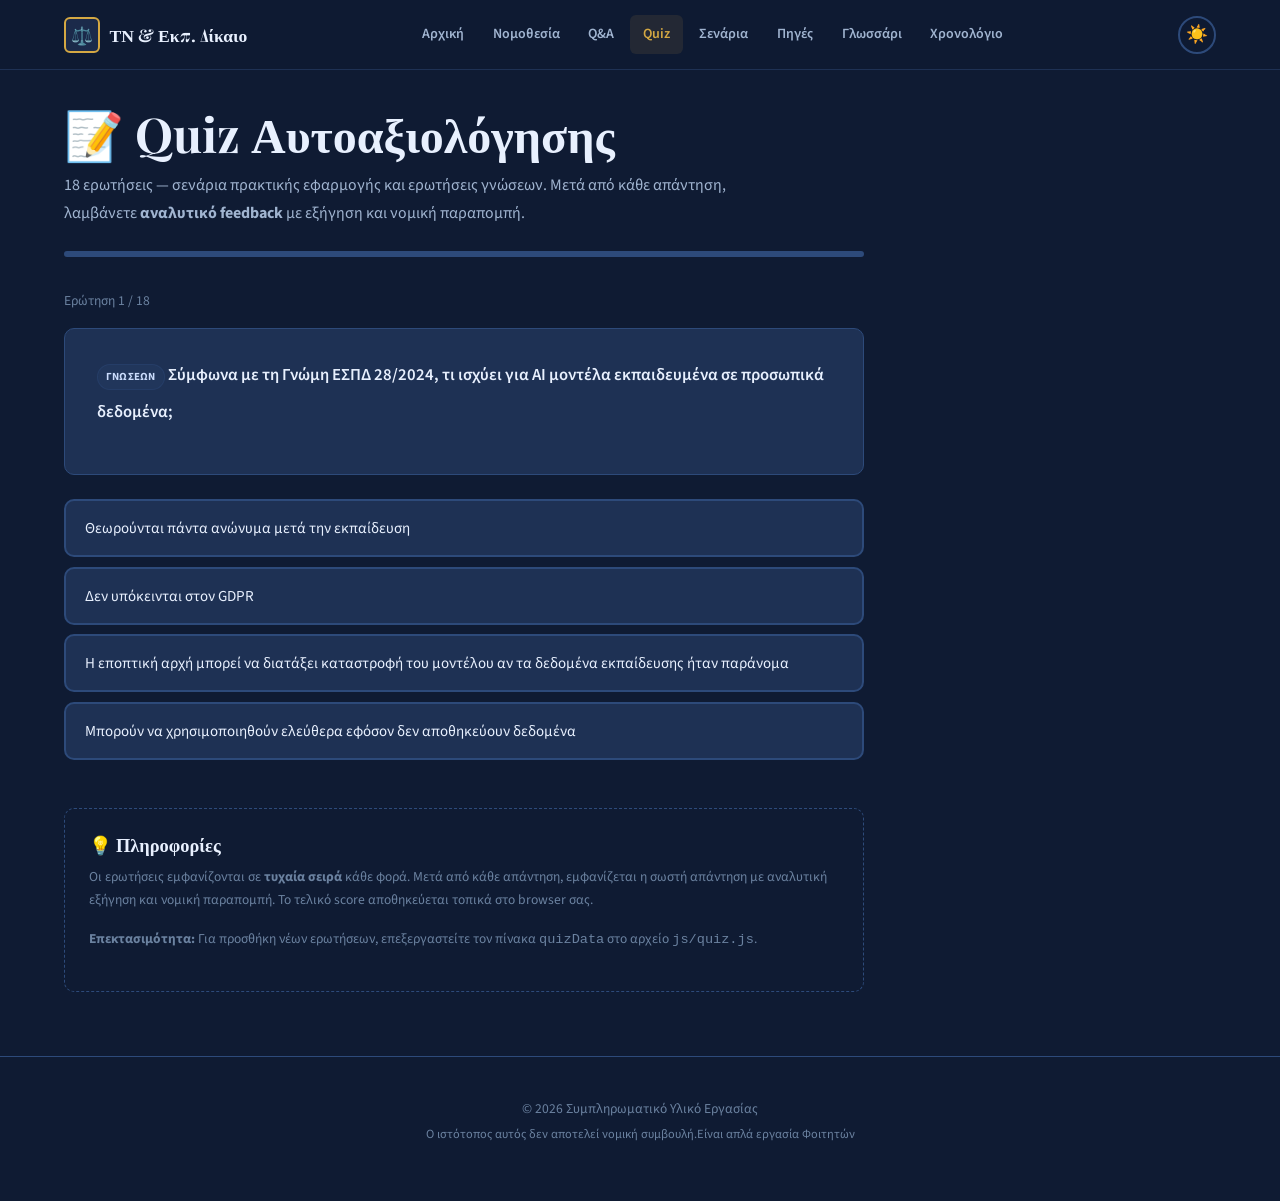
<file: quiz.html>
<!DOCTYPE html>
<html lang="el" data-theme="dark">
<head>
  <meta charset="UTF-8">
  <meta name="viewport" content="width=device-width, initial-scale=1.0">
  <title>Quiz — ΤΝ & Εκπαιδευτικό Δίκαιο</title>
  <meta name="description" content="Διαδραστικό quiz αυτοαξιολόγησης: δοκιμάστε τις γνώσεις σας σε case studies και ερωτήσεις πολλαπλής επιλογής.">
  <link rel="stylesheet" href="css/style.css">
</head>
<body>

  <!-- ===== HEADER ===== -->
  <header class="site-header">
    <div class="header-inner">
      <a href="index.html" class="logo">
        <span class="logo-icon">⚖️</span>
        <span>ΤΝ & Εκπ. Δίκαιο</span>
      </a>
      <nav class="main-nav">
        <a href="index.html">Αρχική</a>
        <a href="legislation.html">Νομοθεσία</a>
        <a href="qa.html">Q&A</a>
        <a href="quiz.html" class="active">Quiz</a>
        <a href="scenarios.html">Σενάρια</a>
        <a href="resources.html">Πηγές</a>
        <a href="glossary.html">Γλωσσάρι</a>
        <a href="timeline.html">Χρονολόγιο</a>
      </nav>
      <button class="theme-toggle" aria-label="Εναλλαγή θέματος">☀️</button>
      <button class="hamburger" aria-label="Μενού">
        <span></span><span></span><span></span>
      </button>
    </div>
  </header>

  <!-- ===== ΚΥΡΙΟ ΠΕΡΙΕΧΟΜΕΝΟ ===== -->
  <main class="page-content">
    <div class="container">

      <!-- Τίτλος -->
      <div style="margin-bottom: 1.5rem;" class="fade-in">
        <h1 style="margin-bottom: 0.5rem;">📝 Quiz Αυτοαξιολόγησης</h1>
        <p style="max-width: 700px;">
          18 ερωτήσεις — σενάρια πρακτικής εφαρμογής και ερωτήσεις γνώσεων.
          Μετά από κάθε απάντηση, λαμβάνετε <strong>αναλυτικό feedback</strong>
          με εξήγηση και νομική παραπομπή.
        </p>
        <p id="last-score" class="text-sm text-muted" style="display:none; margin-top:0.5rem;"></p>
      </div>

      <!-- QUIZ CONTAINER -->
      <div id="quiz-container" class="fade-in" style="max-width: 800px;">

        <!-- Progress bar -->
        <div class="quiz-progress">
          <div class="quiz-progress-fill" id="quiz-progress-fill" style="width: 0%;"></div>
        </div>

        <!-- Μετρητής ερωτήσεων -->
        <p id="quiz-question-counter" class="text-sm text-muted mb-2">Ερώτηση 1 / 18</p>

        <!-- Ερώτηση -->
        <div class="card" style="margin-bottom: 1.5rem; padding: 2rem;">
          <p id="quiz-question-text" style="font-size: 1.05rem; font-weight: 600; line-height: 1.7; color: var(--text-primary);"></p>
        </div>

        <!-- Επιλογές -->
        <div id="quiz-options" style="margin-bottom: 1rem;">
          <!-- Γεμίζει δυναμικά -->
        </div>

        <!-- Feedback -->
        <div id="quiz-feedback" class="quiz-feedback">
          <!-- Εμφανίζεται μετά την απάντηση -->
        </div>

        <!-- Κουμπί Επόμενη -->
        <div style="text-align: right; margin-top: 1.5rem;">
          <button id="quiz-next" class="btn btn-primary" style="display: none;">Επόμενη →</button>
        </div>

      </div>

      <!-- ΑΠΟΤΕΛΕΣΜΑΤΑ (αρχικά κρυφά) -->
      <div id="quiz-results" style="display: none; max-width: 800px;">
        <!-- Γεμίζει δυναμικά -->
      </div>

      <!-- Πληροφορίες -->
      <div class="fade-in" style="margin-top: 3rem; padding: 1.5rem; border: 1px dashed var(--border-color); border-radius: var(--radius-md); max-width: 800px;">
        <h4 style="margin-bottom: 0.5rem;">💡 Πληροφορίες</h4>
        <p class="text-sm text-muted">
          Οι ερωτήσεις εμφανίζονται σε <strong>τυχαία σειρά</strong> κάθε φορά.
          Μετά από κάθε απάντηση, εμφανίζεται η σωστή απάντηση με αναλυτική εξήγηση
          και νομική παραπομπή. Το τελικό score αποθηκεύεται τοπικά στο browser σας.
        </p>
        <p class="text-sm text-muted mt-1">
          <strong>Επεκτασιμότητα:</strong> Για προσθήκη νέων ερωτήσεων, επεξεργαστείτε τον πίνακα
          <code>quizData</code> στο αρχείο <code>js/quiz.js</code>.
        </p>
      </div>

    </div>
  </main>

  <!-- ===== FOOTER ===== -->
  <footer class="site-footer">
    <div class="container">
      <p class="footer-text">
   © 2026 Συμπληρωματικό Υλικό  Εργασίας <br>
        <span class="text-xs">Ο ιστότοπος αυτός δεν αποτελεί νομική συμβουλή.Είναι απλά εργασία Φοιτητών</span>
      </p>
    </div>
  </footer>

  <!-- Back to top -->
  <button class="back-to-top" aria-label="Πίσω στην κορυφή">↑</button>

  <!-- Scripts -->
  <script src="js/main.js"></script>
  <script src="js/quiz.js"></script>
</body>
</html>
</file>
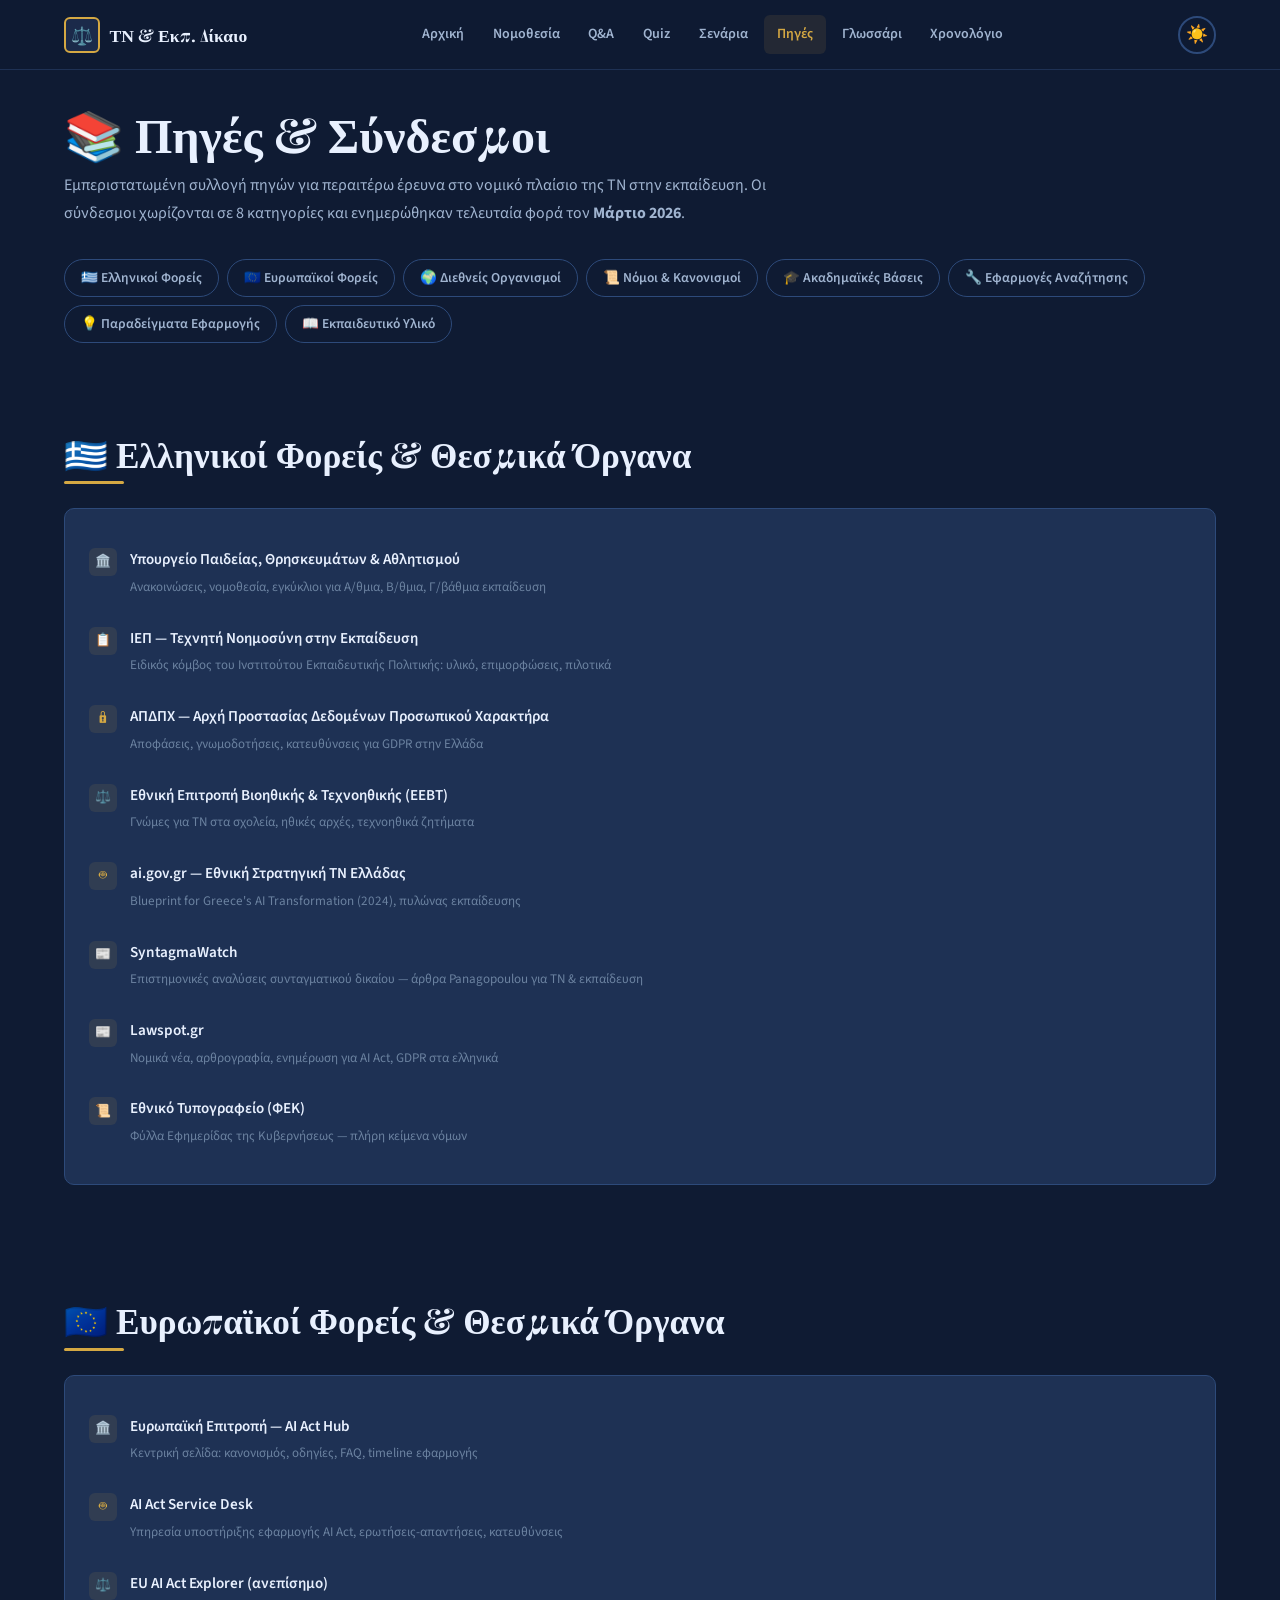
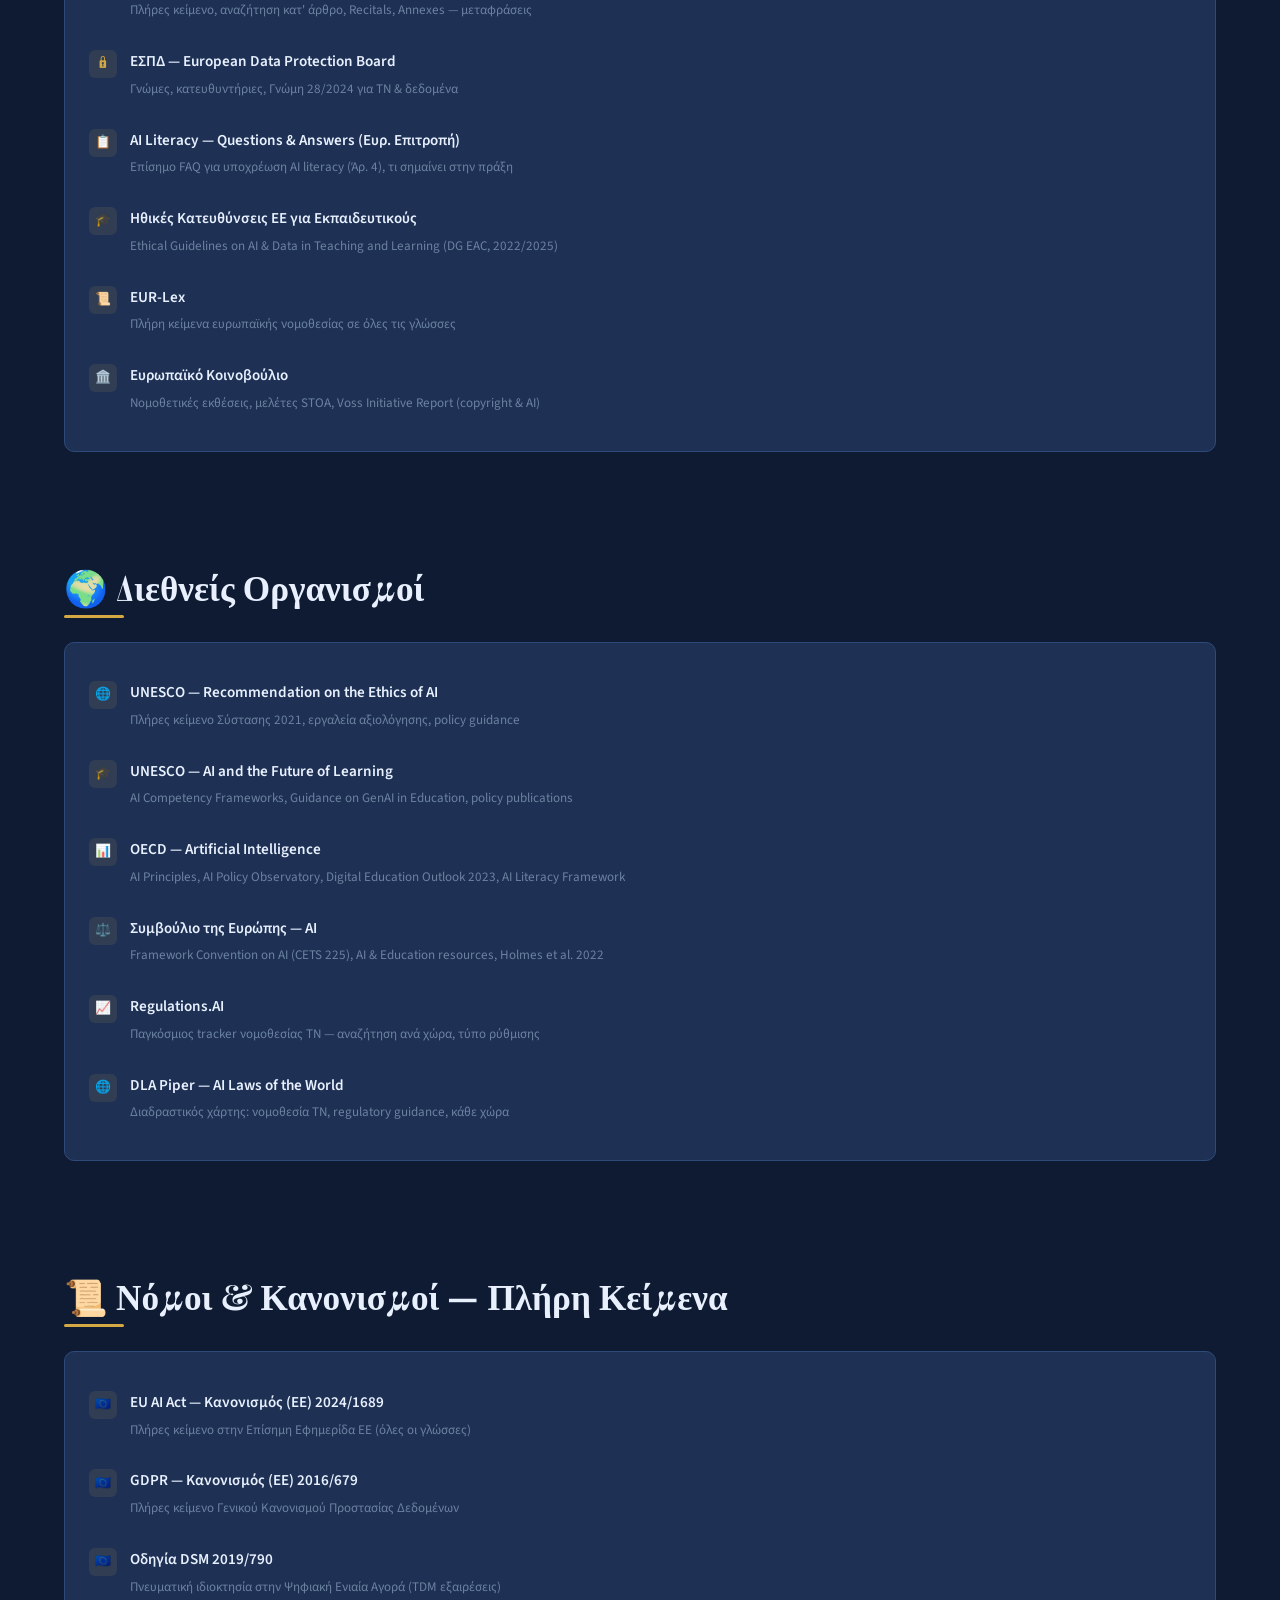
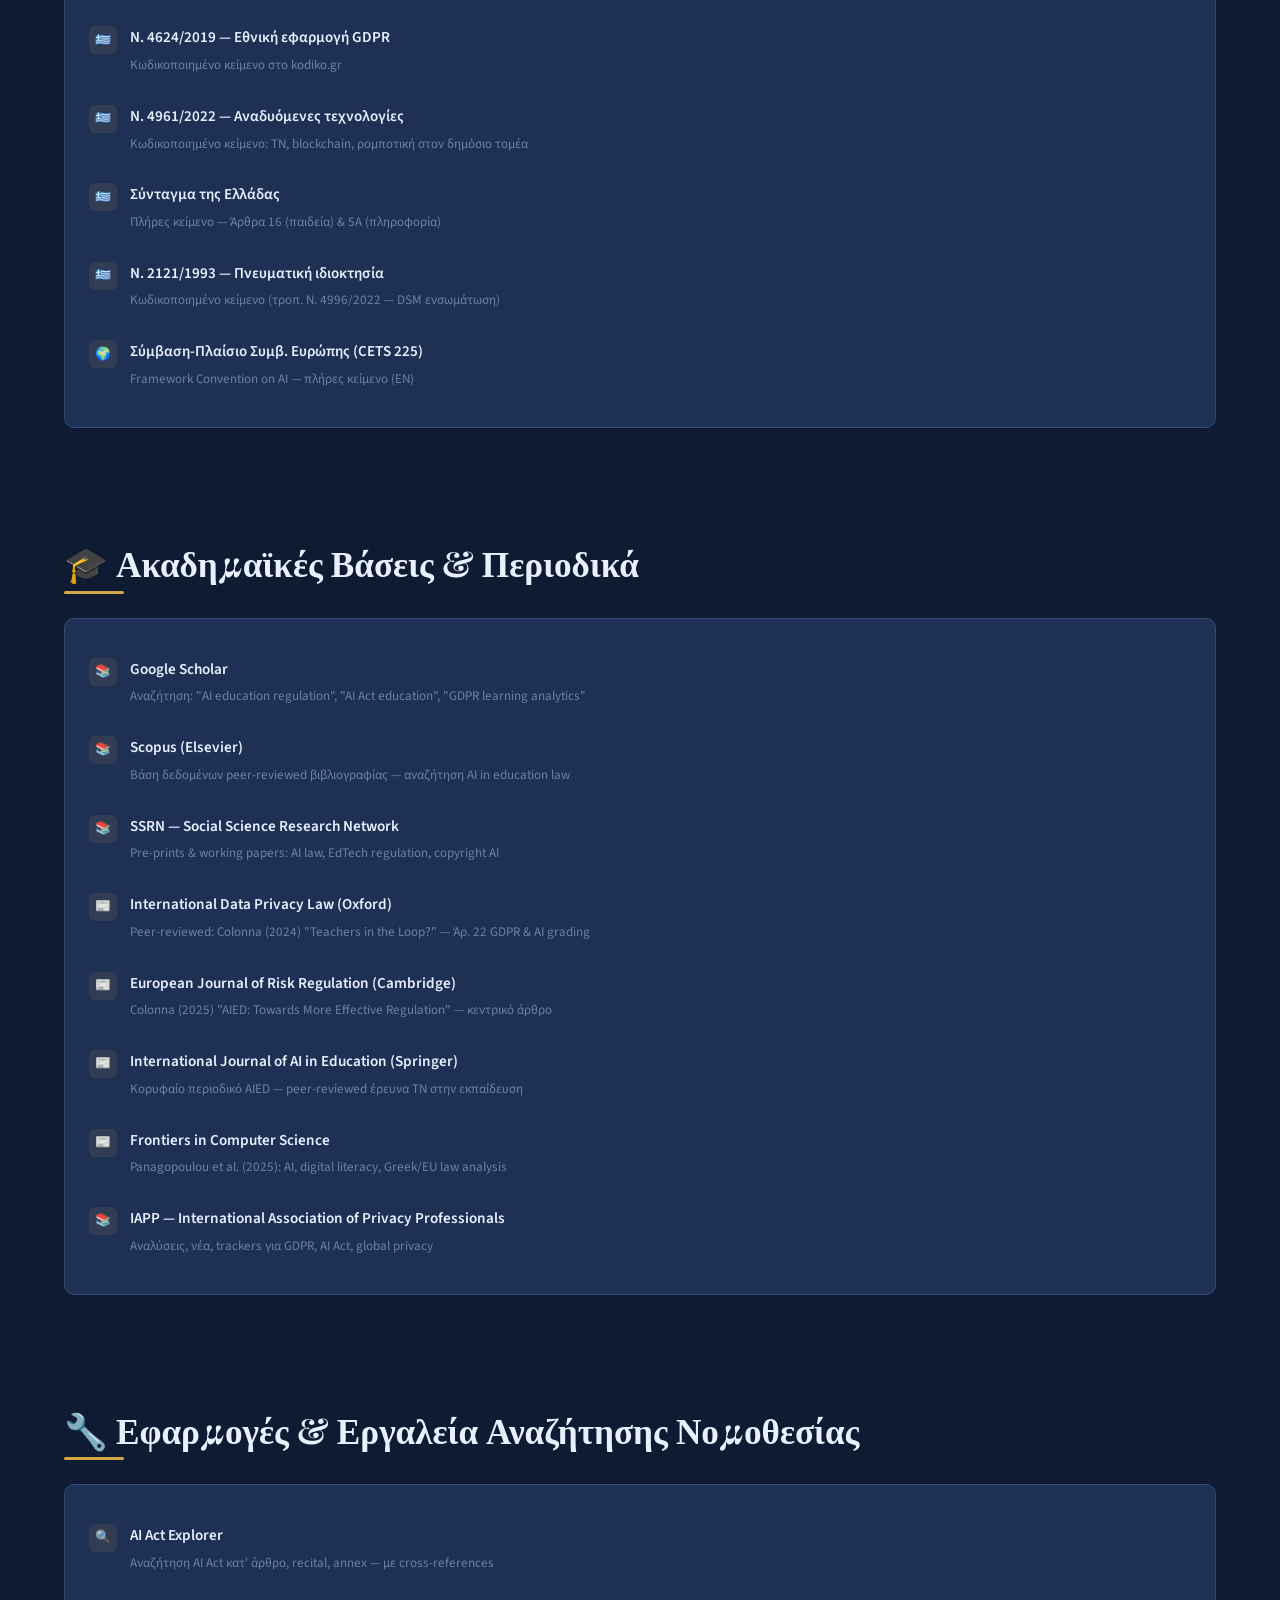
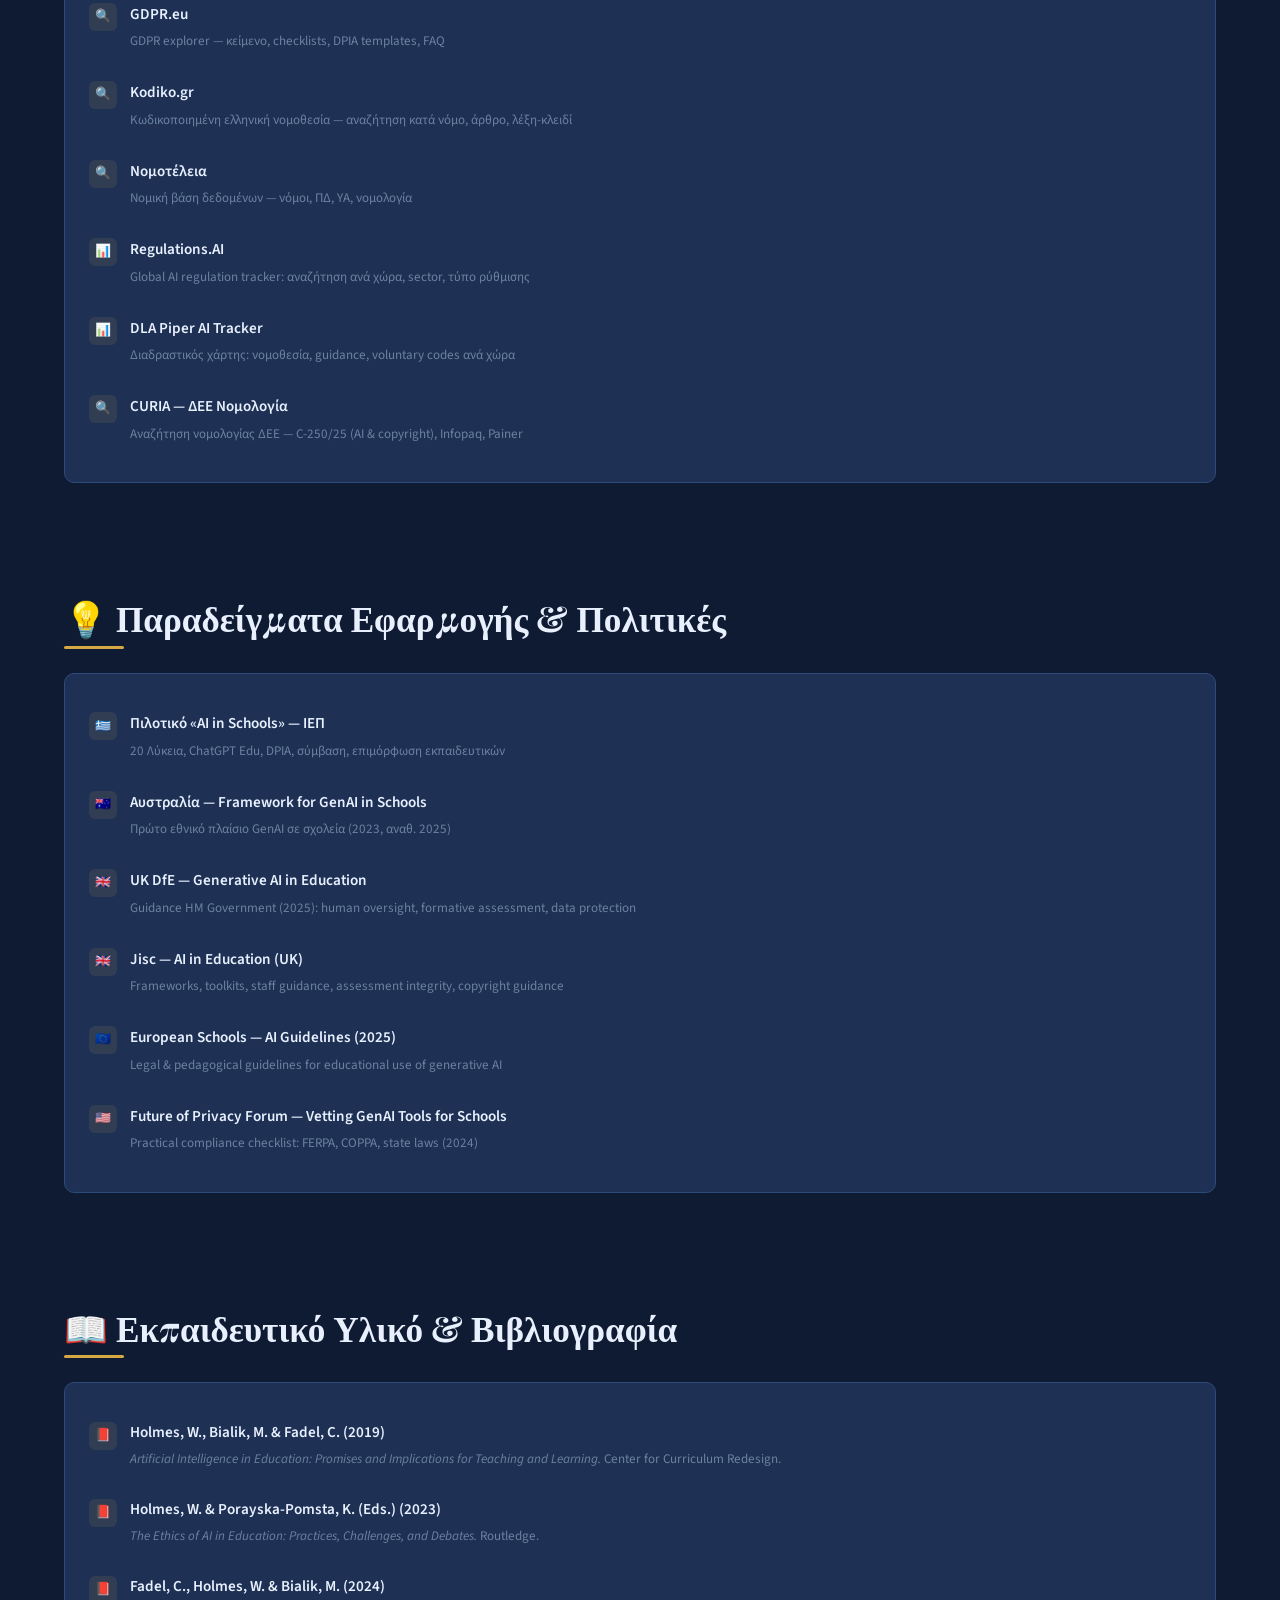
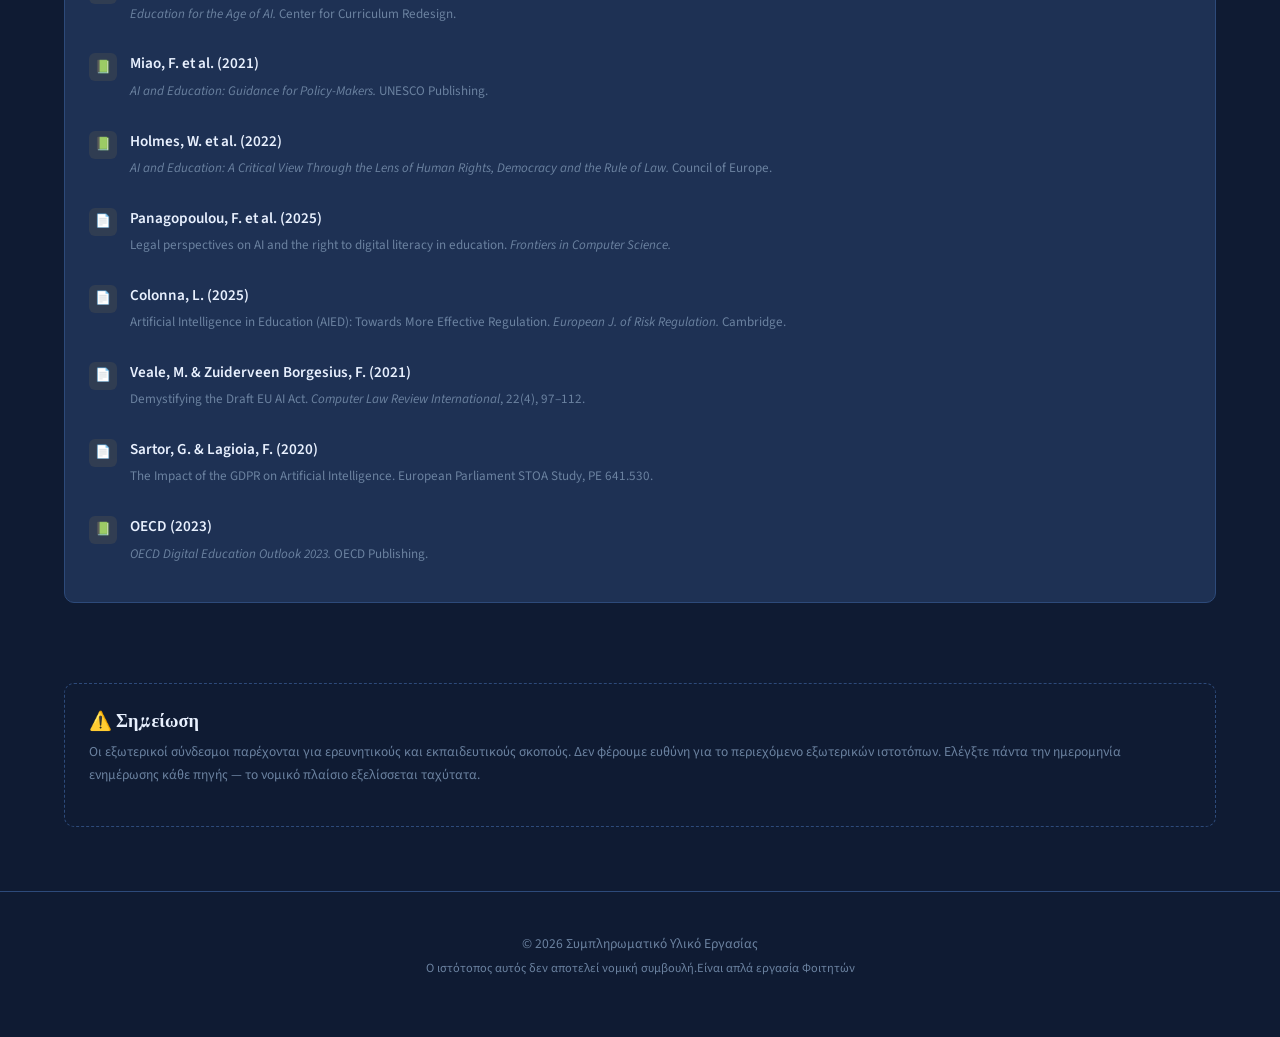
<file: resources.html>
<!DOCTYPE html>
<html lang="el" data-theme="dark">
<head>
  <meta charset="UTF-8">
  <meta name="viewport" content="width=device-width, initial-scale=1.0">
  <title>Πηγές & Σύνδεσμοι — ΤΝ & Εκπαιδευτικό Δίκαιο</title>
  <meta name="description" content="Εμπεριστατωμένη συλλογή πηγών για νομοθεσία ΤΝ στην εκπαίδευση: ελληνικοί/ευρωπαϊκοί φορείς, ακαδημαϊκές βάσεις, νόμοι, εφαρμογές.">
  <link rel="stylesheet" href="css/style.css">
</head>
<body>

  <!-- ===== HEADER ===== -->
  <header class="site-header">
    <div class="header-inner">
      <a href="index.html" class="logo">
        <span class="logo-icon">⚖️</span>
        <span>ΤΝ & Εκπ. Δίκαιο</span>
      </a>
      <nav class="main-nav">
        <a href="index.html">Αρχική</a>
        <a href="legislation.html">Νομοθεσία</a>
        <a href="qa.html">Q&A</a>
        <a href="quiz.html">Quiz</a>
        <a href="scenarios.html">Σενάρια</a>
        <a href="resources.html" class="active">Πηγές</a>
        <a href="glossary.html">Γλωσσάρι</a>
        <a href="timeline.html">Χρονολόγιο</a>
      </nav>
      <button class="theme-toggle" aria-label="Εναλλαγή θέματος">☀️</button>
      <button class="hamburger" aria-label="Μενού">
        <span></span><span></span><span></span>
      </button>
    </div>
  </header>

  <!-- ===== ΚΥΡΙΟ ΠΕΡΙΕΧΟΜΕΝΟ ===== -->
  <main class="page-content">
    <div class="container">

      <!-- Τίτλος -->
      <div style="margin-bottom: 2rem;" class="fade-in">
        <h1 style="margin-bottom: 0.5rem;">📚 Πηγές & Σύνδεσμοι</h1>
        <p style="max-width: 750px;">
          Εμπεριστατωμένη συλλογή πηγών για περαιτέρω έρευνα στο νομικό πλαίσιο της ΤΝ στην εκπαίδευση.
          Οι σύνδεσμοι χωρίζονται σε 8 κατηγορίες και ενημερώθηκαν τελευταία φορά τον <strong>Μάρτιο 2026</strong>.
        </p>
      </div>

      <!-- Γρήγορη πλοήγηση -->
      <div class="filter-bar fade-in" style="margin-bottom: 2.5rem;">
        <a href="#greek" class="filter-tag">🇬🇷 Ελληνικοί Φορείς</a>
        <a href="#eu" class="filter-tag">🇪🇺 Ευρωπαϊκοί Φορείς</a>
        <a href="#international" class="filter-tag">🌍 Διεθνείς Οργανισμοί</a>
        <a href="#laws" class="filter-tag">📜 Νόμοι & Κανονισμοί</a>
        <a href="#academic" class="filter-tag">🎓 Ακαδημαϊκές Βάσεις</a>
        <a href="#tools" class="filter-tag">🔧 Εφαρμογές Αναζήτησης</a>
        <a href="#examples" class="filter-tag">💡 Παραδείγματα Εφαρμογής</a>
        <a href="#educational" class="filter-tag">📖 Εκπαιδευτικό Υλικό</a>
      </div>

      <!-- ============================================================
           1. ΕΛΛΗΝΙΚΟΙ ΦΟΡΕΙΣ
           ============================================================ -->
      <section id="greek" class="section fade-in">
        <h2 class="section-title">🇬🇷 Ελληνικοί Φορείς & Θεσμικά Όργανα</h2>
        <div class="card" style="margin-bottom: 1rem;">

          <div class="resource-link">
            <div class="link-icon">🏛️</div>
            <div class="link-text">
              <a href="https://www.minedu.gov.gr" target="_blank" class="link-title">Υπουργείο Παιδείας, Θρησκευμάτων & Αθλητισμού</a>
              <div class="link-desc">Ανακοινώσεις, νομοθεσία, εγκύκλιοι για Α/θμια, Β/θμια, Γ/βάθμια εκπαίδευση</div>
            </div>
          </div>

          <div class="resource-link">
            <div class="link-icon">📋</div>
            <div class="link-text">
              <a href="https://www.iep.edu.gr/ai/" target="_blank" class="link-title">ΙΕΠ — Τεχνητή Νοημοσύνη στην Εκπαίδευση</a>
              <div class="link-desc">Ειδικός κόμβος του Ινστιτούτου Εκπαιδευτικής Πολιτικής: υλικό, επιμορφώσεις, πιλοτικά</div>
            </div>
          </div>

          <div class="resource-link">
            <div class="link-icon">🔒</div>
            <div class="link-text">
              <a href="https://www.dpa.gr" target="_blank" class="link-title">ΑΠΔΠΧ — Αρχή Προστασίας Δεδομένων Προσωπικού Χαρακτήρα</a>
              <div class="link-desc">Αποφάσεις, γνωμοδοτήσεις, κατευθύνσεις για GDPR στην Ελλάδα</div>
            </div>
          </div>

          <div class="resource-link">
            <div class="link-icon">⚖️</div>
            <div class="link-text">
              <a href="https://www.bioethics.gr" target="_blank" class="link-title">Εθνική Επιτροπή Βιοηθικής & Τεχνοηθικής (ΕΕΒΤ)</a>
              <div class="link-desc">Γνώμες για ΤΝ στα σχολεία, ηθικές αρχές, τεχνοηθικά ζητήματα</div>
            </div>
          </div>

          <div class="resource-link">
            <div class="link-icon">🤖</div>
            <div class="link-text">
              <a href="https://ai.gov.gr" target="_blank" class="link-title">ai.gov.gr — Εθνική Στρατηγική ΤΝ Ελλάδας</a>
              <div class="link-desc">Blueprint for Greece's AI Transformation (2024), πυλώνας εκπαίδευσης</div>
            </div>
          </div>

          <div class="resource-link">
            <div class="link-icon">📰</div>
            <div class="link-text">
              <a href="https://www.syntagmawatch.gr" target="_blank" class="link-title">SyntagmaWatch</a>
              <div class="link-desc">Επιστημονικές αναλύσεις συνταγματικού δικαίου — άρθρα Panagopoulou για ΤΝ & εκπαίδευση</div>
            </div>
          </div>

          <div class="resource-link">
            <div class="link-icon">📰</div>
            <div class="link-text">
              <a href="https://www.lawspot.gr" target="_blank" class="link-title">Lawspot.gr</a>
              <div class="link-desc">Νομικά νέα, αρθρογραφία, ενημέρωση για AI Act, GDPR στα ελληνικά</div>
            </div>
          </div>

          <div class="resource-link">
            <div class="link-icon">📜</div>
            <div class="link-text">
              <a href="https://www.et.gr" target="_blank" class="link-title">Εθνικό Τυπογραφείο (ΦΕΚ)</a>
              <div class="link-desc">Φύλλα Εφημερίδας της Κυβερνήσεως — πλήρη κείμενα νόμων</div>
            </div>
          </div>

        </div>
      </section>

      <!-- ============================================================
           2. ΕΥΡΩΠΑΪΚΟΙ ΦΟΡΕΙΣ
           ============================================================ -->
      <section id="eu" class="section fade-in">
        <h2 class="section-title">🇪🇺 Ευρωπαϊκοί Φορείς & Θεσμικά Όργανα</h2>
        <div class="card" style="margin-bottom: 1rem;">

          <div class="resource-link">
            <div class="link-icon">🏛️</div>
            <div class="link-text">
              <a href="https://digital-strategy.ec.europa.eu/en/policies/regulatory-framework-ai" target="_blank" class="link-title">Ευρωπαϊκή Επιτροπή — AI Act Hub</a>
              <div class="link-desc">Κεντρική σελίδα: κανονισμός, οδηγίες, FAQ, timeline εφαρμογής</div>
            </div>
          </div>

          <div class="resource-link">
            <div class="link-icon">🤖</div>
            <div class="link-text">
              <a href="https://ai-act-service-desk.ec.europa.eu" target="_blank" class="link-title">AI Act Service Desk</a>
              <div class="link-desc">Υπηρεσία υποστήριξης εφαρμογής AI Act, ερωτήσεις-απαντήσεις, κατευθύνσεις</div>
            </div>
          </div>

          <div class="resource-link">
            <div class="link-icon">⚖️</div>
            <div class="link-text">
              <a href="https://artificialintelligenceact.eu" target="_blank" class="link-title">EU AI Act Explorer (ανεπίσημο)</a>
              <div class="link-desc">Πλήρες κείμενο, αναζήτηση κατ' άρθρο, Recitals, Annexes — μεταφράσεις</div>
            </div>
          </div>

          <div class="resource-link">
            <div class="link-icon">🔒</div>
            <div class="link-text">
              <a href="https://www.edpb.europa.eu" target="_blank" class="link-title">ΕΣΠΔ — European Data Protection Board</a>
              <div class="link-desc">Γνώμες, κατευθυντήριες, Γνώμη 28/2024 για ΤΝ & δεδομένα</div>
            </div>
          </div>

          <div class="resource-link">
            <div class="link-icon">📋</div>
            <div class="link-text">
              <a href="https://digital-strategy.ec.europa.eu/en/faqs/ai-literacy-questions-answers" target="_blank" class="link-title">AI Literacy — Questions & Answers (Ευρ. Επιτροπή)</a>
              <div class="link-desc">Επίσημο FAQ για υποχρέωση AI literacy (Άρ. 4), τι σημαίνει στην πράξη</div>
            </div>
          </div>

          <div class="resource-link">
            <div class="link-icon">🎓</div>
            <div class="link-text">
              <a href="https://education.ec.europa.eu/focus-topics/digital-education/action-plan/ethical-guidelines-for-educators-on-using-ai" target="_blank" class="link-title">Ηθικές Κατευθύνσεις ΕΕ για Εκπαιδευτικούς</a>
              <div class="link-desc">Ethical Guidelines on AI & Data in Teaching and Learning (DG EAC, 2022/2025)</div>
            </div>
          </div>

          <div class="resource-link">
            <div class="link-icon">📜</div>
            <div class="link-text">
              <a href="https://eur-lex.europa.eu" target="_blank" class="link-title">EUR-Lex</a>
              <div class="link-desc">Πλήρη κείμενα ευρωπαϊκής νομοθεσίας σε όλες τις γλώσσες</div>
            </div>
          </div>

          <div class="resource-link">
            <div class="link-icon">🏛️</div>
            <div class="link-text">
              <a href="https://www.europarl.europa.eu" target="_blank" class="link-title">Ευρωπαϊκό Κοινοβούλιο</a>
              <div class="link-desc">Νομοθετικές εκθέσεις, μελέτες STOA, Voss Initiative Report (copyright & AI)</div>
            </div>
          </div>

        </div>
      </section>

      <!-- ============================================================
           3. ΔΙΕΘΝΕΙΣ ΟΡΓΑΝΙΣΜΟΙ
           ============================================================ -->
      <section id="international" class="section fade-in">
        <h2 class="section-title">🌍 Διεθνείς Οργανισμοί</h2>
        <div class="card" style="margin-bottom: 1rem;">

          <div class="resource-link">
            <div class="link-icon">🌐</div>
            <div class="link-text">
              <a href="https://www.unesco.org/en/artificial-intelligence/recommendation-ethics" target="_blank" class="link-title">UNESCO — Recommendation on the Ethics of AI</a>
              <div class="link-desc">Πλήρες κείμενο Σύστασης 2021, εργαλεία αξιολόγησης, policy guidance</div>
            </div>
          </div>

          <div class="resource-link">
            <div class="link-icon">🎓</div>
            <div class="link-text">
              <a href="https://www.unesco.org/en/digital-education/ai-future-learning" target="_blank" class="link-title">UNESCO — AI and the Future of Learning</a>
              <div class="link-desc">AI Competency Frameworks, Guidance on GenAI in Education, policy publications</div>
            </div>
          </div>

          <div class="resource-link">
            <div class="link-icon">📊</div>
            <div class="link-text">
              <a href="https://www.oecd.org/en/topics/artificial-intelligence.html" target="_blank" class="link-title">OECD — Artificial Intelligence</a>
              <div class="link-desc">AI Principles, AI Policy Observatory, Digital Education Outlook 2023, AI Literacy Framework</div>
            </div>
          </div>

          <div class="resource-link">
            <div class="link-icon">⚖️</div>
            <div class="link-text">
              <a href="https://www.coe.int/en/web/artificial-intelligence" target="_blank" class="link-title">Συμβούλιο της Ευρώπης — AI</a>
              <div class="link-desc">Framework Convention on AI (CETS 225), AI & Education resources, Holmes et al. 2022</div>
            </div>
          </div>

          <div class="resource-link">
            <div class="link-icon">📈</div>
            <div class="link-text">
              <a href="https://regulations.ai" target="_blank" class="link-title">Regulations.AI</a>
              <div class="link-desc">Παγκόσμιος tracker νομοθεσίας ΤΝ — αναζήτηση ανά χώρα, τύπο ρύθμισης</div>
            </div>
          </div>

          <div class="resource-link">
            <div class="link-icon">🌐</div>
            <div class="link-text">
              <a href="https://intelligence.dlapiper.com/artificial-intelligence/" target="_blank" class="link-title">DLA Piper — AI Laws of the World</a>
              <div class="link-desc">Διαδραστικός χάρτης: νομοθεσία ΤΝ, regulatory guidance, κάθε χώρα</div>
            </div>
          </div>

        </div>
      </section>

      <!-- ============================================================
           4. ΝΟΜΟΙ & ΚΑΝΟΝΙΣΜΟΙ (πλήρη κείμενα)
           ============================================================ -->
      <section id="laws" class="section fade-in">
        <h2 class="section-title">📜 Νόμοι & Κανονισμοί — Πλήρη Κείμενα</h2>
        <div class="card" style="margin-bottom: 1rem;">

          <div class="resource-link">
            <div class="link-icon">🇪🇺</div>
            <div class="link-text">
              <a href="https://eur-lex.europa.eu/eli/reg/2024/1689/oj" target="_blank" class="link-title">EU AI Act — Κανονισμός (ΕΕ) 2024/1689</a>
              <div class="link-desc">Πλήρες κείμενο στην Επίσημη Εφημερίδα ΕΕ (όλες οι γλώσσες)</div>
            </div>
          </div>

          <div class="resource-link">
            <div class="link-icon">🇪🇺</div>
            <div class="link-text">
              <a href="https://eur-lex.europa.eu/eli/reg/2016/679/oj" target="_blank" class="link-title">GDPR — Κανονισμός (ΕΕ) 2016/679</a>
              <div class="link-desc">Πλήρες κείμενο Γενικού Κανονισμού Προστασίας Δεδομένων</div>
            </div>
          </div>

          <div class="resource-link">
            <div class="link-icon">🇪🇺</div>
            <div class="link-text">
              <a href="https://eur-lex.europa.eu/eli/dir/2019/790/oj" target="_blank" class="link-title">Οδηγία DSM 2019/790</a>
              <div class="link-desc">Πνευματική ιδιοκτησία στην Ψηφιακή Ενιαία Αγορά (TDM εξαιρέσεις)</div>
            </div>
          </div>

          <div class="resource-link">
            <div class="link-icon">🇬🇷</div>
            <div class="link-text">
              <a href="https://www.kodiko.gr/nomothesia/document/538209" target="_blank" class="link-title">Ν. 4624/2019 — Εθνική εφαρμογή GDPR</a>
              <div class="link-desc">Κωδικοποιημένο κείμενο στο kodiko.gr</div>
            </div>
          </div>

          <div class="resource-link">
            <div class="link-icon">🇬🇷</div>
            <div class="link-text">
              <a href="https://www.kodiko.gr/nomothesia/document/782267" target="_blank" class="link-title">Ν. 4961/2022 — Αναδυόμενες τεχνολογίες</a>
              <div class="link-desc">Κωδικοποιημένο κείμενο: ΤΝ, blockchain, ρομποτική στον δημόσιο τομέα</div>
            </div>
          </div>

          <div class="resource-link">
            <div class="link-icon">🇬🇷</div>
            <div class="link-text">
              <a href="https://www.hellenicparliament.gr/Vouli-ton-Ellinon/To-Politevma/Syntagma/" target="_blank" class="link-title">Σύνταγμα της Ελλάδας</a>
              <div class="link-desc">Πλήρες κείμενο — Άρθρα 16 (παιδεία) & 5Α (πληροφορία)</div>
            </div>
          </div>

          <div class="resource-link">
            <div class="link-icon">🇬🇷</div>
            <div class="link-text">
              <a href="https://www.kodiko.gr/nomothesia/document/99327" target="_blank" class="link-title">Ν. 2121/1993 — Πνευματική ιδιοκτησία</a>
              <div class="link-desc">Κωδικοποιημένο κείμενο (τροπ. Ν. 4996/2022 — DSM ενσωμάτωση)</div>
            </div>
          </div>

          <div class="resource-link">
            <div class="link-icon">🌍</div>
            <div class="link-text">
              <a href="https://rm.coe.int/1680aee411" target="_blank" class="link-title">Σύμβαση-Πλαίσιο Συμβ. Ευρώπης (CETS 225)</a>
              <div class="link-desc">Framework Convention on AI — πλήρες κείμενο (EN)</div>
            </div>
          </div>

        </div>
      </section>

      <!-- ============================================================
           5. ΑΚΑΔΗΜΑΪΚΕΣ ΒΑΣΕΙΣ & ΠΕΡΙΟΔΙΚΑ
           ============================================================ -->
      <section id="academic" class="section fade-in">
        <h2 class="section-title">🎓 Ακαδημαϊκές Βάσεις & Περιοδικά</h2>
        <div class="card" style="margin-bottom: 1rem;">

          <div class="resource-link">
            <div class="link-icon">📚</div>
            <div class="link-text">
              <a href="https://scholar.google.com" target="_blank" class="link-title">Google Scholar</a>
              <div class="link-desc">Αναζήτηση: "AI education regulation", "AI Act education", "GDPR learning analytics"</div>
            </div>
          </div>

          <div class="resource-link">
            <div class="link-icon">📚</div>
            <div class="link-text">
              <a href="https://www.scopus.com" target="_blank" class="link-title">Scopus (Elsevier)</a>
              <div class="link-desc">Βάση δεδομένων peer-reviewed βιβλιογραφίας — αναζήτηση AI in education law</div>
            </div>
          </div>

          <div class="resource-link">
            <div class="link-icon">📚</div>
            <div class="link-text">
              <a href="https://papers.ssrn.com" target="_blank" class="link-title">SSRN — Social Science Research Network</a>
              <div class="link-desc">Pre-prints & working papers: AI law, EdTech regulation, copyright AI</div>
            </div>
          </div>

          <div class="resource-link">
            <div class="link-icon">📰</div>
            <div class="link-text">
              <a href="https://academic.oup.com/idpl" target="_blank" class="link-title">International Data Privacy Law (Oxford)</a>
              <div class="link-desc">Peer-reviewed: Colonna (2024) "Teachers in the Loop?" — Άρ. 22 GDPR & AI grading</div>
            </div>
          </div>

          <div class="resource-link">
            <div class="link-icon">📰</div>
            <div class="link-text">
              <a href="https://www.cambridge.org/core/journals/european-journal-of-risk-regulation" target="_blank" class="link-title">European Journal of Risk Regulation (Cambridge)</a>
              <div class="link-desc">Colonna (2025) "AIED: Towards More Effective Regulation" — κεντρικό άρθρο</div>
            </div>
          </div>

          <div class="resource-link">
            <div class="link-icon">📰</div>
            <div class="link-text">
              <a href="https://link.springer.com/journal/40593" target="_blank" class="link-title">International Journal of AI in Education (Springer)</a>
              <div class="link-desc">Κορυφαίο περιοδικό AIED — peer-reviewed έρευνα ΤΝ στην εκπαίδευση</div>
            </div>
          </div>

          <div class="resource-link">
            <div class="link-icon">📰</div>
            <div class="link-text">
              <a href="https://www.frontiersin.org/journals/computer-science" target="_blank" class="link-title">Frontiers in Computer Science</a>
              <div class="link-desc">Panagopoulou et al. (2025): AI, digital literacy, Greek/EU law analysis</div>
            </div>
          </div>

          <div class="resource-link">
            <div class="link-icon">📚</div>
            <div class="link-text">
              <a href="https://iapp.org" target="_blank" class="link-title">IAPP — International Association of Privacy Professionals</a>
              <div class="link-desc">Αναλύσεις, νέα, trackers για GDPR, AI Act, global privacy</div>
            </div>
          </div>

        </div>
      </section>

      <!-- ============================================================
           6. ΕΦΑΡΜΟΓΕΣ & ΕΡΓΑΛΕΙΑ ΑΝΑΖΗΤΗΣΗΣ
           ============================================================ -->
      <section id="tools" class="section fade-in">
        <h2 class="section-title">🔧 Εφαρμογές & Εργαλεία Αναζήτησης Νομοθεσίας</h2>
        <div class="card" style="margin-bottom: 1rem;">

          <div class="resource-link">
            <div class="link-icon">🔍</div>
            <div class="link-text">
              <a href="https://artificialintelligenceact.eu" target="_blank" class="link-title">AI Act Explorer</a>
              <div class="link-desc">Αναζήτηση AI Act κατ' άρθρο, recital, annex — με cross-references</div>
            </div>
          </div>

          <div class="resource-link">
            <div class="link-icon">🔍</div>
            <div class="link-text">
              <a href="https://gdpr.eu" target="_blank" class="link-title">GDPR.eu</a>
              <div class="link-desc">GDPR explorer — κείμενο, checklists, DPIA templates, FAQ</div>
            </div>
          </div>

          <div class="resource-link">
            <div class="link-icon">🔍</div>
            <div class="link-text">
              <a href="https://www.kodiko.gr" target="_blank" class="link-title">Kodiko.gr</a>
              <div class="link-desc">Κωδικοποιημένη ελληνική νομοθεσία — αναζήτηση κατά νόμο, άρθρο, λέξη-κλειδί</div>
            </div>
          </div>

          <div class="resource-link">
            <div class="link-icon">🔍</div>
            <div class="link-text">
              <a href="https://www.nomotelia.gr" target="_blank" class="link-title">Νομοτέλεια</a>
              <div class="link-desc">Νομική βάση δεδομένων — νόμοι, ΠΔ, ΥΑ, νομολογία</div>
            </div>
          </div>

          <div class="resource-link">
            <div class="link-icon">📊</div>
            <div class="link-text">
              <a href="https://regulations.ai" target="_blank" class="link-title">Regulations.AI</a>
              <div class="link-desc">Global AI regulation tracker: αναζήτηση ανά χώρα, sector, τύπο ρύθμισης</div>
            </div>
          </div>

          <div class="resource-link">
            <div class="link-icon">📊</div>
            <div class="link-text">
              <a href="https://intelligence.dlapiper.com/artificial-intelligence/" target="_blank" class="link-title">DLA Piper AI Tracker</a>
              <div class="link-desc">Διαδραστικός χάρτης: νομοθεσία, guidance, voluntary codes ανά χώρα</div>
            </div>
          </div>

          <div class="resource-link">
            <div class="link-icon">🔍</div>
            <div class="link-text">
              <a href="https://curia.europa.eu/juris/recherche.jsf" target="_blank" class="link-title">CURIA — ΔΕΕ Νομολογία</a>
              <div class="link-desc">Αναζήτηση νομολογίας ΔΕΕ — C-250/25 (AI & copyright), Infopaq, Painer</div>
            </div>
          </div>

        </div>
      </section>

      <!-- ============================================================
           7. ΠΑΡΑΔΕΙΓΜΑΤΑ ΕΦΑΡΜΟΓΗΣ
           ============================================================ -->
      <section id="examples" class="section fade-in">
        <h2 class="section-title">💡 Παραδείγματα Εφαρμογής & Πολιτικές</h2>
        <div class="card" style="margin-bottom: 1rem;">

          <div class="resource-link">
            <div class="link-icon">🇬🇷</div>
            <div class="link-text">
              <a href="https://www.iep.edu.gr/ai/" target="_blank" class="link-title">Πιλοτικό «AI in Schools» — ΙΕΠ</a>
              <div class="link-desc">20 Λύκεια, ChatGPT Edu, DPIA, σύμβαση, επιμόρφωση εκπαιδευτικών</div>
            </div>
          </div>

          <div class="resource-link">
            <div class="link-icon">🇦🇺</div>
            <div class="link-text">
              <a href="https://www.education.gov.au/schooling/resources/australian-framework-generative-artificial-intelligence-ai-schools" target="_blank" class="link-title">Αυστραλία — Framework for GenAI in Schools</a>
              <div class="link-desc">Πρώτο εθνικό πλαίσιο GenAI σε σχολεία (2023, αναθ. 2025)</div>
            </div>
          </div>

          <div class="resource-link">
            <div class="link-icon">🇬🇧</div>
            <div class="link-text">
              <a href="https://www.gov.uk/government/publications/generative-artificial-intelligence-in-education" target="_blank" class="link-title">UK DfE — Generative AI in Education</a>
              <div class="link-desc">Guidance HM Government (2025): human oversight, formative assessment, data protection</div>
            </div>
          </div>

          <div class="resource-link">
            <div class="link-icon">🇬🇧</div>
            <div class="link-text">
              <a href="https://jisc.ac.uk/innovation/artificial-intelligence" target="_blank" class="link-title">Jisc — AI in Education (UK)</a>
              <div class="link-desc">Frameworks, toolkits, staff guidance, assessment integrity, copyright guidance</div>
            </div>
          </div>

          <div class="resource-link">
            <div class="link-icon">🇪🇺</div>
            <div class="link-text">
              <a href="https://www.eursc.eu/BasicTexts/2025-01-D-66-en-2.pdf" target="_blank" class="link-title">European Schools — AI Guidelines (2025)</a>
              <div class="link-desc">Legal & pedagogical guidelines for educational use of generative AI</div>
            </div>
          </div>

          <div class="resource-link">
            <div class="link-icon">🇺🇸</div>
            <div class="link-text">
              <a href="https://fpf.org/wp-content/uploads/2024/10/Ed_AI_legal_compliance.pdf" target="_blank" class="link-title">Future of Privacy Forum — Vetting GenAI Tools for Schools</a>
              <div class="link-desc">Practical compliance checklist: FERPA, COPPA, state laws (2024)</div>
            </div>
          </div>

        </div>
      </section>

      <!-- ============================================================
           8. ΕΚΠΑΙΔΕΥΤΙΚΟ ΥΛΙΚΟ
           ============================================================ -->
      <section id="educational" class="section fade-in">
        <h2 class="section-title">📖 Εκπαιδευτικό Υλικό & Βιβλιογραφία</h2>
        <div class="card" style="margin-bottom: 1rem;">

          <div class="resource-link">
            <div class="link-icon">📕</div>
            <div class="link-text">
              <div class="link-title">Holmes, W., Bialik, M. & Fadel, C. (2019)</div>
              <div class="link-desc"><em>Artificial Intelligence in Education: Promises and Implications for Teaching and Learning.</em> Center for Curriculum Redesign.</div>
            </div>
          </div>

          <div class="resource-link">
            <div class="link-icon">📕</div>
            <div class="link-text">
              <div class="link-title">Holmes, W. & Porayska-Pomsta, K. (Eds.) (2023)</div>
              <div class="link-desc"><em>The Ethics of AI in Education: Practices, Challenges, and Debates.</em> Routledge.</div>
            </div>
          </div>

          <div class="resource-link">
            <div class="link-icon">📕</div>
            <div class="link-text">
              <div class="link-title">Fadel, C., Holmes, W. & Bialik, M. (2024)</div>
              <div class="link-desc"><em>Education for the Age of AI.</em> Center for Curriculum Redesign.</div>
            </div>
          </div>

          <div class="resource-link">
            <div class="link-icon">📗</div>
            <div class="link-text">
              <div class="link-title">Miao, F. et al. (2021)</div>
              <div class="link-desc"><em>AI and Education: Guidance for Policy-Makers.</em> UNESCO Publishing.</div>
            </div>
          </div>

          <div class="resource-link">
            <div class="link-icon">📗</div>
            <div class="link-text">
              <div class="link-title">Holmes, W. et al. (2022)</div>
              <div class="link-desc"><em>AI and Education: A Critical View Through the Lens of Human Rights, Democracy and the Rule of Law.</em> Council of Europe.</div>
            </div>
          </div>

          <div class="resource-link">
            <div class="link-icon">📄</div>
            <div class="link-text">
              <div class="link-title">Panagopoulou, F. et al. (2025)</div>
              <div class="link-desc">Legal perspectives on AI and the right to digital literacy in education. <em>Frontiers in Computer Science.</em></div>
            </div>
          </div>

          <div class="resource-link">
            <div class="link-icon">📄</div>
            <div class="link-text">
              <div class="link-title">Colonna, L. (2025)</div>
              <div class="link-desc">Artificial Intelligence in Education (AIED): Towards More Effective Regulation. <em>European J. of Risk Regulation.</em> Cambridge.</div>
            </div>
          </div>

          <div class="resource-link">
            <div class="link-icon">📄</div>
            <div class="link-text">
              <div class="link-title">Veale, M. & Zuiderveen Borgesius, F. (2021)</div>
              <div class="link-desc">Demystifying the Draft EU AI Act. <em>Computer Law Review International</em>, 22(4), 97–112.</div>
            </div>
          </div>

          <div class="resource-link">
            <div class="link-icon">📄</div>
            <div class="link-text">
              <div class="link-title">Sartor, G. & Lagioia, F. (2020)</div>
              <div class="link-desc">The Impact of the GDPR on Artificial Intelligence. European Parliament STOA Study, PE 641.530.</div>
            </div>
          </div>

          <div class="resource-link">
            <div class="link-icon">📗</div>
            <div class="link-text">
              <div class="link-title">OECD (2023)</div>
              <div class="link-desc"><em>OECD Digital Education Outlook 2023.</em> OECD Publishing.</div>
            </div>
          </div>

        </div>
      </section>

      <!-- Σημείωση -->
      <div class="fade-in" style="margin-top: 1rem; padding: 1.5rem; border: 1px dashed var(--border-color); border-radius: var(--radius-md);">
        <h4 style="margin-bottom: 0.5rem;">⚠️ Σημείωση</h4>
        <p class="text-sm text-muted">
          Οι εξωτερικοί σύνδεσμοι παρέχονται για ερευνητικούς και εκπαιδευτικούς σκοπούς.
          Δεν φέρουμε ευθύνη για το περιεχόμενο εξωτερικών ιστοτόπων. Ελέγξτε πάντα την
          ημερομηνία ενημέρωσης κάθε πηγής — το νομικό πλαίσιο εξελίσσεται ταχύτατα.
        </p>
      </div>

    </div>
  </main>

  <!-- ===== FOOTER ===== -->
  <footer class="site-footer">
    <div class="container">
      <p class="footer-text">
   © 2026 Συμπληρωματικό Υλικό  Εργασίας <br>
        <span class="text-xs">Ο ιστότοπος αυτός δεν αποτελεί νομική συμβουλή.Είναι απλά εργασία Φοιτητών</span>
      </p>
    </div>
  </footer>

  <!-- Back to top -->
  <button class="back-to-top" aria-label="Πίσω στην κορυφή">↑</button>

  <!-- Scripts -->
  <script src="js/main.js"></script>
</body>
</html>
</file>
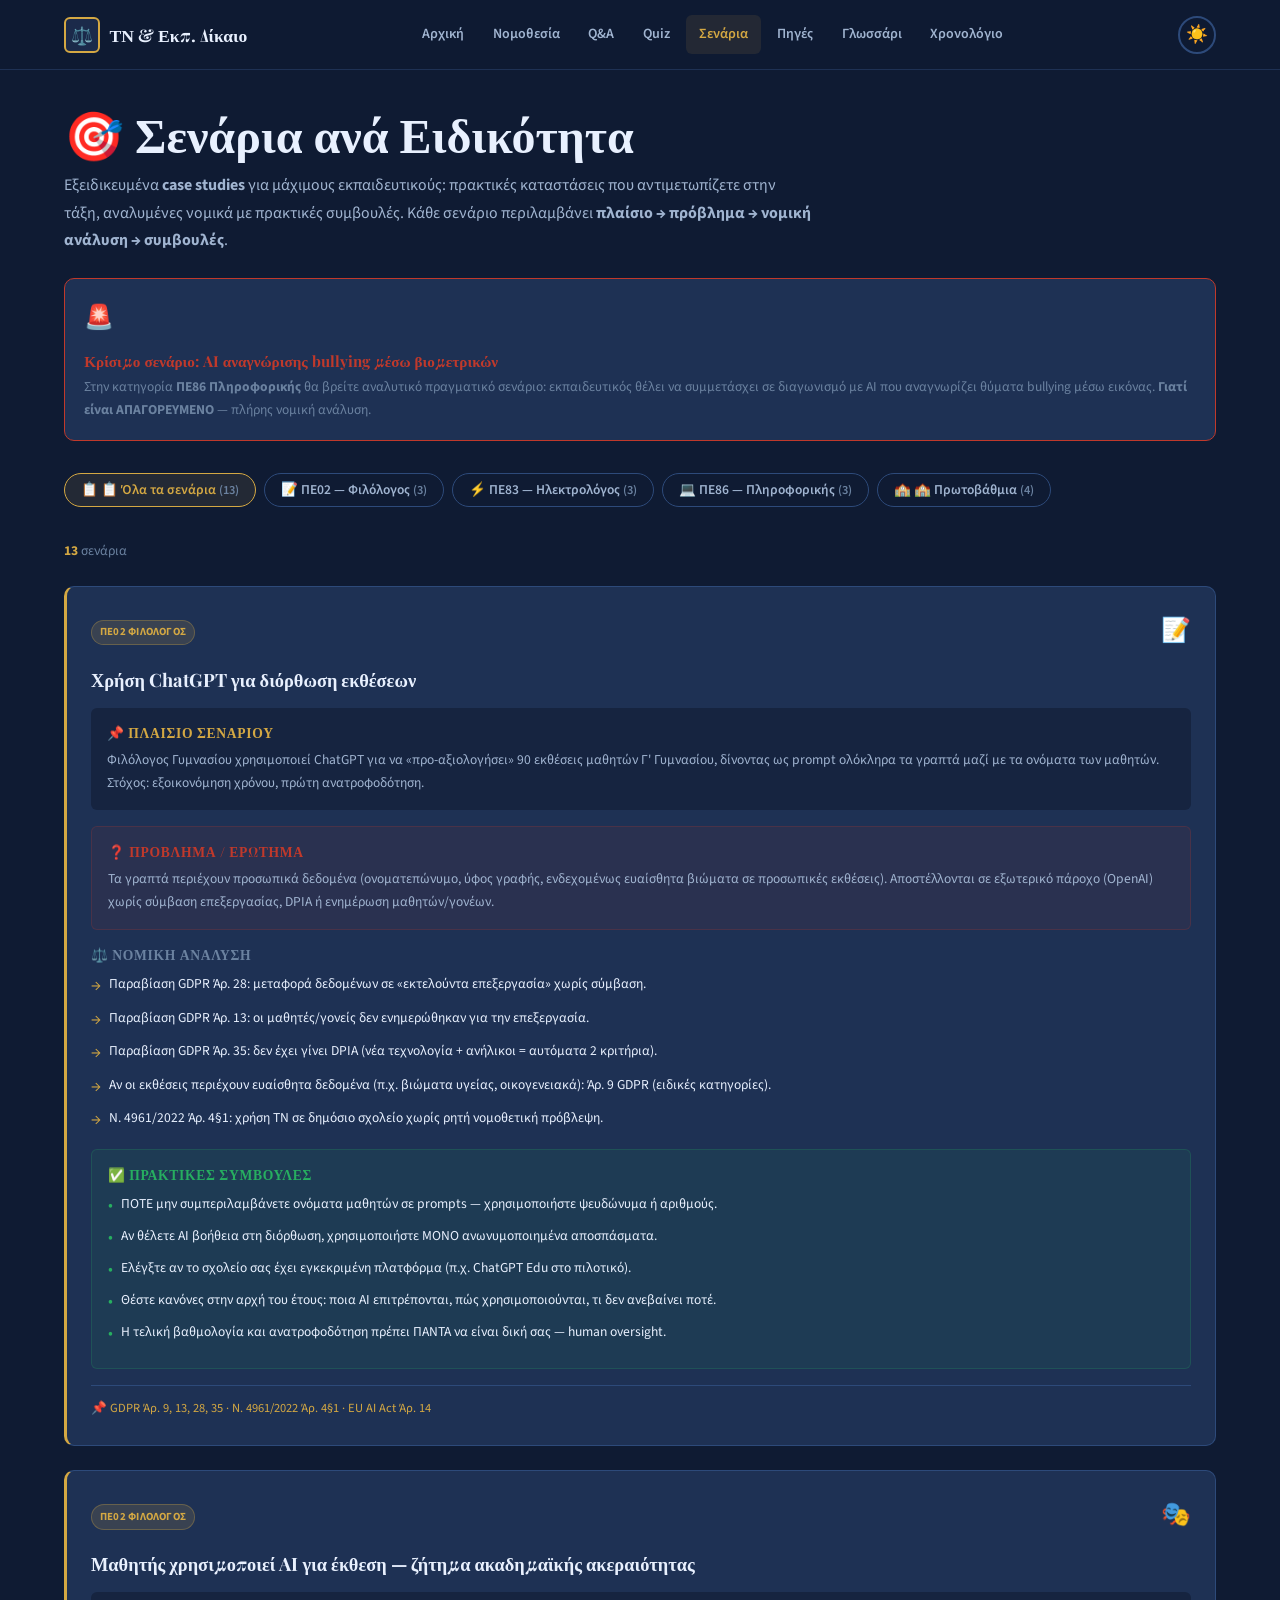
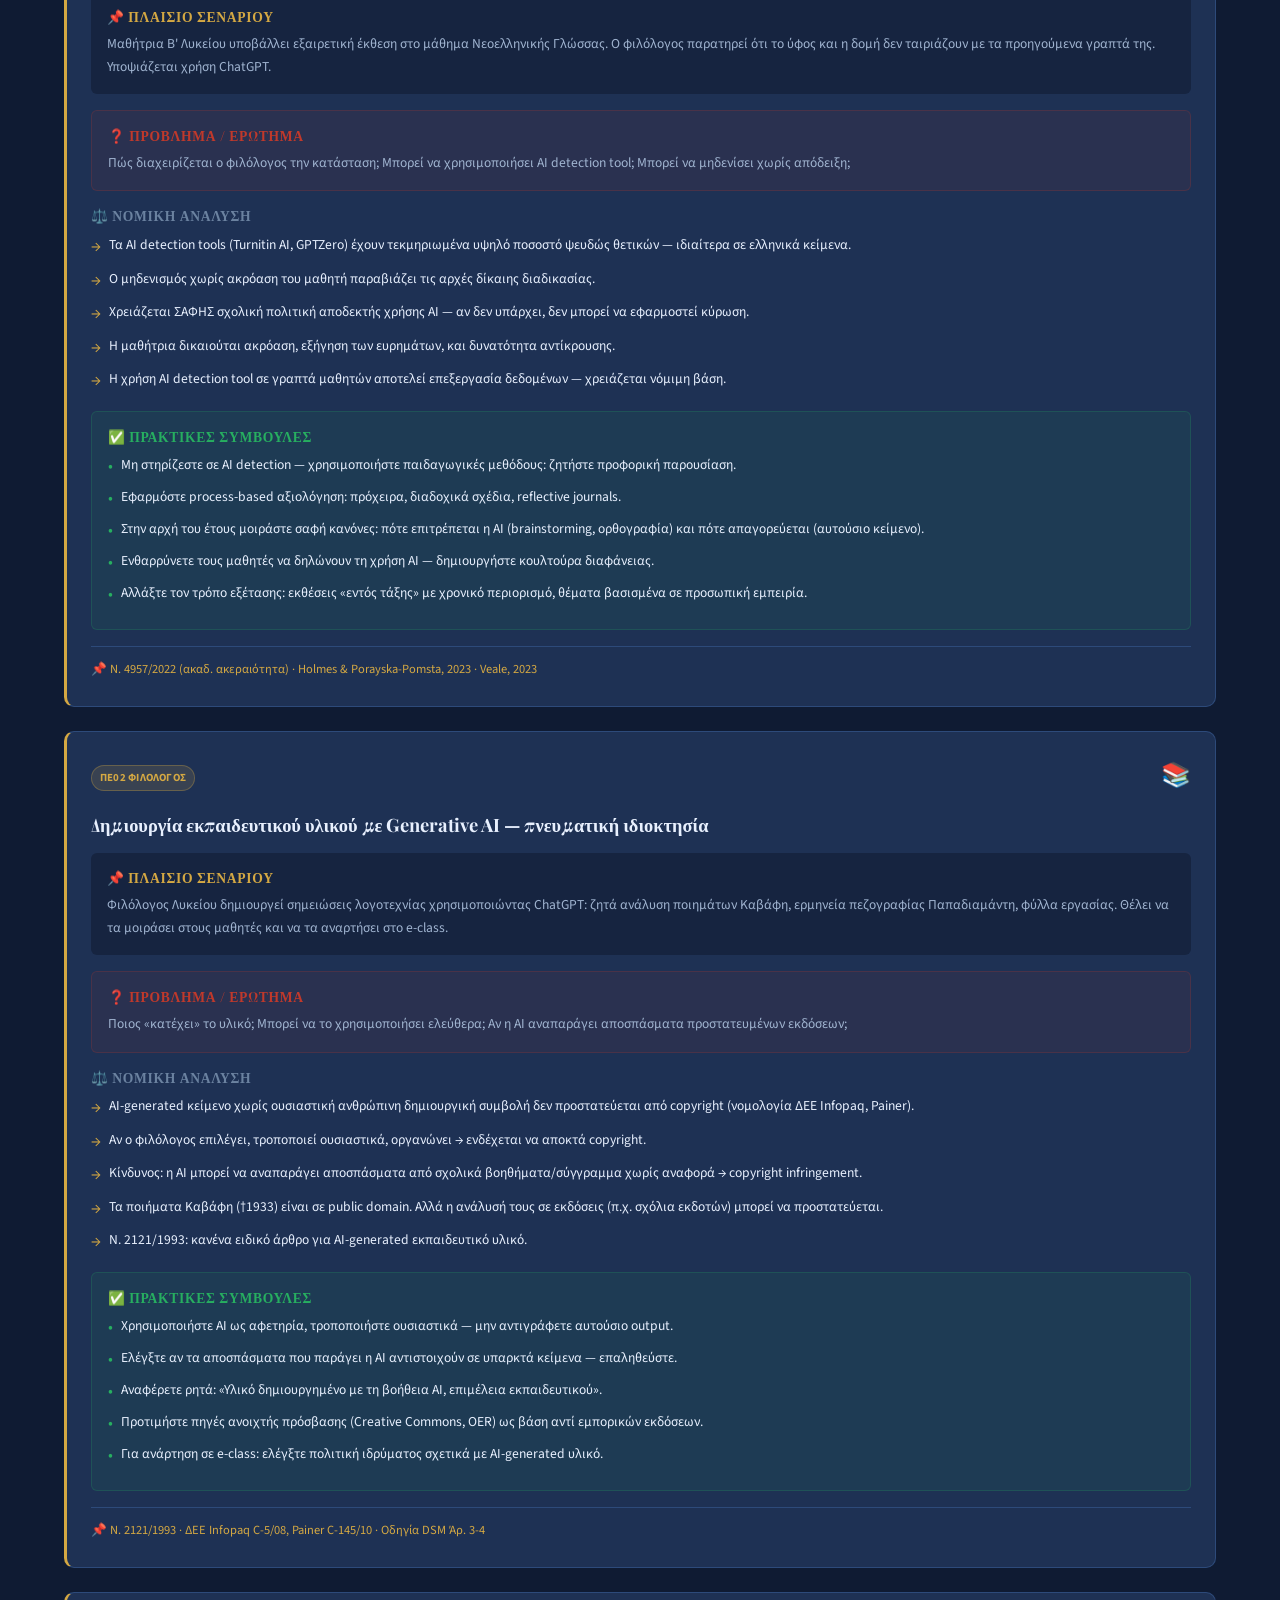
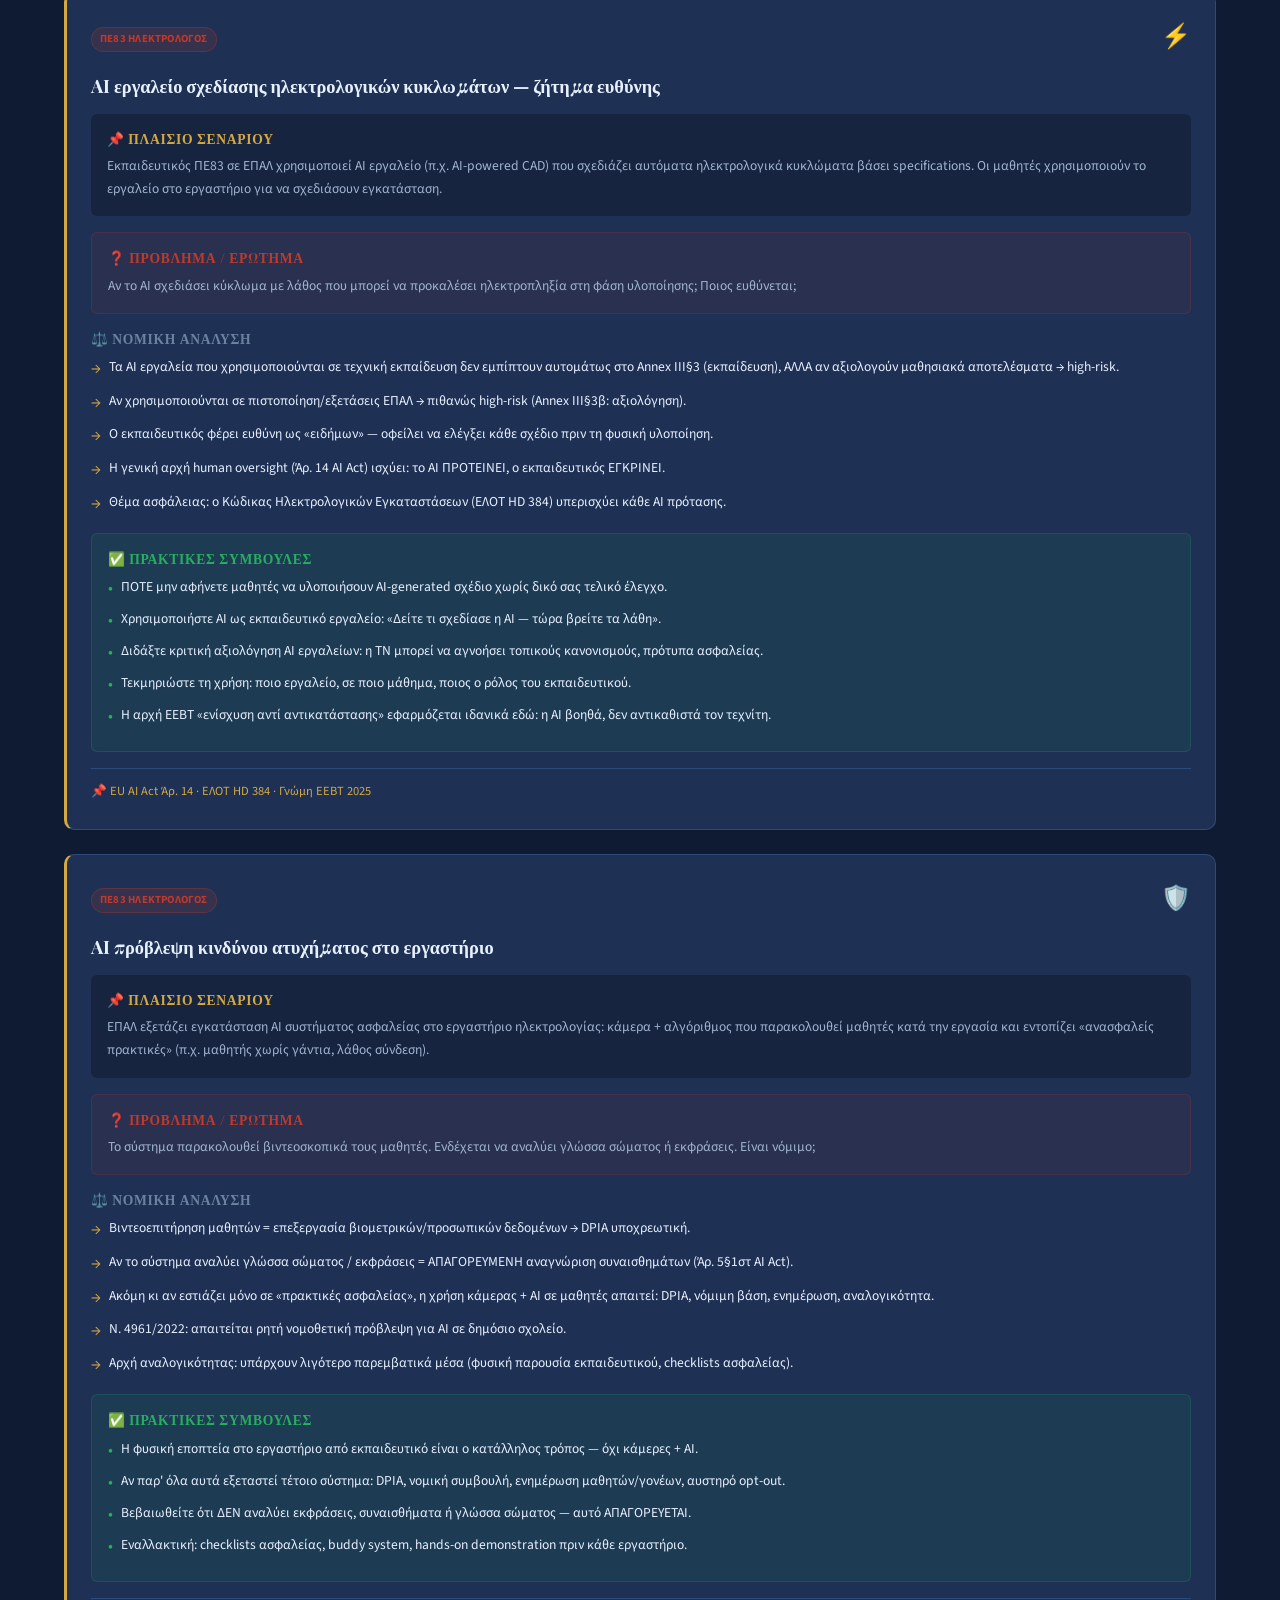
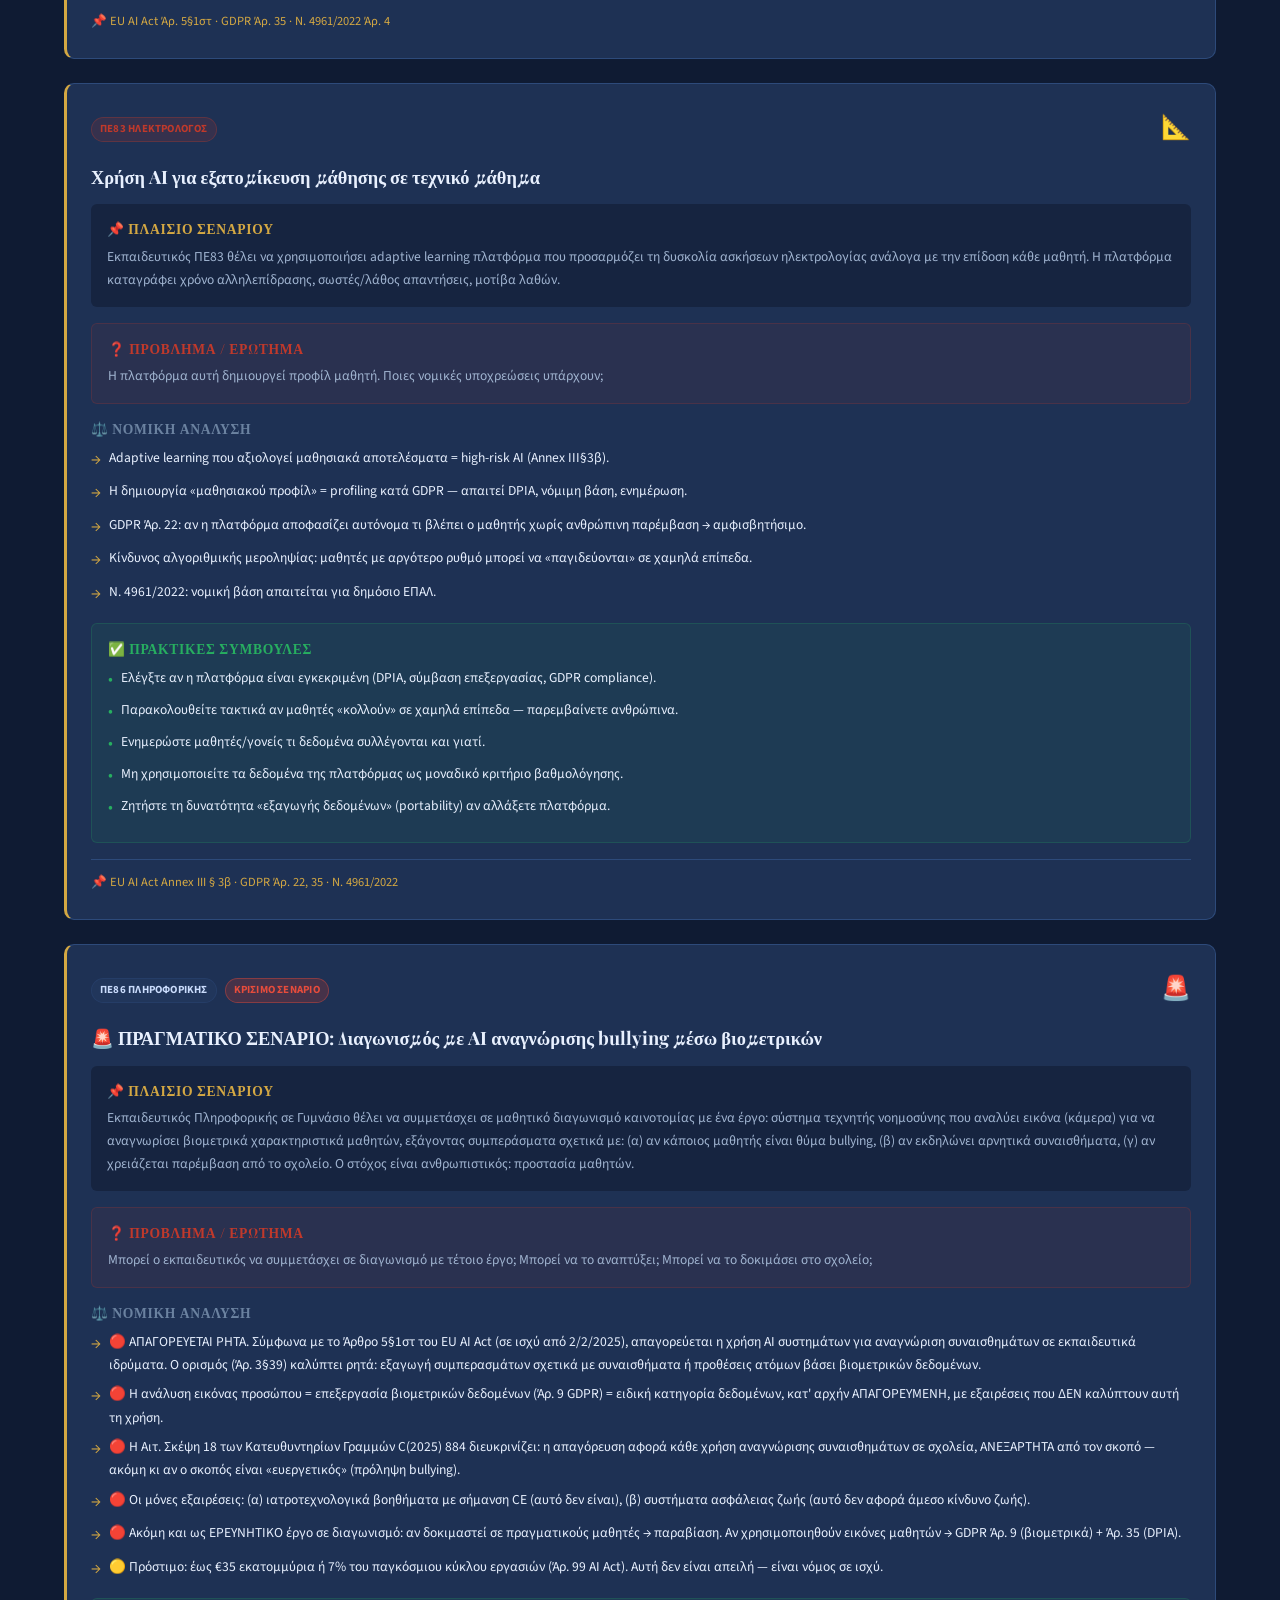
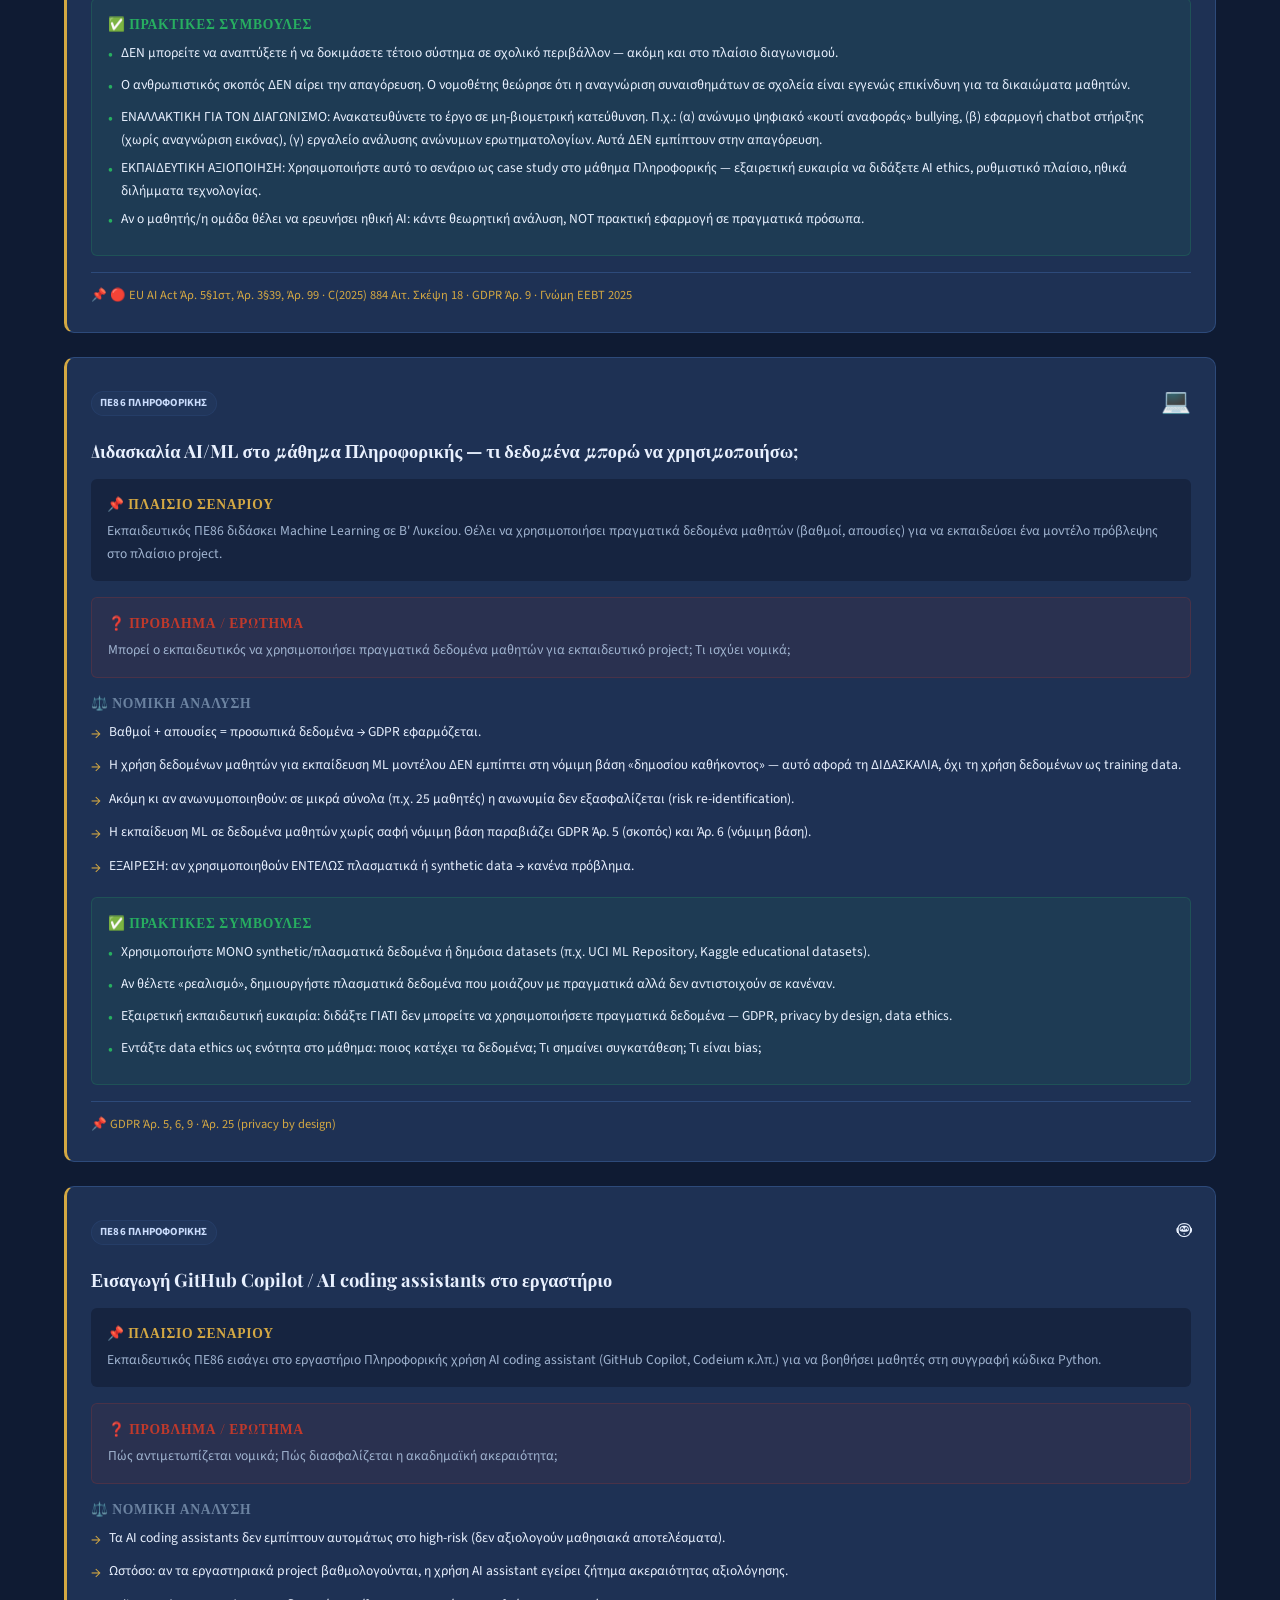
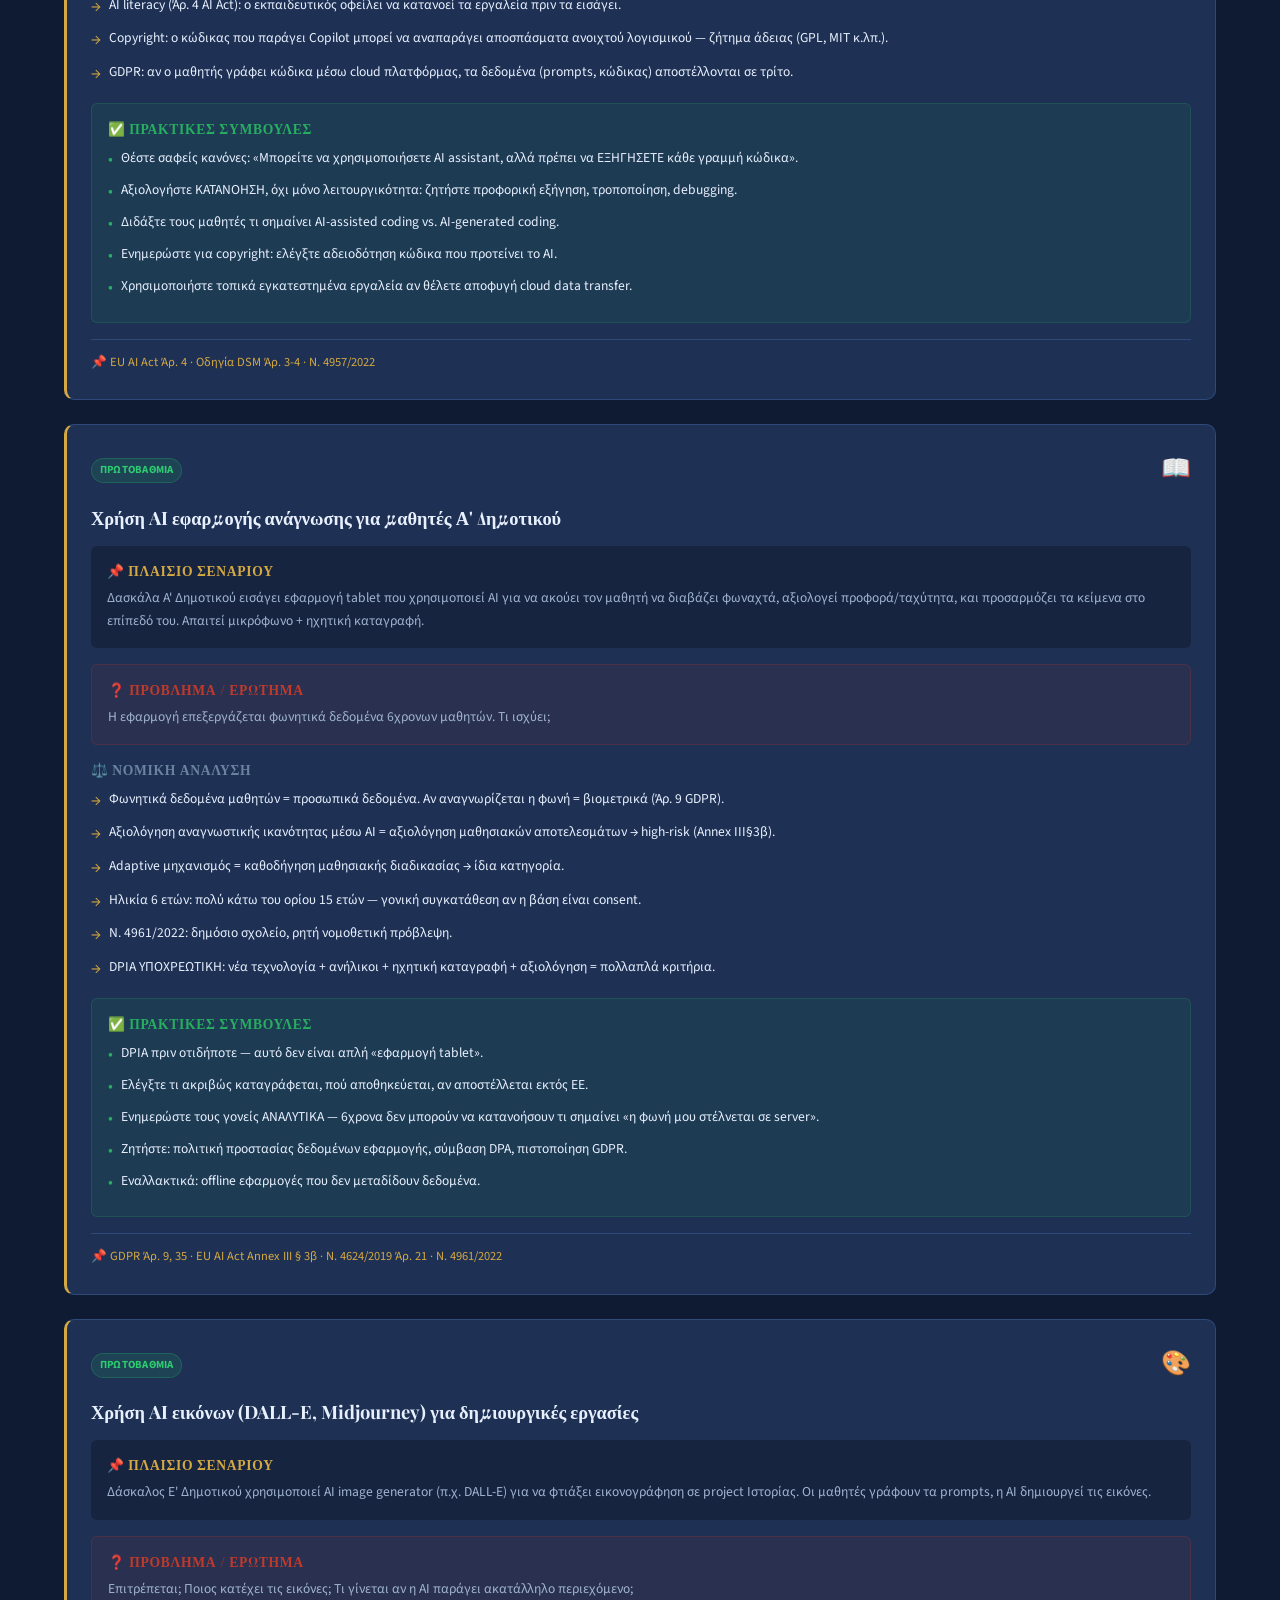
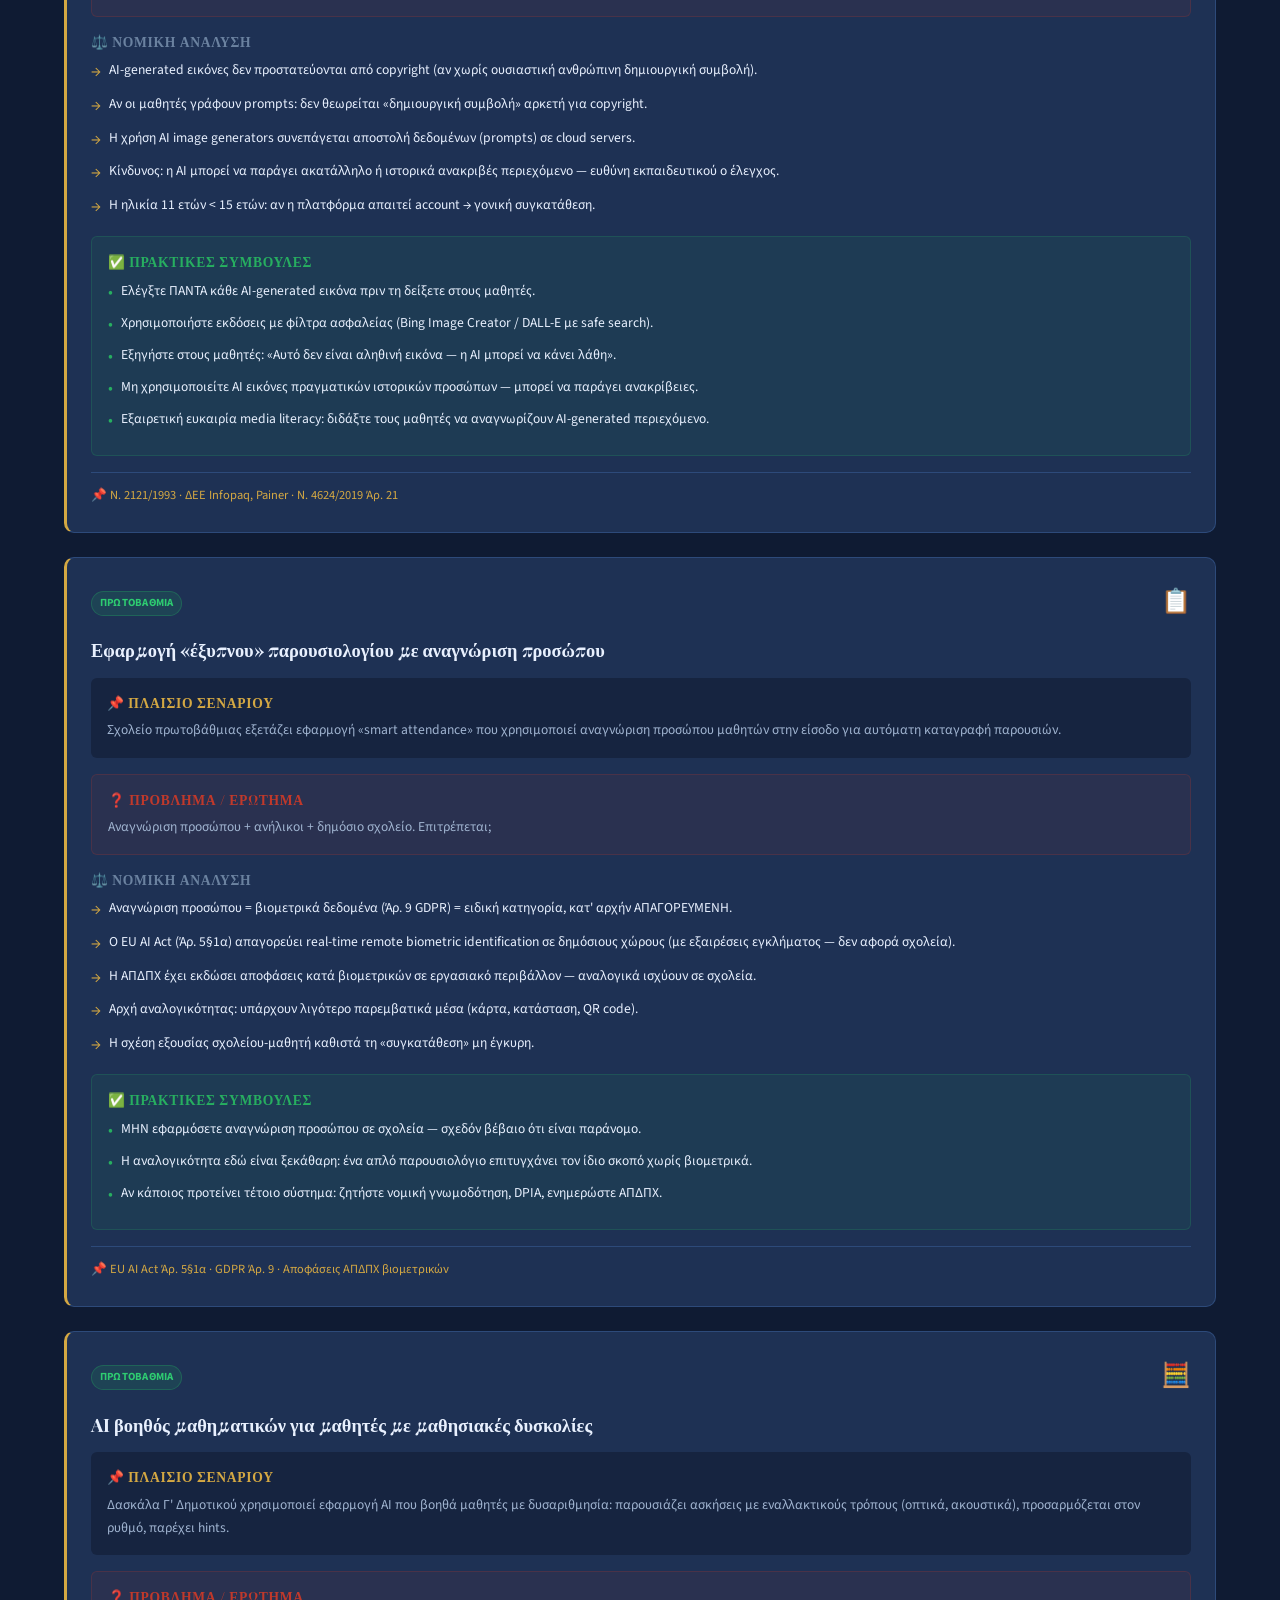
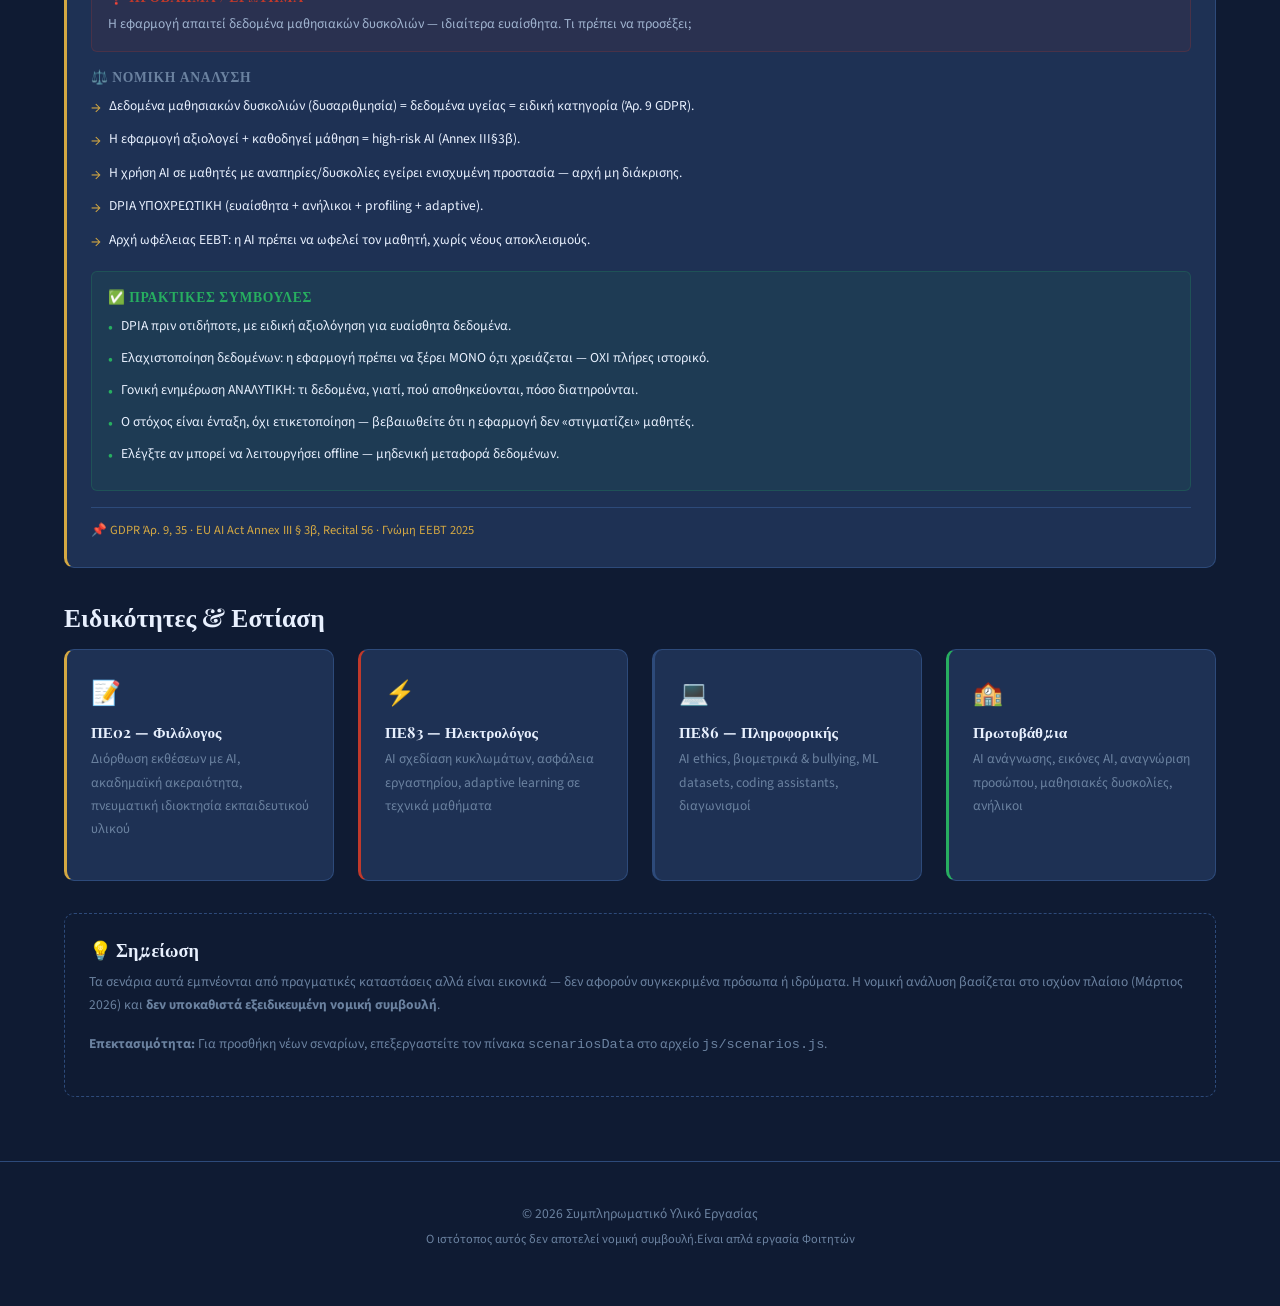
<file: scenarios.html>
<!DOCTYPE html>
<html lang="el" data-theme="dark">
<head>
  <meta charset="UTF-8">
  <meta name="viewport" content="width=device-width, initial-scale=1.0">
  <title>Σενάρια ανά Ειδικότητα — ΤΝ & Εκπαιδευτικό Δίκαιο</title>
  <meta name="description" content="Εξειδικευμένα case studies ΤΝ και νομικού πλαισίου ανά ειδικότητα εκπαιδευτικού: ΠΕ02 Φιλόλογος, ΠΕ83 Ηλεκτρολόγος, ΠΕ86 Πληροφορικής, Πρωτοβάθμια.">
  <link rel="stylesheet" href="css/style.css">
</head>
<body>

  <!-- ===== HEADER ===== -->
  <header class="site-header">
    <div class="header-inner">
      <a href="index.html" class="logo">
        <span class="logo-icon">⚖️</span>
        <span>ΤΝ & Εκπ. Δίκαιο</span>
      </a>
      <nav class="main-nav">
        <a href="index.html">Αρχική</a>
        <a href="legislation.html">Νομοθεσία</a>
        <a href="qa.html">Q&A</a>
        <a href="quiz.html">Quiz</a>
        <a href="scenarios.html" class="active">Σενάρια</a>
        <a href="resources.html">Πηγές</a>
        <a href="glossary.html">Γλωσσάρι</a>
        <a href="timeline.html">Χρονολόγιο</a>
      </nav>
      <button class="theme-toggle" aria-label="Εναλλαγή θέματος">☀️</button>
      <button class="hamburger" aria-label="Μενού">
        <span></span><span></span><span></span>
      </button>
    </div>
  </header>

  <!-- ===== ΚΥΡΙΟ ΠΕΡΙΕΧΟΜΕΝΟ ===== -->
  <main class="page-content">
    <div class="container">

      <!-- Τίτλος -->
      <div style="margin-bottom: 1.5rem;" class="fade-in">
        <h1 style="margin-bottom: 0.5rem;">🎯 Σενάρια ανά Ειδικότητα</h1>
        <p style="max-width: 750px;">
          Εξειδικευμένα <strong>case studies</strong> για μάχιμους εκπαιδευτικούς: πρακτικές καταστάσεις
          που αντιμετωπίζετε στην τάξη, αναλυμένες νομικά με πρακτικές συμβουλές.
          Κάθε σενάριο περιλαμβάνει <strong>πλαίσιο → πρόβλημα → νομική ανάλυση → συμβουλές</strong>.
        </p>
      </div>

      <!-- Κρίσιμη ειδοποίηση για το βιομετρικό σενάριο -->
      <div class="card fade-in" style="border-color:var(--red); margin-bottom:2rem; padding:1.2rem;">
        <div style="display:flex;align-items:center;gap:0.8rem;flex-wrap:wrap;">
          <span style="font-size:1.5rem;">🚨</span>
          <div>
            <h4 style="font-size:0.95rem;color:var(--red);margin-bottom:0.2rem;">Κρίσιμο σενάριο: AI αναγνώρισης bullying μέσω βιομετρικών</h4>
            <p class="text-sm text-muted" style="margin:0;">
              Στην κατηγορία <strong>ΠΕ86 Πληροφορικής</strong> θα βρείτε αναλυτικό πραγματικό σενάριο:
              εκπαιδευτικός θέλει να συμμετάσχει σε διαγωνισμό με AI που αναγνωρίζει θύματα bullying μέσω εικόνας.
              <strong>Γιατί είναι ΑΠΑΓΟΡΕΥΜΕΝΟ</strong> — πλήρης νομική ανάλυση.
            </p>
          </div>
        </div>
      </div>

      <!-- Φίλτρα ειδικοτήτων -->
      <div id="specialty-filters" class="filter-bar fade-in" style="margin-bottom:2rem;">
        <!-- Γεμίζει δυναμικά -->
      </div>

      <!-- Μετρητής -->
      <p class="text-sm text-muted fade-in" style="margin-bottom: 1.5rem;">
        <strong id="scenarios-count" class="text-gold">0</strong> σενάρια
      </p>

      <!-- Αποτελέσματα -->
      <div id="scenarios-results">
        <!-- Γεμίζει δυναμικά -->
      </div>

      <!-- Σημείωση ειδικοτήτων -->
      <div class="fade-in" style="margin-top: 2rem;">
        <h3 style="margin-bottom:1rem;">Ειδικότητες & Εστίαση</h3>
        <div class="card-grid" style="grid-template-columns: repeat(auto-fill, minmax(240px, 1fr));">

          <div class="card" style="border-left:3px solid var(--gold);">
            <div style="font-size:1.5rem;margin-bottom:0.5rem;">📝</div>
            <h4 style="font-size:0.95rem;margin-bottom:0.3rem;">ΠΕ02 — Φιλόλογος</h4>
            <p class="text-sm text-muted">Διόρθωση εκθέσεων με AI, ακαδημαϊκή ακεραιότητα, πνευματική ιδιοκτησία εκπαιδευτικού υλικού</p>
          </div>

          <div class="card" style="border-left:3px solid var(--red);">
            <div style="font-size:1.5rem;margin-bottom:0.5rem;">⚡</div>
            <h4 style="font-size:0.95rem;margin-bottom:0.3rem;">ΠΕ83 — Ηλεκτρολόγος</h4>
            <p class="text-sm text-muted">AI σχεδίαση κυκλωμάτων, ασφάλεια εργαστηρίου, adaptive learning σε τεχνικά μαθήματα</p>
          </div>

          <div class="card" style="border-left:3px solid var(--mid-blue);">
            <div style="font-size:1.5rem;margin-bottom:0.5rem;">💻</div>
            <h4 style="font-size:0.95rem;margin-bottom:0.3rem;">ΠΕ86 — Πληροφορικής</h4>
            <p class="text-sm text-muted">AI ethics, βιομετρικά & bullying, ML datasets, coding assistants, διαγωνισμοί</p>
          </div>

          <div class="card" style="border-left:3px solid var(--green);">
            <div style="font-size:1.5rem;margin-bottom:0.5rem;">🏫</div>
            <h4 style="font-size:0.95rem;margin-bottom:0.3rem;">Πρωτοβάθμια</h4>
            <p class="text-sm text-muted">AI ανάγνωσης, εικόνες AI, αναγνώριση προσώπου, μαθησιακές δυσκολίες, ανήλικοι</p>
          </div>

        </div>
      </div>

      <!-- Υπόδειξη -->
      <div class="fade-in" style="margin-top: 2rem; padding: 1.5rem; border: 1px dashed var(--border-color); border-radius: var(--radius-md);">
        <h4 style="margin-bottom: 0.5rem;">💡 Σημείωση</h4>
        <p class="text-sm text-muted">
          Τα σενάρια αυτά εμπνέονται από πραγματικές καταστάσεις αλλά είναι εικονικά — δεν αφορούν
          συγκεκριμένα πρόσωπα ή ιδρύματα. Η νομική ανάλυση βασίζεται στο ισχύον πλαίσιο (Μάρτιος 2026)
          και <strong>δεν υποκαθιστά εξειδικευμένη νομική συμβουλή</strong>.
        </p>
        <p class="text-sm text-muted mt-1">
          <strong>Επεκτασιμότητα:</strong> Για προσθήκη νέων σεναρίων, επεξεργαστείτε τον πίνακα
          <code>scenariosData</code> στο αρχείο <code>js/scenarios.js</code>.
        </p>
      </div>

    </div>
  </main>

  <!-- ===== FOOTER ===== -->
  <footer class="site-footer">
    <div class="container">
      <p class="footer-text">
   © 2026 Συμπληρωματικό Υλικό  Εργασίας <br>
        <span class="text-xs">Ο ιστότοπος αυτός δεν αποτελεί νομική συμβουλή.Είναι απλά εργασία Φοιτητών</span>
      </p>
    </div>
  </footer>

  <!-- Back to top -->
  <button class="back-to-top" aria-label="Πίσω στην κορυφή">↑</button>

  <!-- Scripts -->
  <script src="js/main.js"></script>
  <script src="js/scenarios.js"></script>
</body>
</html>
</file>
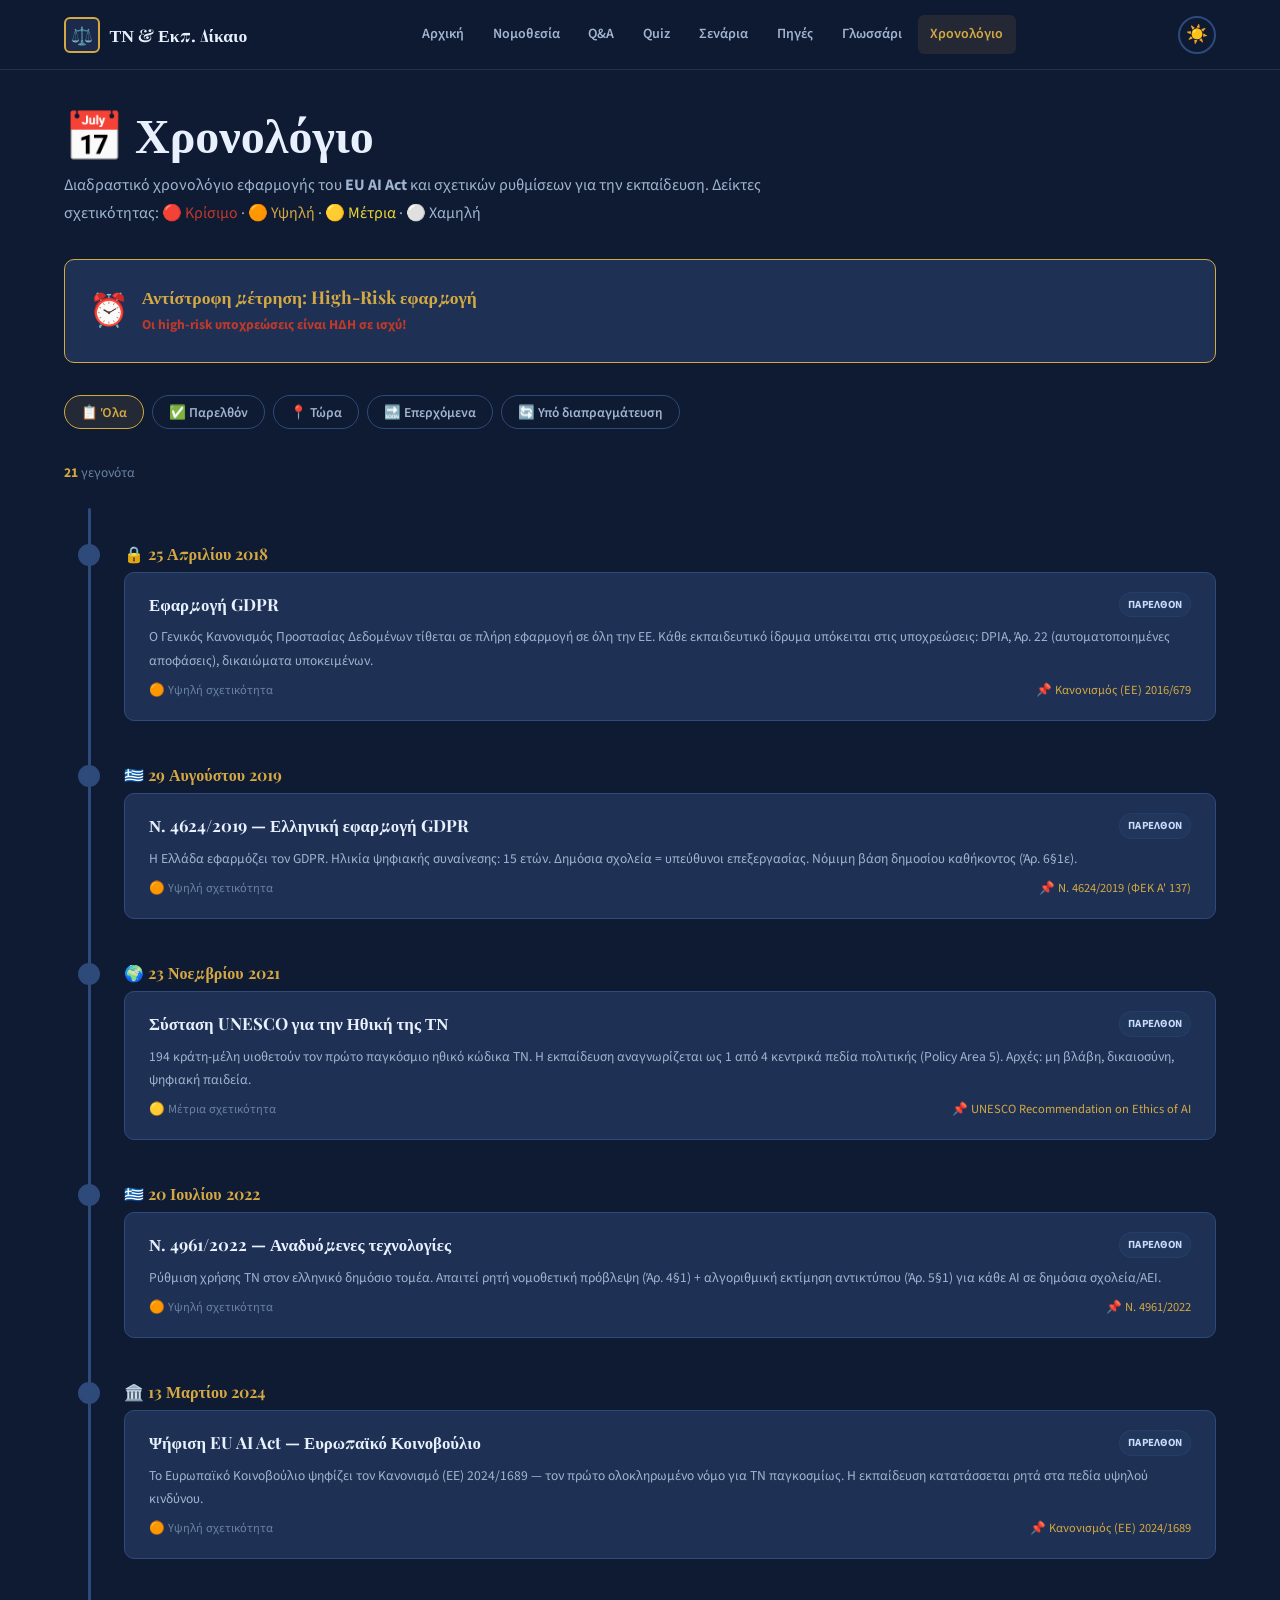
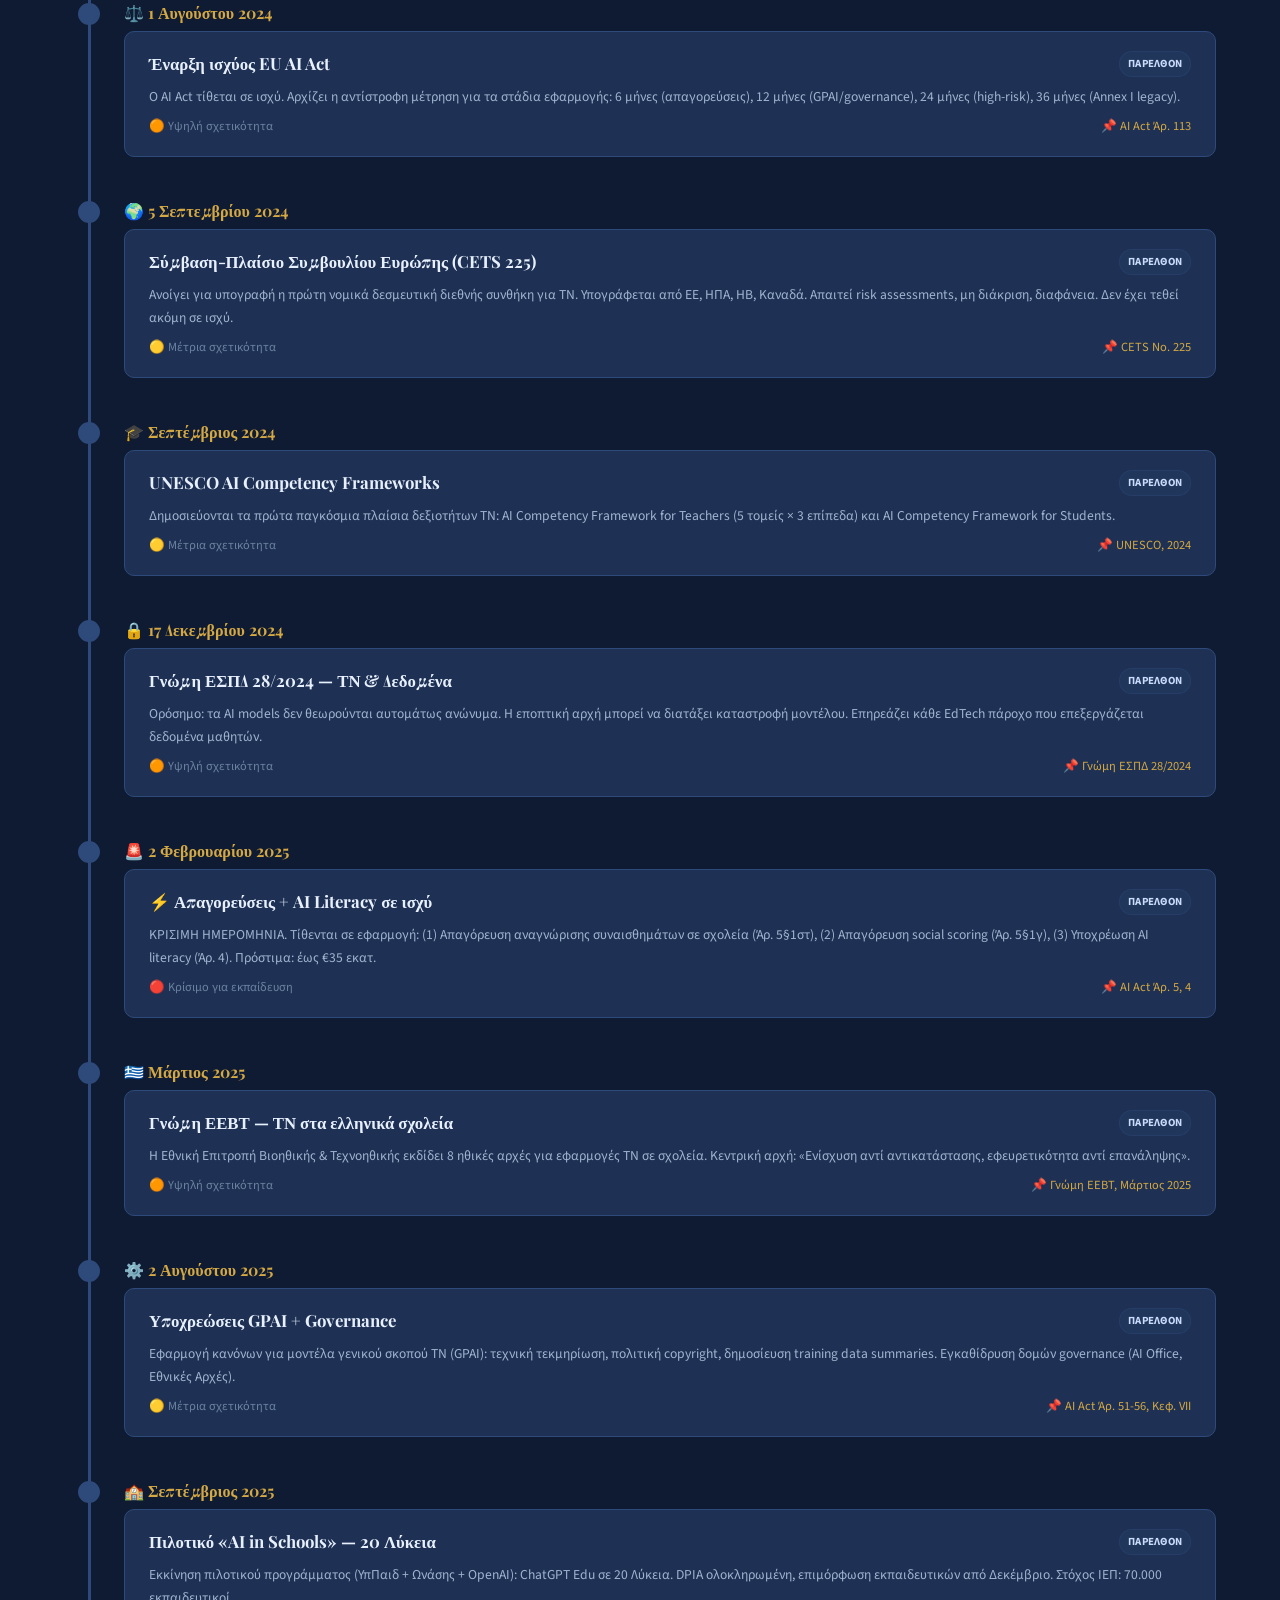
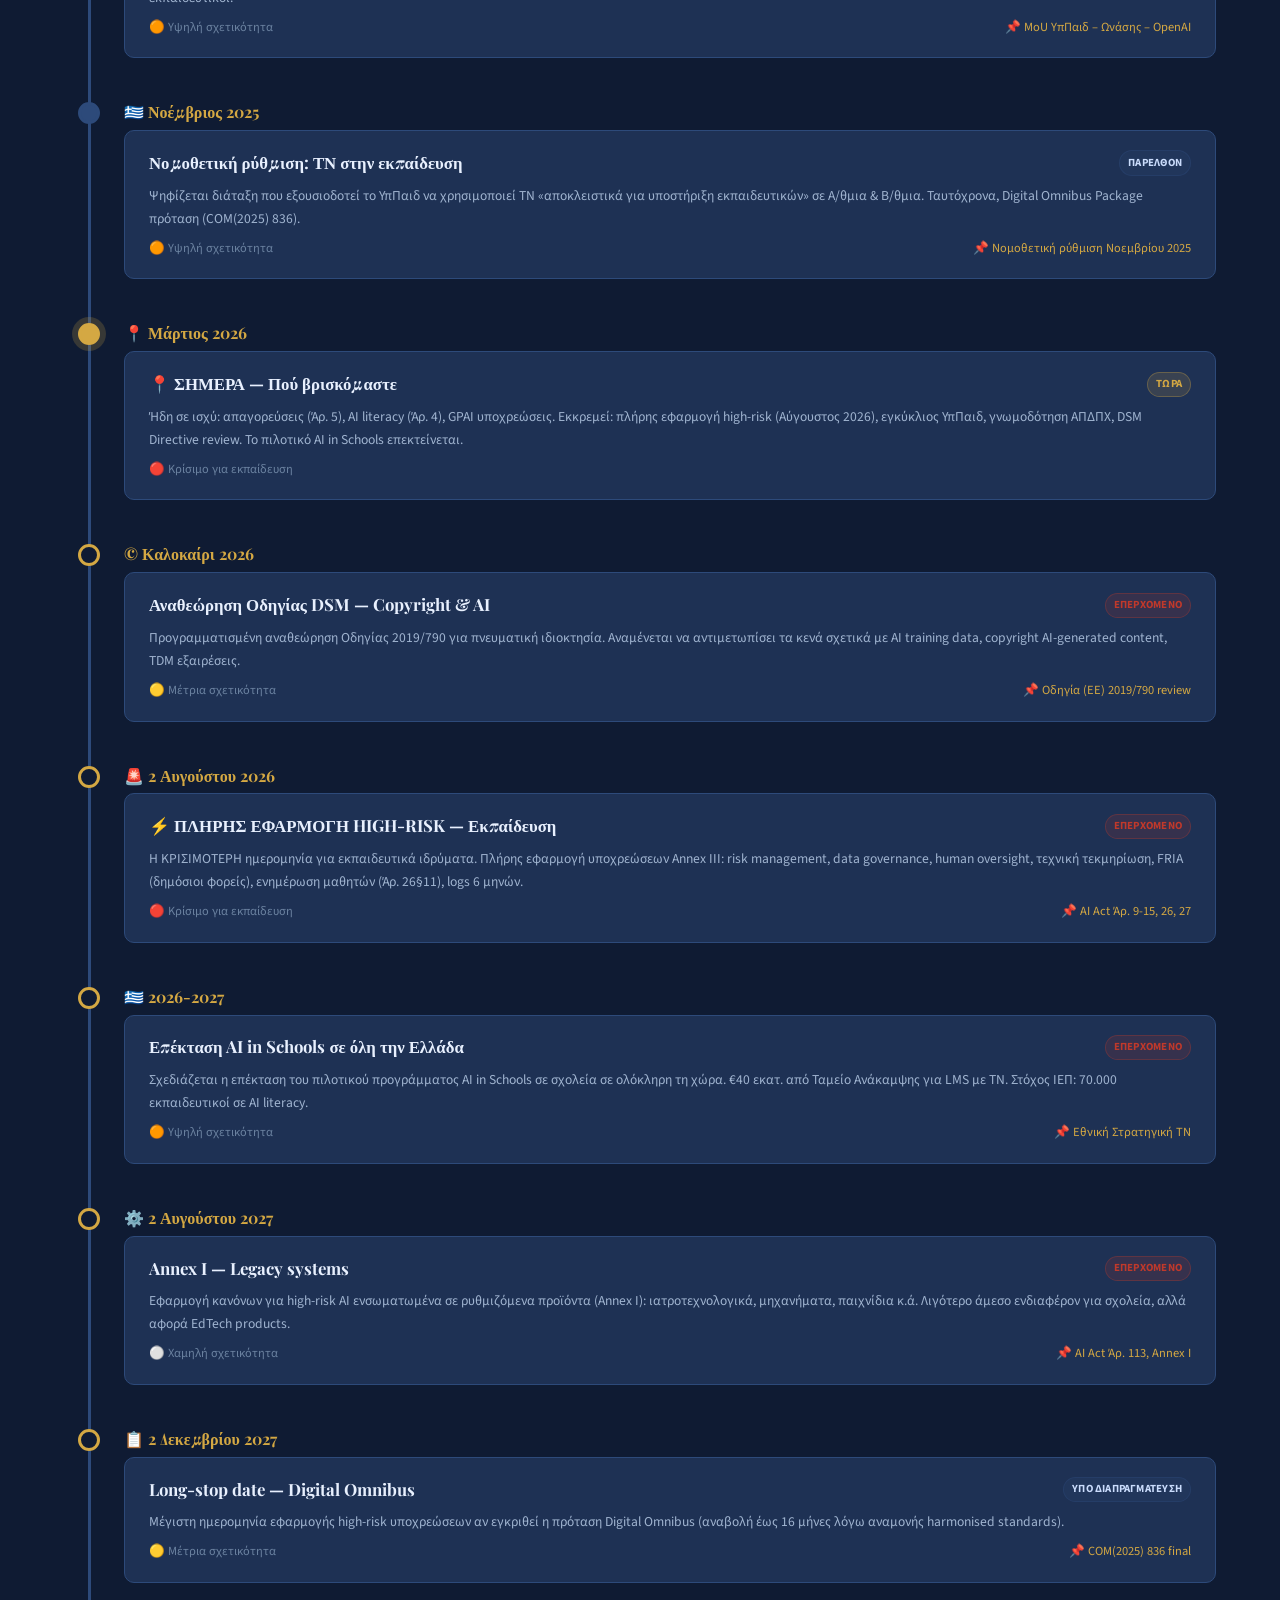
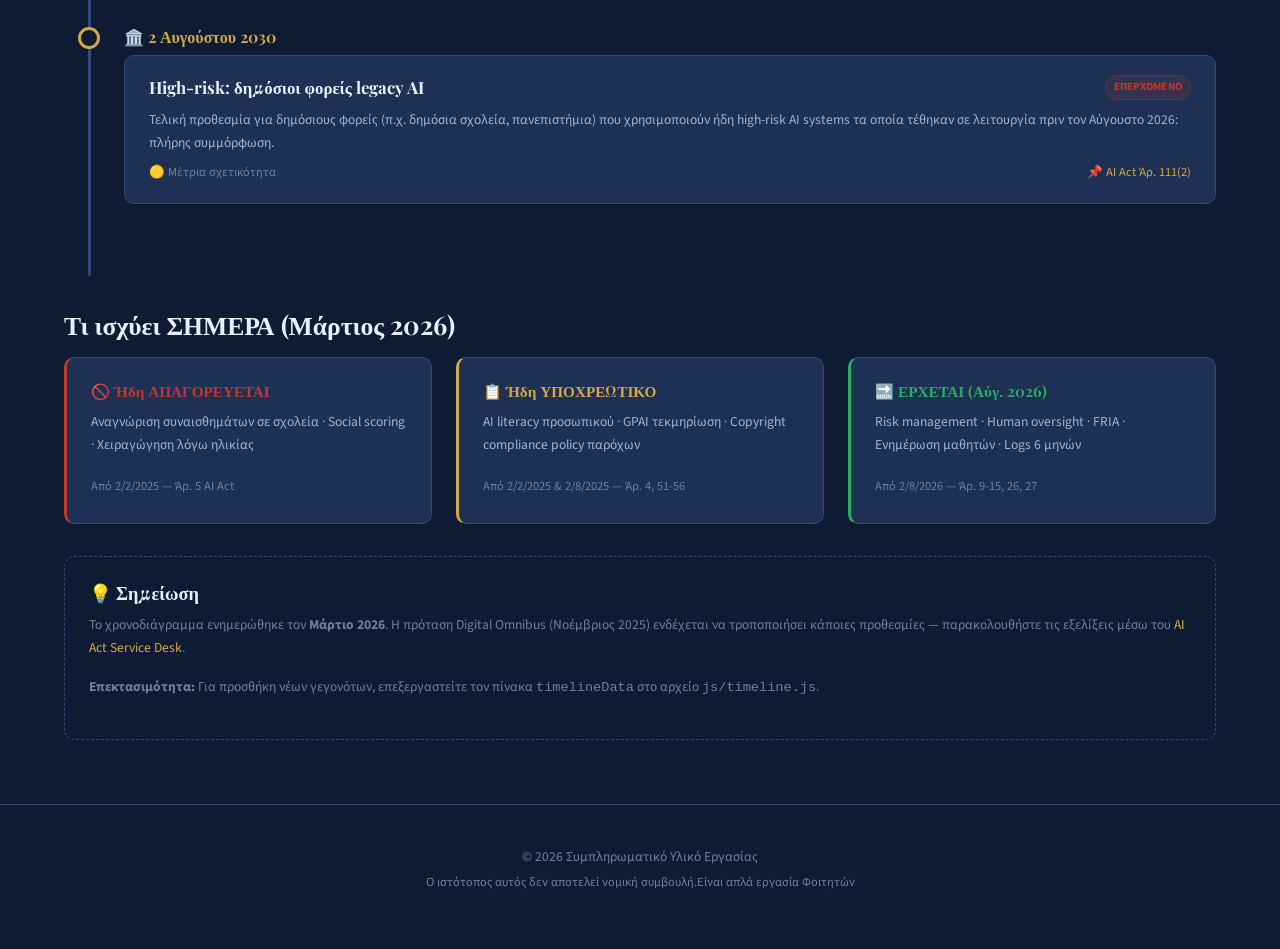
<file: timeline.html>
<!DOCTYPE html>
<html lang="el" data-theme="dark">
<head>
  <meta charset="UTF-8">
  <meta name="viewport" content="width=device-width, initial-scale=1.0">
  <title>Χρονολόγιο — ΤΝ & Εκπαιδευτικό Δίκαιο</title>
  <meta name="description" content="Διαδραστικό χρονολόγιο εφαρμογής EU AI Act: κρίσιμες ημερομηνίες, τι ισχύει σήμερα, τι έρχεται.">
  <link rel="stylesheet" href="css/style.css">
</head>
<body>

  <!-- ===== HEADER ===== -->
  <header class="site-header">
    <div class="header-inner">
      <a href="index.html" class="logo">
        <span class="logo-icon">⚖️</span>
        <span>ΤΝ & Εκπ. Δίκαιο</span>
      </a>
      <nav class="main-nav">
        <a href="index.html">Αρχική</a>
        <a href="legislation.html">Νομοθεσία</a>
        <a href="qa.html">Q&A</a>
        <a href="quiz.html">Quiz</a>
        <a href="scenarios.html">Σενάρια</a>
        <a href="resources.html">Πηγές</a>
        <a href="glossary.html">Γλωσσάρι</a>
        <a href="timeline.html" class="active">Χρονολόγιο</a>
      </nav>
      <button class="theme-toggle" aria-label="Εναλλαγή θέματος">☀️</button>
      <button class="hamburger" aria-label="Μενού">
        <span></span><span></span><span></span>
      </button>
    </div>
  </header>

  <!-- ===== ΚΥΡΙΟ ΠΕΡΙΕΧΟΜΕΝΟ ===== -->
  <main class="page-content">
    <div class="container">

      <!-- Τίτλος -->
      <div style="margin-bottom: 2rem;" class="fade-in">
        <h1 style="margin-bottom: 0.5rem;">📅 Χρονολόγιο</h1>
        <p style="max-width: 750px;">
          Διαδραστικό χρονολόγιο εφαρμογής του <strong>EU AI Act</strong> και σχετικών ρυθμίσεων
          για την εκπαίδευση. Δείκτες σχετικότητας:
          <span style="color:var(--red);">🔴 Κρίσιμο</span> ·
          <span style="color:var(--gold);">🟠 Υψηλή</span> ·
          <span style="color:#EAD637;">🟡 Μέτρια</span> ·
          ⚪ Χαμηλή
        </p>
      </div>

      <!-- Κρίσιμη ειδοποίηση -->
      <div class="card fade-in" style="border-color:var(--gold); margin-bottom:2rem; padding:1.5rem;">
        <div style="display:flex;align-items:center;gap:0.8rem;flex-wrap:wrap;">
          <span style="font-size:2rem;">⏰</span>
          <div>
            <h3 style="font-size:1.1rem;margin-bottom:0.3rem;color:var(--gold);">Αντίστροφη μέτρηση: High-Risk εφαρμογή</h3>
            <p class="text-sm" style="margin:0;" id="countdown-text">
              Υπολογισμός...
            </p>
          </div>
        </div>
      </div>

      <!-- Φίλτρα -->
      <div id="timeline-filters" class="filter-bar fade-in">
        <button class="filter-tag active" data-filter="all">📋 Όλα</button>
        <button class="filter-tag" data-filter="past">✅ Παρελθόν</button>
        <button class="filter-tag" data-filter="active">📍 Τώρα</button>
        <button class="filter-tag" data-filter="upcoming">🔜 Επερχόμενα</button>
        <button class="filter-tag" data-filter="pending">🔄 Υπό διαπραγμάτευση</button>
      </div>

      <!-- Μετρητής -->
      <p class="text-sm text-muted fade-in" style="margin-bottom: 1.5rem;">
        <strong id="timeline-count" class="text-gold">0</strong> γεγονότα
      </p>

      <!-- Timeline -->
      <div id="timeline-results" class="timeline">
        <!-- Γεμίζει δυναμικά -->
      </div>

      <!-- Υπόμνημα -->
      <div class="fade-in" style="margin-top: 2rem;">
        <h3 style="margin-bottom:1rem;">Τι ισχύει ΣΗΜΕΡΑ (Μάρτιος 2026)</h3>
        <div class="card-grid" style="grid-template-columns: repeat(auto-fill, minmax(280px, 1fr));">

          <div class="card" style="border-left:3px solid var(--red);">
            <h4 style="font-size:0.95rem;color:var(--red);margin-bottom:0.5rem;">🚫 Ήδη ΑΠΑΓΟΡΕΥΕΤΑΙ</h4>
            <p class="text-sm">Αναγνώριση συναισθημάτων σε σχολεία · Social scoring · Χειραγώγηση λόγω ηλικίας</p>
            <span class="text-xs text-muted">Από 2/2/2025 — Άρ. 5 AI Act</span>
          </div>

          <div class="card" style="border-left:3px solid var(--gold);">
            <h4 style="font-size:0.95rem;color:var(--gold);margin-bottom:0.5rem;">📋 Ήδη ΥΠΟΧΡΕΩΤΙΚΟ</h4>
            <p class="text-sm">AI literacy προσωπικού · GPAI τεκμηρίωση · Copyright compliance policy παρόχων</p>
            <span class="text-xs text-muted">Από 2/2/2025 & 2/8/2025 — Άρ. 4, 51-56</span>
          </div>

          <div class="card" style="border-left:3px solid var(--green);">
            <h4 style="font-size:0.95rem;color:var(--green);margin-bottom:0.5rem;">🔜 ΕΡΧΕΤΑΙ (Αύγ. 2026)</h4>
            <p class="text-sm">Risk management · Human oversight · FRIA · Ενημέρωση μαθητών · Logs 6 μηνών</p>
            <span class="text-xs text-muted">Από 2/8/2026 — Άρ. 9-15, 26, 27</span>
          </div>

        </div>
      </div>

      <!-- Σημείωση -->
      <div class="fade-in" style="margin-top: 2rem; padding: 1.5rem; border: 1px dashed var(--border-color); border-radius: var(--radius-md);">
        <h4 style="margin-bottom: 0.5rem;">💡 Σημείωση</h4>
        <p class="text-sm text-muted">
          Το χρονοδιάγραμμα ενημερώθηκε τον <strong>Μάρτιο 2026</strong>. Η πρόταση Digital Omnibus
          (Νοέμβριος 2025) ενδέχεται να τροποποιήσει κάποιες προθεσμίες — παρακολουθήστε τις
          εξελίξεις μέσω του <a href="https://ai-act-service-desk.ec.europa.eu" target="_blank">AI Act Service Desk</a>.
        </p>
        <p class="text-sm text-muted mt-1">
          <strong>Επεκτασιμότητα:</strong> Για προσθήκη νέων γεγονότων, επεξεργαστείτε τον πίνακα
          <code>timelineData</code> στο αρχείο <code>js/timeline.js</code>.
        </p>
      </div>

    </div>
  </main>

  <!-- ===== FOOTER ===== -->
  <footer class="site-footer">
    <div class="container">
      <p class="footer-text">
   © 2026 Συμπληρωματικό Υλικό  Εργασίας<br>
        <span class="text-xs">Ο ιστότοπος αυτός δεν αποτελεί νομική συμβουλή.Είναι απλά εργασία Φοιτητών</span>
      </p>
    </div>
  </footer>

  <!-- Back to top -->
  <button class="back-to-top" aria-label="Πίσω στην κορυφή">↑</button>

  <!-- Scripts -->
  <script src="js/main.js"></script>
  <script src="js/timeline.js"></script>

  <!-- Αντίστροφη μέτρηση -->
  <script>
    /* Υπολογισμός ημερών μέχρι 2/8/2026 */
    (function() {
      const target = new Date('2026-08-02T00:00:00');
      const now = new Date();
      const diff = target - now;
      const days = Math.ceil(diff / (1000 * 60 * 60 * 24));
      const el = document.getElementById('countdown-text');
      if (el && days > 0) {
        el.innerHTML = `<strong style="color:var(--gold);font-size:1.3rem;">${days} ημέρες</strong> μέχρι την πλήρη εφαρμογή high-risk υποχρεώσεων (2 Αυγούστου 2026)`;
      } else if (el && days <= 0) {
        el.innerHTML = '<strong style="color:var(--red);">Οι high-risk υποχρεώσεις είναι ΗΔΗ σε ισχύ!</strong>';
      }
    })();
  </script>
</body>
</html>
</file>
<file: css/style.css>
/* ============================================================
   ΤΝ & Εκπαιδευτικό Δίκαιο — Κοινό Stylesheet
   Playfair Display (τίτλοι) + Source Sans 3 (body)
   Dark/Light θέμα με CSS custom properties
   ============================================================ */

/* --- Google Fonts Import --- */
@import url('https://fonts.googleapis.com/css2?family=Playfair+Display:ital,wght@0,400;0,700;0,900;1,400;1,700&family=Source+Sans+3:ital,wght@0,300;0,400;0,600;0,700;1,400&display=swap');

/* --- CSS Custom Properties: Dark Theme (default) --- */
:root {
  /* Χρώματα βάσης */
  --navy: #1B2A4A;
  --dark-navy: #0F1B33;
  --mid-blue: #2D4A7A;
  --light-blue: #CADCFC;
  --ice: #E8F0FE;
  --gold: #D4A843;
  --gold-dark: #B8912F;
  --gold-light: #E8C96A;
  --red: #C0392B;
  --green: #27AE60;
  --green-light: #2ECC71;

  /* Χρώματα θέματος (dark default) */
  --bg-primary: #0F1B33;
  --bg-secondary: #1B2A4A;
  --bg-card: #1E3154;
  --bg-card-hover: #243A5E;
  --bg-input: #162440;
  --text-primary: #E8F0FE;
  --text-secondary: #A0B4D0;
  --text-muted: #6B82A0;
  --border-color: #2D4A7A;
  --border-light: #1E3154;
  --shadow-color: rgba(0, 0, 0, 0.3);
  --overlay: rgba(15, 27, 51, 0.95);

  /* Τυπογραφία */
  --font-display: 'Playfair Display', Georgia, serif;
  --font-body: 'Source Sans 3', 'Segoe UI', sans-serif;

  /* Μεγέθη */
  --header-height: 70px;
  --max-width: 1200px;
  --radius-sm: 6px;
  --radius-md: 10px;
  --radius-lg: 16px;

  /* Transitions */
  --transition-fast: 0.2s ease;
  --transition-med: 0.35s ease;
  --transition-slow: 0.5s ease;
}

/* --- Light Theme Override --- */
[data-theme="light"] {
  --bg-primary: #F4F6FA;
  --bg-secondary: #FFFFFF;
  --bg-card: #FFFFFF;
  --bg-card-hover: #F0F4FF;
  --bg-input: #FFFFFF;
  --text-primary: #1A202C;
  --text-secondary: #4A5568;
  --text-muted: #7B8794;
  --border-color: #D6DEE8;
  --border-light: #E8EDF4;
  --shadow-color: rgba(0, 0, 0, 0.08);
  --overlay: rgba(255, 255, 255, 0.95);
}

/* ============================================================
   RESET & ΒΑΣΙΚΑ
   ============================================================ */
*, *::before, *::after {
  margin: 0;
  padding: 0;
  box-sizing: border-box;
}

html {
  scroll-behavior: smooth;
  font-size: 16px;
  scroll-padding-top: var(--header-height);
}

body {
  font-family: var(--font-body);
  background-color: var(--bg-primary);
  color: var(--text-primary);
  line-height: 1.7;
  transition: background-color var(--transition-med), color var(--transition-med);
  min-height: 100vh;
}

/* Επιλογή κειμένου */
::selection {
  background: var(--gold);
  color: var(--dark-navy);
}

/* Σύνδεσμοι */
a {
  color: var(--gold);
  text-decoration: none;
  transition: color var(--transition-fast);
}
a:hover {
  color: var(--gold-light);
}

/* Εικόνες */
img {
  max-width: 100%;
  display: block;
}

/* ============================================================
   ΤΥΠΟΓΡΑΦΙΑ
   ============================================================ */
h1, h2, h3, h4, h5, h6 {
  font-family: var(--font-display);
  font-weight: 700;
  line-height: 1.3;
  color: var(--text-primary);
}

h1 { font-size: clamp(2rem, 4vw, 3rem); }
h2 { font-size: clamp(1.5rem, 3vw, 2.2rem); }
h3 { font-size: clamp(1.2rem, 2.5vw, 1.6rem); }
h4 { font-size: 1.15rem; }

p {
  margin-bottom: 1rem;
  color: var(--text-secondary);
}

/* Χρυσή υπογράμμιση τίτλων */
.section-title {
  position: relative;
  display: inline-block;
  margin-bottom: 2rem;
}
.section-title::after {
  content: '';
  position: absolute;
  bottom: -8px;
  left: 0;
  width: 60px;
  height: 3px;
  background: var(--gold);
  border-radius: 2px;
}
.section-title.centered {
  display: block;
  text-align: center;
}
.section-title.centered::after {
  left: 50%;
  transform: translateX(-50%);
}

/* ============================================================
   HEADER & NAVIGATION
   ============================================================ */
.site-header {
  position: fixed;
  top: 0;
  left: 0;
  right: 0;
  height: var(--header-height);
  background: var(--overlay);
  backdrop-filter: blur(12px);
  -webkit-backdrop-filter: blur(12px);
  border-bottom: 1px solid var(--border-light);
  z-index: 1000;
  transition: background var(--transition-med);
}

.header-inner {
  max-width: var(--max-width);
  margin: 0 auto;
  padding: 0 1.5rem;
  height: 100%;
  display: flex;
  align-items: center;
  justify-content: space-between;
}

/* Λογότυπο */
.logo {
  display: flex;
  align-items: center;
  gap: 0.6rem;
  font-family: var(--font-display);
  font-weight: 700;
  font-size: 1.1rem;
  color: var(--text-primary);
  text-decoration: none;
}
.logo-icon {
  width: 36px;
  height: 36px;
  background: var(--navy);
  border: 2px solid var(--gold);
  border-radius: var(--radius-sm);
  display: flex;
  align-items: center;
  justify-content: center;
  font-size: 1.1rem;
}
[data-theme="light"] .logo-icon {
  background: var(--gold);
}

/* Πλοήγηση */
.main-nav {
  display: flex;
  align-items: center;
  gap: 0.2rem;
}
.main-nav a {
  padding: 0.5rem 0.8rem;
  font-size: 0.88rem;
  font-weight: 600;
  color: var(--text-secondary);
  border-radius: var(--radius-sm);
  transition: all var(--transition-fast);
  white-space: nowrap;
}
.main-nav a:hover,
.main-nav a.active {
  color: var(--gold);
  background: rgba(212, 168, 67, 0.1);
}

/* Theme Toggle */
.theme-toggle {
  background: none;
  border: 2px solid var(--border-color);
  border-radius: 50%;
  width: 38px;
  height: 38px;
  cursor: pointer;
  display: flex;
  align-items: center;
  justify-content: center;
  font-size: 1.1rem;
  color: var(--text-secondary);
  transition: all var(--transition-fast);
  flex-shrink: 0;
}
.theme-toggle:hover {
  border-color: var(--gold);
  color: var(--gold);
}

/* Hamburger (mobile) */
.hamburger {
  display: none;
  flex-direction: column;
  gap: 5px;
  cursor: pointer;
  background: none;
  border: none;
  padding: 4px;
}
.hamburger span {
  width: 24px;
  height: 2px;
  background: var(--text-primary);
  border-radius: 2px;
  transition: all var(--transition-fast);
}
.hamburger.active span:nth-child(1) {
  transform: rotate(45deg) translate(5px, 5px);
}
.hamburger.active span:nth-child(2) {
  opacity: 0;
}
.hamburger.active span:nth-child(3) {
  transform: rotate(-45deg) translate(5px, -5px);
}

/* ============================================================
   LAYOUT
   ============================================================ */
.container {
  max-width: var(--max-width);
  margin: 0 auto;
  padding: 0 1.5rem;
}

.page-content {
  padding-top: calc(var(--header-height) + 2rem);
  padding-bottom: 4rem;
  min-height: 100vh;
}

/* Sections */
.section {
  padding: 3rem 0;
}

/* ============================================================
   HERO SECTION
   ============================================================ */
.hero {
  padding: 6rem 0 4rem;
  text-align: center;
  position: relative;
  overflow: hidden;
}
.hero::before {
  content: '';
  position: absolute;
  top: -50%;
  left: -50%;
  width: 200%;
  height: 200%;
  background: radial-gradient(ellipse at 30% 20%, rgba(212, 168, 67, 0.08) 0%, transparent 60%),
              radial-gradient(ellipse at 70% 80%, rgba(45, 74, 122, 0.12) 0%, transparent 60%);
  pointer-events: none;
}
.hero-content {
  position: relative;
  z-index: 1;
}
.hero-badge {
  display: inline-block;
  padding: 0.4rem 1.2rem;
  background: rgba(212, 168, 67, 0.15);
  border: 1px solid rgba(212, 168, 67, 0.3);
  border-radius: 50px;
  font-size: 0.85rem;
  font-weight: 600;
  color: var(--gold);
  margin-bottom: 1.5rem;
  letter-spacing: 0.03em;
}
.hero h1 {
  margin-bottom: 1.2rem;
}
.hero h1 .highlight {
  color: var(--gold);
}
.hero-subtitle {
  font-size: 1.15rem;
  color: var(--text-secondary);
  max-width: 650px;
  margin: 0 auto 2.5rem;
  line-height: 1.8;
}

/* ============================================================
   CARDS
   ============================================================ */
.card {
  background: var(--bg-card);
  border: 1px solid var(--border-color);
  border-radius: var(--radius-md);
  padding: 1.5rem;
  transition: all var(--transition-med);
  position: relative;
  overflow: hidden;
}
.card:hover {
  background: var(--bg-card-hover);
  border-color: var(--gold);
  transform: translateY(-3px);
  box-shadow: 0 8px 30px var(--shadow-color);
}

/* Card με χρυσή γραμμή αριστερά */
.card-accent {
  border-left: 3px solid var(--gold);
}

/* Card grid */
.card-grid {
  display: grid;
  grid-template-columns: repeat(auto-fill, minmax(320px, 1fr));
  gap: 1.5rem;
}
.card-grid-3 {
  display: grid;
  grid-template-columns: repeat(auto-fill, minmax(280px, 1fr));
  gap: 1.5rem;
}

/* ============================================================
   BADGES
   ============================================================ */
.badge {
  display: inline-block;
  padding: 0.2rem 0.7rem;
  border-radius: 50px;
  font-size: 0.75rem;
  font-weight: 700;
  letter-spacing: 0.02em;
  text-transform: uppercase;
}
.badge-high-risk {
  background: rgba(192, 57, 43, 0.15);
  color: var(--red);
  border: 1px solid rgba(192, 57, 43, 0.3);
}
.badge-prohibited {
  background: rgba(192, 57, 43, 0.25);
  color: #E74C3C;
  border: 1px solid rgba(231, 76, 60, 0.4);
}
.badge-obligation {
  background: rgba(212, 168, 67, 0.15);
  color: var(--gold);
  border: 1px solid rgba(212, 168, 67, 0.3);
}
.badge-info {
  background: rgba(45, 74, 122, 0.2);
  color: var(--light-blue);
  border: 1px solid rgba(45, 74, 122, 0.4);
}
.badge-green {
  background: rgba(39, 174, 96, 0.15);
  color: var(--green-light);
  border: 1px solid rgba(39, 174, 96, 0.3);
}
.badge-sm {
  font-size: 0.68rem;
  padding: 0.15rem 0.5rem;
}

/* ============================================================
   BUTTONS
   ============================================================ */
.btn {
  display: inline-flex;
  align-items: center;
  gap: 0.5rem;
  padding: 0.7rem 1.5rem;
  border-radius: var(--radius-sm);
  font-family: var(--font-body);
  font-weight: 600;
  font-size: 0.95rem;
  cursor: pointer;
  transition: all var(--transition-fast);
  border: none;
  text-decoration: none;
}
.btn-primary {
  background: var(--gold);
  color: var(--dark-navy);
}
.btn-primary:hover {
  background: var(--gold-light);
  color: var(--dark-navy);
  transform: translateY(-2px);
  box-shadow: 0 4px 15px rgba(212, 168, 67, 0.3);
}
.btn-outline {
  background: transparent;
  color: var(--gold);
  border: 2px solid var(--gold);
}
.btn-outline:hover {
  background: var(--gold);
  color: var(--dark-navy);
}
.btn-sm {
  padding: 0.4rem 1rem;
  font-size: 0.85rem;
}

/* ============================================================
   FILTERS & TABS
   ============================================================ */
.filter-bar {
  display: flex;
  flex-wrap: wrap;
  gap: 0.5rem;
  margin-bottom: 2rem;
}
.filter-tag {
  padding: 0.4rem 1rem;
  border-radius: 50px;
  font-size: 0.85rem;
  font-weight: 600;
  cursor: pointer;
  border: 1px solid var(--border-color);
  background: transparent;
  color: var(--text-secondary);
  transition: all var(--transition-fast);
  font-family: var(--font-body);
}
.filter-tag:hover,
.filter-tag.active {
  border-color: var(--gold);
  color: var(--gold);
  background: rgba(212, 168, 67, 0.1);
}

.tabs {
  display: flex;
  gap: 0;
  border-bottom: 2px solid var(--border-color);
  margin-bottom: 2rem;
  overflow-x: auto;
}
.tab {
  padding: 0.8rem 1.5rem;
  font-weight: 600;
  font-size: 0.9rem;
  color: var(--text-muted);
  cursor: pointer;
  border-bottom: 2px solid transparent;
  margin-bottom: -2px;
  transition: all var(--transition-fast);
  white-space: nowrap;
  background: none;
  border-top: none;
  border-left: none;
  border-right: none;
  font-family: var(--font-body);
}
.tab:hover,
.tab.active {
  color: var(--gold);
  border-bottom-color: var(--gold);
}

/* ============================================================
   ACCORDION (Q&A)
   ============================================================ */
.accordion-item {
  border: 1px solid var(--border-color);
  border-radius: var(--radius-md);
  margin-bottom: 0.75rem;
  overflow: hidden;
  transition: border-color var(--transition-fast);
}
.accordion-item.open {
  border-color: var(--gold);
}
.accordion-header {
  width: 100%;
  padding: 1.1rem 1.5rem;
  display: flex;
  justify-content: space-between;
  align-items: center;
  gap: 1rem;
  background: var(--bg-card);
  border: none;
  cursor: pointer;
  font-family: var(--font-body);
  font-size: 1rem;
  font-weight: 600;
  color: var(--text-primary);
  text-align: left;
  transition: background var(--transition-fast);
}
.accordion-header:hover {
  background: var(--bg-card-hover);
}
.accordion-icon {
  font-size: 1.2rem;
  transition: transform var(--transition-fast);
  flex-shrink: 0;
  color: var(--gold);
}
.accordion-item.open .accordion-icon {
  transform: rotate(45deg);
}
.accordion-body {
  max-height: 0;
  overflow: hidden;
  transition: max-height var(--transition-med);
}
.accordion-content {
  padding: 0 1.5rem 1.5rem;
  color: var(--text-secondary);
  line-height: 1.8;
}
.accordion-content .law-ref {
  display: inline-block;
  font-size: 0.82rem;
  font-weight: 600;
  color: var(--gold);
  background: rgba(212, 168, 67, 0.1);
  padding: 0.15rem 0.5rem;
  border-radius: 4px;
  margin-top: 0.5rem;
}

/* ============================================================
   SEARCH INPUT
   ============================================================ */
.search-wrapper {
  position: relative;
  margin-bottom: 2rem;
}
.search-input {
  width: 100%;
  padding: 0.9rem 1.2rem 0.9rem 3rem;
  background: var(--bg-input);
  border: 2px solid var(--border-color);
  border-radius: var(--radius-md);
  font-family: var(--font-body);
  font-size: 1rem;
  color: var(--text-primary);
  transition: border-color var(--transition-fast);
  outline: none;
}
.search-input::placeholder {
  color: var(--text-muted);
}
.search-input:focus {
  border-color: var(--gold);
}
.search-icon {
  position: absolute;
  left: 1rem;
  top: 50%;
  transform: translateY(-50%);
  color: var(--text-muted);
  font-size: 1.1rem;
}

/* ============================================================
   QUIZ COMPONENTS
   ============================================================ */
.quiz-progress {
  width: 100%;
  height: 6px;
  background: var(--border-color);
  border-radius: 3px;
  margin-bottom: 2rem;
  overflow: hidden;
}
.quiz-progress-fill {
  height: 100%;
  background: linear-gradient(90deg, var(--gold), var(--gold-light));
  border-radius: 3px;
  transition: width var(--transition-med);
}

.quiz-option {
  display: block;
  width: 100%;
  padding: 1rem 1.2rem;
  margin-bottom: 0.6rem;
  background: var(--bg-card);
  border: 2px solid var(--border-color);
  border-radius: var(--radius-md);
  cursor: pointer;
  font-family: var(--font-body);
  font-size: 0.95rem;
  color: var(--text-primary);
  text-align: left;
  transition: all var(--transition-fast);
}
.quiz-option:hover:not(.selected):not(.correct):not(.wrong) {
  border-color: var(--gold);
  background: var(--bg-card-hover);
}
.quiz-option.selected {
  border-color: var(--mid-blue);
  background: rgba(45, 74, 122, 0.15);
}
.quiz-option.correct {
  border-color: var(--green);
  background: rgba(39, 174, 96, 0.12);
}
.quiz-option.wrong {
  border-color: var(--red);
  background: rgba(192, 57, 43, 0.12);
}

.quiz-feedback {
  padding: 1rem 1.2rem;
  border-radius: var(--radius-md);
  margin-top: 1rem;
  font-size: 0.95rem;
  line-height: 1.7;
  display: none;
}
.quiz-feedback.correct {
  display: block;
  background: rgba(39, 174, 96, 0.1);
  border: 1px solid rgba(39, 174, 96, 0.3);
  color: var(--green-light);
}
.quiz-feedback.wrong {
  display: block;
  background: rgba(192, 57, 43, 0.1);
  border: 1px solid rgba(192, 57, 43, 0.3);
  color: #E88;
}

.quiz-score {
  text-align: center;
  padding: 3rem 2rem;
}
.quiz-score .score-number {
  font-family: var(--font-display);
  font-size: 4rem;
  font-weight: 900;
  color: var(--gold);
  line-height: 1;
}
.quiz-score .score-label {
  font-size: 1.1rem;
  color: var(--text-secondary);
  margin-top: 0.5rem;
}

/* ============================================================
   TIMELINE
   ============================================================ */
.timeline {
  position: relative;
  padding: 2rem 0;
}
.timeline::before {
  content: '';
  position: absolute;
  left: 24px;
  top: 0;
  bottom: 0;
  width: 3px;
  background: var(--border-color);
  border-radius: 2px;
}
.timeline-item {
  position: relative;
  padding-left: 60px;
  margin-bottom: 2.5rem;
}
.timeline-dot {
  position: absolute;
  left: 14px;
  top: 4px;
  width: 22px;
  height: 22px;
  border-radius: 50%;
  background: var(--bg-primary);
  border: 3px solid var(--gold);
  z-index: 2;
  transition: all var(--transition-fast);
}
.timeline-item.active .timeline-dot {
  background: var(--gold);
  box-shadow: 0 0 0 6px rgba(212, 168, 67, 0.2);
}
.timeline-item.past .timeline-dot {
  background: var(--mid-blue);
  border-color: var(--mid-blue);
}
.timeline-date {
  font-family: var(--font-display);
  font-weight: 700;
  font-size: 1rem;
  color: var(--gold);
  margin-bottom: 0.3rem;
}
.timeline-card {
  background: var(--bg-card);
  border: 1px solid var(--border-color);
  border-radius: var(--radius-md);
  padding: 1.2rem 1.5rem;
}

/* ============================================================
   GLOSSARY
   ============================================================ */
.alpha-nav {
  display: flex;
  flex-wrap: wrap;
  gap: 0.3rem;
  margin-bottom: 2rem;
  justify-content: center;
}
.alpha-nav button {
  width: 36px;
  height: 36px;
  border: 1px solid var(--border-color);
  border-radius: var(--radius-sm);
  background: transparent;
  color: var(--text-secondary);
  font-weight: 700;
  font-size: 0.85rem;
  cursor: pointer;
  transition: all var(--transition-fast);
  font-family: var(--font-body);
}
.alpha-nav button:hover,
.alpha-nav button.active {
  border-color: var(--gold);
  color: var(--gold);
  background: rgba(212, 168, 67, 0.1);
}

.glossary-term {
  font-family: var(--font-display);
  font-weight: 700;
  font-size: 1.1rem;
  color: var(--text-primary);
}
.glossary-en {
  font-style: italic;
  color: var(--gold);
  font-size: 0.9rem;
}
.glossary-acronym {
  font-weight: 700;
  font-size: 0.8rem;
  color: var(--text-muted);
  letter-spacing: 0.05em;
}

/* ============================================================
   RESOURCES / LINKS
   ============================================================ */
.resource-link {
  display: flex;
  align-items: flex-start;
  gap: 0.8rem;
  padding: 0.8rem 0;
  border-bottom: 1px solid var(--border-light);
  transition: all var(--transition-fast);
}
.resource-link:last-child {
  border-bottom: none;
}
.resource-link:hover {
  padding-left: 0.5rem;
}
.resource-link .link-icon {
  flex-shrink: 0;
  width: 28px;
  height: 28px;
  border-radius: var(--radius-sm);
  background: rgba(212, 168, 67, 0.1);
  display: flex;
  align-items: center;
  justify-content: center;
  font-size: 0.8rem;
  color: var(--gold);
  margin-top: 2px;
}
.resource-link .link-text {
  flex: 1;
}
.resource-link .link-title {
  font-weight: 600;
  color: var(--text-primary);
  font-size: 0.95rem;
}
.resource-link .link-desc {
  font-size: 0.82rem;
  color: var(--text-muted);
  margin-top: 0.15rem;
}

/* ============================================================
   FOOTER
   ============================================================ */
.site-footer {
  border-top: 1px solid var(--border-color);
  padding: 2.5rem 0;
  text-align: center;
}
.footer-text {
  font-size: 0.85rem;
  color: var(--text-muted);
  line-height: 1.8;
}
.footer-text a {
  color: var(--gold);
}

/* ============================================================
   BACK TO TOP
   ============================================================ */
.back-to-top {
  position: fixed;
  bottom: 2rem;
  right: 2rem;
  width: 44px;
  height: 44px;
  border-radius: 50%;
  background: var(--gold);
  color: var(--dark-navy);
  border: none;
  cursor: pointer;
  font-size: 1.2rem;
  display: flex;
  align-items: center;
  justify-content: center;
  opacity: 0;
  visibility: hidden;
  transform: translateY(10px);
  transition: all var(--transition-med);
  z-index: 900;
  box-shadow: 0 4px 15px rgba(212, 168, 67, 0.3);
}
.back-to-top.visible {
  opacity: 1;
  visibility: visible;
  transform: translateY(0);
}
.back-to-top:hover {
  transform: translateY(-3px);
}

/* ============================================================
   ANIMATIONS (Fade-in on scroll)
   ============================================================ */
.fade-in {
  opacity: 0;
  transform: translateY(20px);
  transition: opacity 0.6s ease, transform 0.6s ease;
}
.fade-in.visible {
  opacity: 1;
  transform: translateY(0);
}

/* Stagger children */
.stagger > * {
  opacity: 0;
  transform: translateY(15px);
  transition: opacity 0.5s ease, transform 0.5s ease;
}
.stagger.visible > *:nth-child(1) { transition-delay: 0.05s; opacity: 1; transform: translateY(0); }
.stagger.visible > *:nth-child(2) { transition-delay: 0.1s; opacity: 1; transform: translateY(0); }
.stagger.visible > *:nth-child(3) { transition-delay: 0.15s; opacity: 1; transform: translateY(0); }
.stagger.visible > *:nth-child(4) { transition-delay: 0.2s; opacity: 1; transform: translateY(0); }
.stagger.visible > *:nth-child(5) { transition-delay: 0.25s; opacity: 1; transform: translateY(0); }
.stagger.visible > *:nth-child(6) { transition-delay: 0.3s; opacity: 1; transform: translateY(0); }
.stagger.visible > *:nth-child(7) { transition-delay: 0.35s; opacity: 1; transform: translateY(0); }
.stagger.visible > *:nth-child(8) { transition-delay: 0.4s; opacity: 1; transform: translateY(0); }
.stagger.visible > *:nth-child(n+9) { transition-delay: 0.45s; opacity: 1; transform: translateY(0); }

/* ============================================================
   UTILITIES
   ============================================================ */
.text-gold { color: var(--gold); }
.text-muted { color: var(--text-muted); }
.text-center { text-align: center; }
.text-sm { font-size: 0.85rem; }
.text-xs { font-size: 0.78rem; }
.mt-1 { margin-top: 0.5rem; }
.mt-2 { margin-top: 1rem; }
.mt-3 { margin-top: 1.5rem; }
.mt-4 { margin-top: 2rem; }
.mb-1 { margin-bottom: 0.5rem; }
.mb-2 { margin-bottom: 1rem; }
.mb-3 { margin-bottom: 1.5rem; }
.flex-between {
  display: flex;
  justify-content: space-between;
  align-items: center;
}
.gap-1 { gap: 0.5rem; }
.gap-2 { gap: 1rem; }
.no-results {
  text-align: center;
  padding: 3rem;
  color: var(--text-muted);
  font-style: italic;
}

/* ============================================================
   RESPONSIVE
   ============================================================ */
@media (max-width: 900px) {
  .main-nav {
    display: none;
    position: fixed;
    top: var(--header-height);
    left: 0;
    right: 0;
    bottom: 0;
    background: var(--overlay);
    flex-direction: column;
    padding: 2rem 1.5rem;
    gap: 0.3rem;
    overflow-y: auto;
  }
  .main-nav.open {
    display: flex;
  }
  .main-nav a {
    font-size: 1.05rem;
    padding: 0.8rem 1rem;
  }
  .hamburger {
    display: flex;
  }
  .card-grid {
    grid-template-columns: 1fr;
  }
  .hero {
    padding: 4rem 0 3rem;
  }
  .timeline::before {
    left: 16px;
  }
  .timeline-item {
    padding-left: 46px;
  }
  .timeline-dot {
    left: 7px;
    width: 18px;
    height: 18px;
  }
}

@media (max-width: 600px) {
  :root {
    --header-height: 60px;
  }
  h1 { font-size: 1.8rem; }
  h2 { font-size: 1.4rem; }
  .container {
    padding: 0 1rem;
  }
  .filter-bar {
    gap: 0.4rem;
  }
  .filter-tag {
    font-size: 0.78rem;
    padding: 0.3rem 0.7rem;
  }
}

/* ============================================================
   PRINT
   ============================================================ */
@media print {
  .site-header, .back-to-top, .hamburger, .theme-toggle {
    display: none !important;
  }
  body {
    background: white;
    color: black;
  }
  .page-content {
    padding-top: 0;
  }
}
</file>
